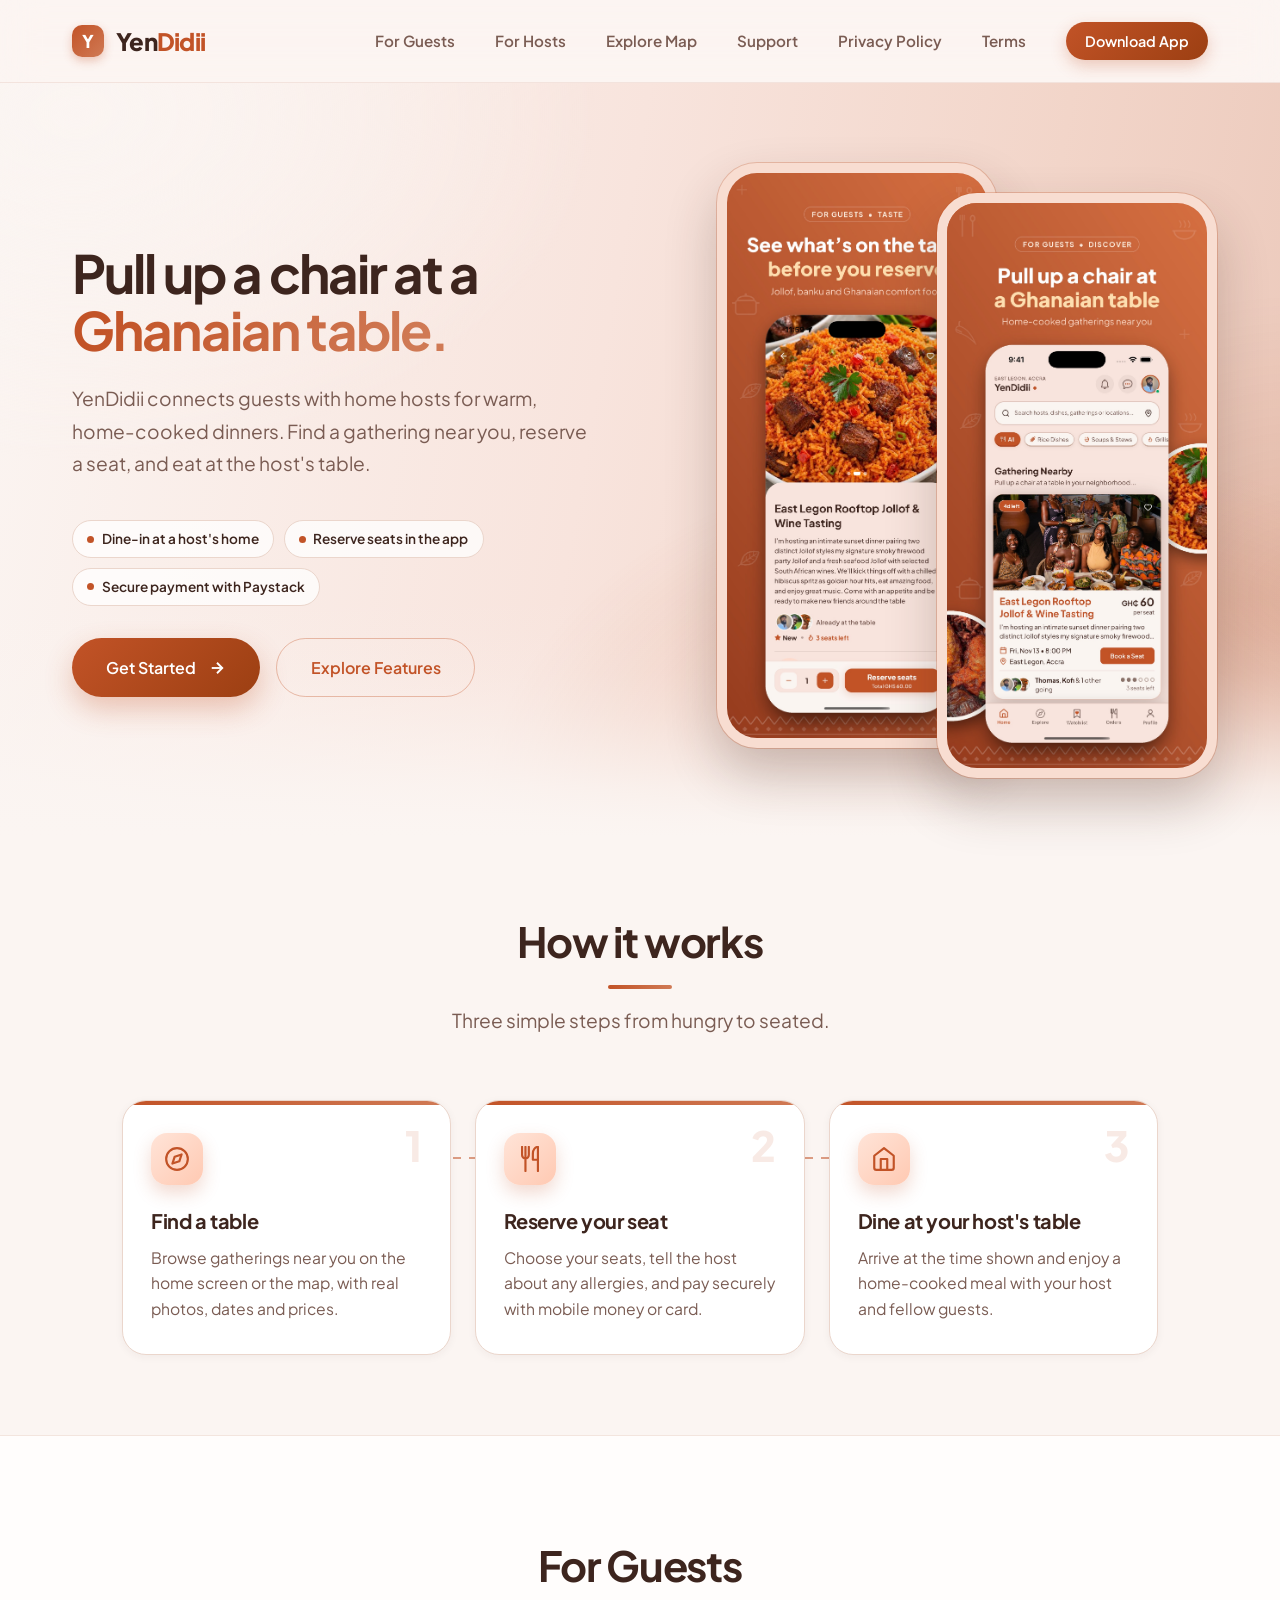
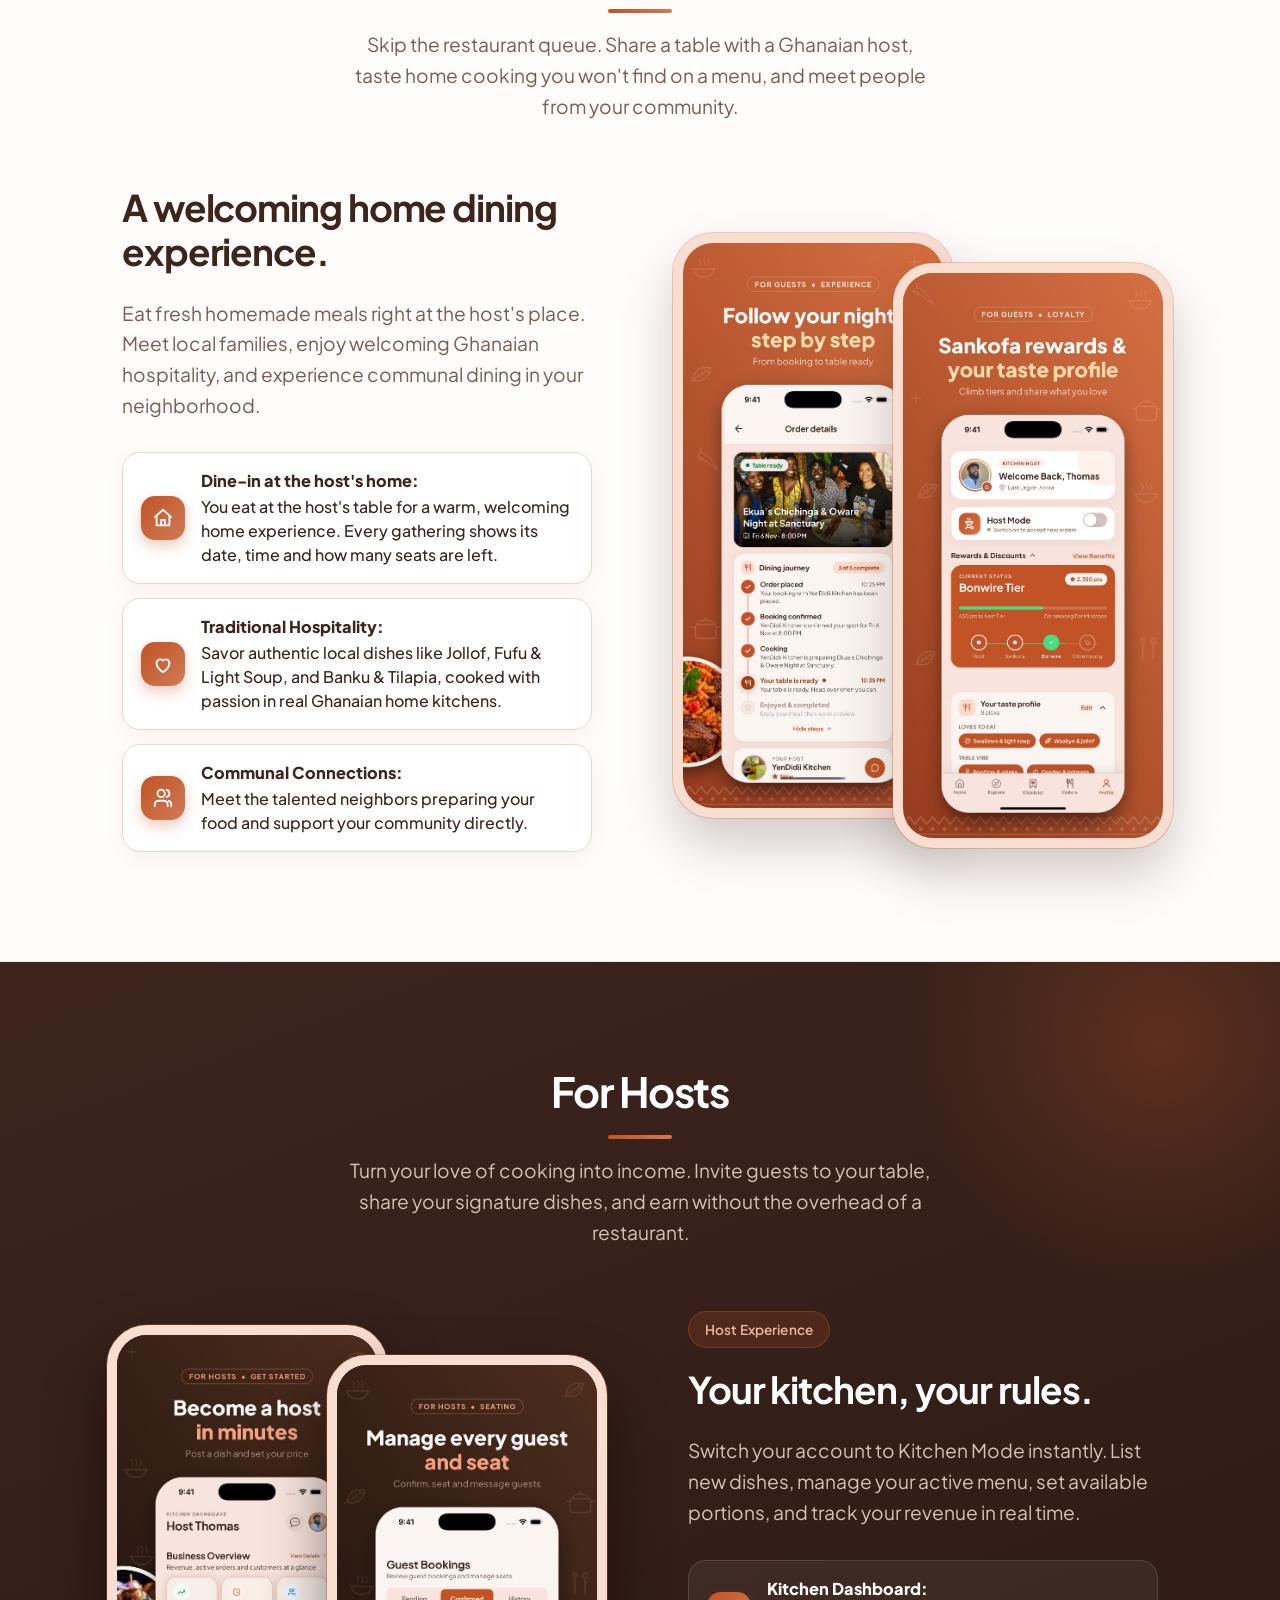
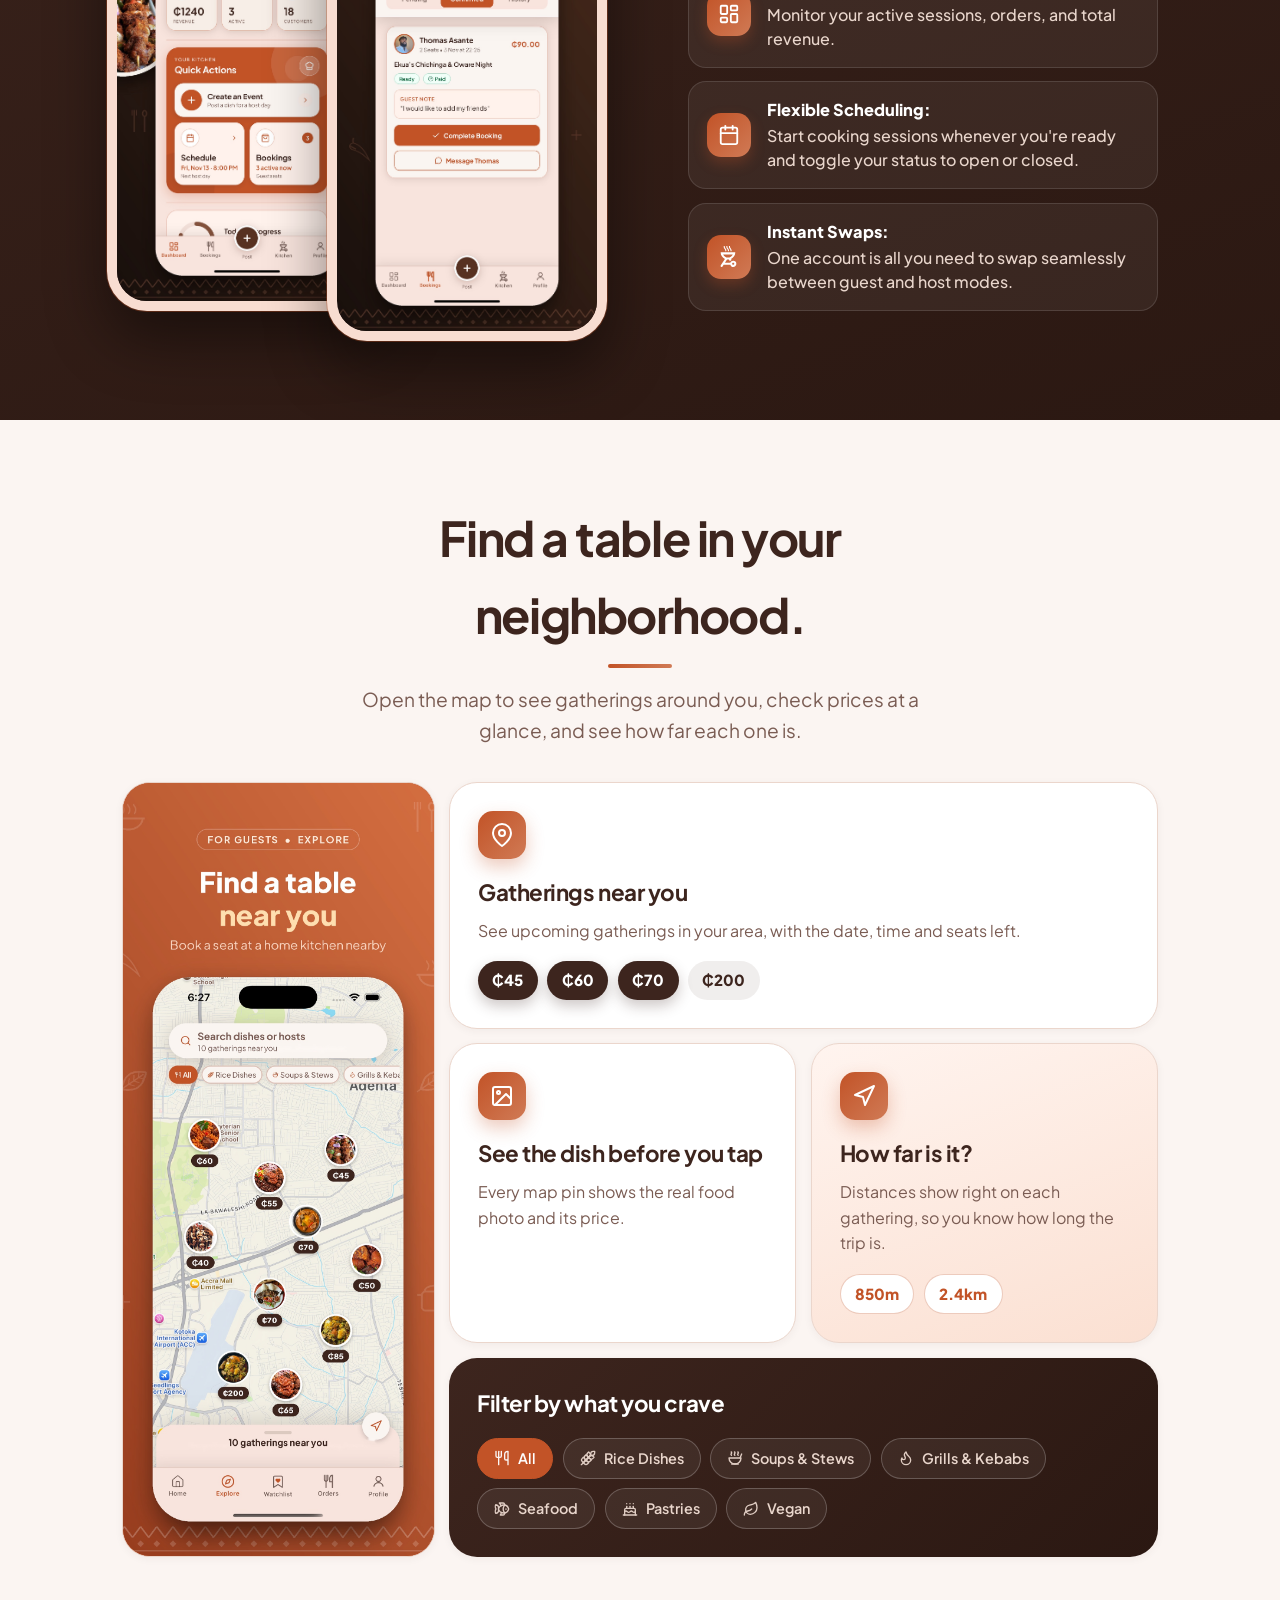
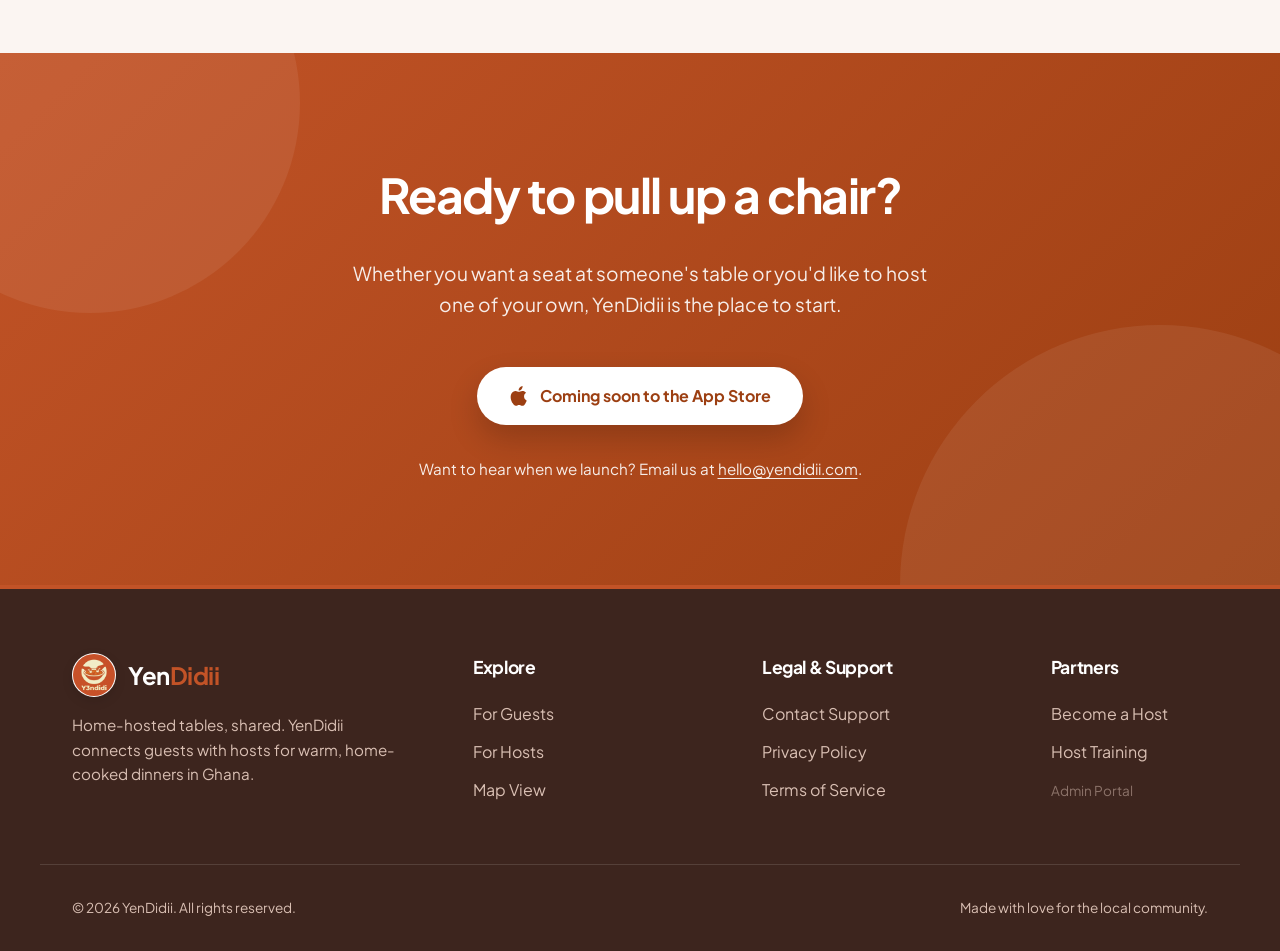
<file: index.html>
<!DOCTYPE html>
<html lang="en">

<head>
    <meta charset="UTF-8">
    <meta name="viewport" content="width=device-width, initial-scale=1.0">
    <title>YenDidii - Discover & Share Homemade Meals</title>
    <meta name="description"
        content="Connect with local home hosts, discover fresh homemade meals, and share the joy of cooking in your neighborhood.">

    <!-- Favicon -->
    <link rel="icon" type="image/png" href="assets/logo.png">
    <link rel="apple-touch-icon" href="assets/logo.png">

    <!-- Open Graph / Facebook -->
    <meta property="og:type" content="website">
    <meta property="og:url" content="https://yendidii.com/">
    <meta property="og:title" content="YenDidii — Discover & Share Homemade Meals">
    <meta property="og:description" content="Connect with local home hosts, discover fresh homemade meals, and share the joy of cooking in your neighborhood.">
    <meta property="og:image" content="https://yendidii.com/assets/logo.png">
    <meta property="og:site_name" content="YenDidii">

    <!-- Twitter Card -->
    <meta name="twitter:card" content="summary_large_image">
    <meta name="twitter:title" content="YenDidii — Discover & Share Homemade Meals">
    <meta name="twitter:description" content="Connect with local home hosts, discover fresh homemade meals, and share the joy of cooking in your neighborhood.">
    <meta name="twitter:image" content="https://yendidii.com/assets/logo.png">

    <!-- Theme Color -->
    <meta name="theme-color" content="#C25327">

    <!-- Canonical URL -->
    <link rel="canonical" href="https://yendidii.com/">

    <!-- SEO Keywords -->
    <meta name="keywords" content="homemade food Ghana, home cooking Accra, local food delivery, Ghanaian food, food sharing app, home host marketplace, YenDidii, jollof rice delivery, local meals near me">

    <link rel="stylesheet" href="styles.css">

    <!-- Google Analytics (GA4) -->
    <script async src="https://www.googletagmanager.com/gtag/js?id=G-XXXXXXXXXX"></script>
    <script>
        window.dataLayer = window.dataLayer || [];
        function gtag(){dataLayer.push(arguments);}
        gtag('js', new Date());
        gtag('config', 'G-XXXXXXXXXX');
    </script>

    <!-- Structured Data (JSON-LD) -->
    <script type="application/ld+json">
    {
        "@context": "https://schema.org",
        "@graph": [
            {
                "@type": "WebSite",
                "name": "YenDidii",
                "url": "https://yendidii.com",
                "description": "The premier foodsharing marketplace connecting passionate home hosts with local food lovers in Ghana.",
                "potentialAction": {
                    "@type": "SearchAction",
                    "target": "https://yendidii.com/?q={search_term_string}",
                    "query-input": "required name=search_term_string"
                }
            },
            {
                "@type": "Organization",
                "name": "YenDidii",
                "url": "https://yendidii.com",
                "logo": "https://yendidii.com/assets/logo.png",
                "sameAs": [],
                "contactPoint": {
                    "@type": "ContactPoint",
                    "email": "hello@yendidii.com",
                    "contactType": "customer support"
                }
            },
            {
                "@type": "SoftwareApplication",
                "name": "YenDidii",
                "operatingSystem": "iOS, Android",
                "applicationCategory": "FoodEstablishment",
                "description": "Discover and order fresh homemade meals from passionate home hosts in your neighborhood.",
                "offers": {
                    "@type": "Offer",
                    "price": "0",
                    "priceCurrency": "GHS"
                }
            }
        ]
    }
    </script>
    <script>document.documentElement.classList.add('js');</script>
</head>

<body>
    <!-- Navigation -->
    <header class="navbar">
        <div class="nav-container">
            <a href="index.html" class="logo-group">
                <div class="logo-icon">Y</div>
                <span class="logo-text">Yen<span>Didii</span></span>
            </a>
            <button class="nav-toggle" aria-label="Toggle menu" onclick="document.querySelector('.nav-container nav').classList.toggle('active'); this.classList.toggle('active');">
                <span class="bar"></span>
                <span class="bar"></span>
                <span class="bar"></span>
            </button>
            <nav>
                <ul class="nav-links">
                    <li><a href="#eaters" class="nav-link">For Guests</a></li>
                    <li><a href="#cooks" class="nav-link">For Hosts</a></li>
                    <li><a href="#map-explore" class="nav-link">Explore Map</a></li>
                    <li><a href="support.html" class="nav-link">Support</a></li>
                    <li><a href="privacy-policy.html" class="nav-link">Privacy Policy</a></li>
                    <li><a href="terms.html" class="nav-link">Terms</a></li>
                    <li><a href="#download" class="nav-btn">Download App</a></li>
                </ul>
            </nav>
        </div>
    </header>

    <!-- Hero Section -->
    <section class="hero">
        <div class="hero-grid">
            <div class="hero-content">
                <h1>Pull up a chair at a <span>Ghanaian table.</span></h1>
                <p>YenDidii connects guests with home hosts for warm, home-cooked dinners. Find a gathering near you, reserve a seat, and eat at the host's table.</p>
                <ul class="hero-points">
                    <li>Dine-in at a host's home</li>
                    <li>Reserve seats in the app</li>
                    <li>Secure payment with Paystack</li>
                </ul>
                <div class="hero-ctas" style="margin-top: 2rem;">
                    <a href="#download" class="btn-primary">
                        <span>Get Started</span>
                        <svg width="18" height="18" viewBox="0 0 24 24" fill="none" stroke="currentColor"
                            stroke-width="2.5">
                            <line x1="5" y1="12" x2="19" y2="12" />
                            <polyline points="12 5 19 12 12 19" />
                        </svg>
                    </a>
                    <a href="#eaters" class="btn-secondary">Explore Features</a>
                </div>
            </div>
            <div class="mode-mockups hero-mockups">
                <img fetchpriority="high" decoding="async" class="app-screenshot" src="assets/screens/guest-listing.jpg" alt="A gathering on YenDidii: see what is on the table before you reserve a seat">
                <img fetchpriority="high" decoding="async" class="app-screenshot screenshot-offset" src="assets/screens/guest-discover.jpg" alt="YenDidii home screen: pull up a chair at a Ghanaian table"
                    style="margin-left: -60px; z-index: 2;">
            </div>
        </div>
    </section>

    <!-- How it works -->
    <section class="steps" id="how-it-works">
        <div class="section-title reveal">
            <h2>How it works</h2>
            <p>Three simple steps from hungry to seated.</p>
        </div>
        <div class="steps-grid reveal">
            <div class="step-card reveal" style="--d:0s; --nd:0.6s">
                <div class="step-number">1</div>
                <div class="step-icon">
                    <svg width="26" height="26" viewBox="0 0 24 24" fill="none" stroke="currentColor" stroke-width="2" stroke-linecap="round" stroke-linejoin="round"><circle cx="12" cy="12" r="10"/><polygon points="16.24 7.76 14.12 14.12 7.76 16.24 9.88 9.88 16.24 7.76"/></svg>
                </div>
                <h3>Find a table</h3>
                <p>Browse gatherings near you on the home screen or the map, with real photos, dates and prices.</p>
            </div>
            <div class="step-card reveal d1" style="--d:0.18s; --nd:1.35s">
                <div class="step-number">2</div>
                <div class="step-icon">
                    <svg width="20" height="26" viewBox="28 4 15 20" fill="none" stroke="currentColor" stroke-width="1.67" stroke-linecap="round" stroke-linejoin="round"><path d="M29.4 4.7V11M34.6 4.7V11M29.4 11a2.6 2.6 0 0 0 5.2 0M32 4.7V23.3M41.6 23.3V4.7c-2.2 0-3.9 2.2-3.9 5v4.9h3.9"/></svg>
                </div>
                <h3>Reserve your seat</h3>
                <p>Choose your seats, tell the host about any allergies, and pay securely with mobile money or card.</p>
            </div>
            <div class="step-card reveal d2" style="--d:0.36s; --nd:2.1s">
                <div class="step-number">3</div>
                <div class="step-icon">
                    <svg width="26" height="26" viewBox="0 0 24 24" fill="none" stroke="currentColor" stroke-width="2" stroke-linecap="round" stroke-linejoin="round"><path d="m3 9 9-7 9 7v11a2 2 0 0 1-2 2H5a2 2 0 0 1-2-2z"/><polyline points="9 22 9 12 15 12 15 22"/></svg>
                </div>
                <h3>Dine at your host's table</h3>
                <p>Arrive at the time shown and enjoy a home-cooked meal with your host and fellow guests.</p>
            </div>
        </div>
    </section>

    <!-- For Eaters Section -->
    <section id="eaters" class="modes-section">
        <div class="section-title reveal">
            <h2>For Guests</h2>
            <p>Skip the restaurant queue. Share a table with a Ghanaian host, taste home cooking you won't find on a menu, and meet people from your community.</p>
        </div>

        <div class="mode-row reveal">
            <div class="mode-content">
                <h3>A welcoming home dining experience.</h3>
                <p>Eat fresh homemade meals right at the host's place. Meet local families, enjoy welcoming Ghanaian hospitality, and experience communal dining in your neighborhood.</p>
                <ul class="features-list">
                    <li>
                        <svg width="22" height="22" viewBox="0 0 24 24" fill="none" stroke="currentColor" stroke-width="2" stroke-linecap="round" stroke-linejoin="round"><path d="M3 11l9-8 9 8"/><path d="M5 10v10h14V10"/><path d="M10 20v-6h4v6"/></svg>
                        <span><strong>Dine-in at the host's home:</strong> You eat at the host's table for a warm, welcoming home experience. Every gathering shows its date, time and how many seats are left.</span>
                    </li>
                    <li>
                        <svg width="22" height="22" viewBox="0 0 24 24" fill="none" stroke="currentColor" stroke-width="2" stroke-linecap="round" stroke-linejoin="round"><path d="M12 21s-7-4.35-7-10a4 4 0 0 1 7-2.65A4 4 0 0 1 19 11c0 5.65-7 10-7 10z"/></svg>
                        <span><strong>Traditional Hospitality:</strong> Savor authentic local dishes like Jollof, Fufu & Light Soup, and Banku & Tilapia, cooked with passion in real Ghanaian home kitchens.</span>
                    </li>
                    <li>
                        <svg width="22" height="22" viewBox="0 0 24 24" fill="none" stroke="currentColor" stroke-width="2" stroke-linecap="round" stroke-linejoin="round"><path d="M17 21v-2a4 4 0 0 0-4-4H7a4 4 0 0 0-4 4v2"/><circle cx="10" cy="7" r="4"/><path d="M21 21v-2a4 4 0 0 0-3-3.87"/><path d="M16 3.13a4 4 0 0 1 0 7.75"/></svg>
                        <span><strong>Communal Connections:</strong> Meet the talented neighbors preparing your food and support your community directly.</span>
                    </li>
                </ul>
            </div>
            <div class="mode-mockups">
                <img loading="lazy" decoding="async" class="app-screenshot" src="assets/screens/guest-order-journey.jpg" alt="Order details: follow your night step by step">
                <img loading="lazy" decoding="async" class="app-screenshot screenshot-offset" src="assets/screens/guest-loyalty.jpg" alt="Sankofa rewards and your taste profile"
                    style="margin-left: -60px; z-index: 2;">
            </div>
        </div>
    </section>

    <!-- For Cooks Section -->
    <section id="cooks" class="modes-section" style="background-color: var(--bg-main);">
        <div class="section-title reveal">
            <h2>For Hosts</h2>
            <p>Turn your love of cooking into income. Invite guests to your table, share your signature dishes, and earn without the overhead of a restaurant.</p>
        </div>

        <div class="mode-row reversed reveal">
            <div class="mode-content">
                <div class="badge">
                    Host Experience
                </div>
                <h3>Your kitchen, your rules.</h3>
                <p>Switch your account to Kitchen Mode instantly. List new dishes, manage your active menu, set
                    available portions, and track your revenue in real time.</p>
                <ul class="features-list">
                    <li>
                        <svg width="22" height="22" viewBox="0 0 24 24" fill="none" stroke="currentColor" stroke-width="2" stroke-linecap="round" stroke-linejoin="round"><rect width="7" height="9" x="3" y="3" rx="1"/><rect width="7" height="5" x="14" y="3" rx="1"/><rect width="7" height="9" x="14" y="12" rx="1"/><rect width="7" height="5" x="3" y="16" rx="1"/></svg>
                        <span><strong>Kitchen Dashboard:</strong> Monitor your active sessions, orders, and total
                            revenue.</span>
                    </li>
                    <li>
                        <svg width="22" height="22" viewBox="0 0 24 24" fill="none" stroke="currentColor" stroke-width="2" stroke-linecap="round" stroke-linejoin="round"><path d="M8 2v4"/><path d="M16 2v4"/><rect width="18" height="18" x="3" y="4" rx="2"/><path d="M3 10h18"/></svg>
                        <span><strong>Flexible Scheduling:</strong> Start cooking sessions whenever you're ready and
                            toggle your status to open or closed.</span>
                    </li>
                    <li>
                        <svg width="22" height="22" viewBox="0 0 16 21" fill="currentColor"><path d="M12.012 14C12.8453 14 13.5537 14.2917 14.137 14.875C14.7203 15.4583 15.012 16.1667 15.012 17C15.012 17.8333 14.7203 18.5417 14.137 19.125C13.5537 19.7083 12.8453 20 12.012 20C11.3787 20 10.8078 19.8167 10.2995 19.45C9.79117 19.0833 9.42867 18.6 9.212 18H2.862L1.862 19.55C1.712 19.7833 1.4995 19.9292 1.2245 19.9875C0.9495 20.0458 0.695333 20 0.462 19.85C0.228667 19.7 0.0828333 19.4875 0.0245 19.2125C-0.0338333 18.9375 0.012 18.6833 0.162 18.45L4.112 12.4C2.912 11.85 1.92867 11.0042 1.162 9.8625C0.395333 8.72083 0.012 7.43333 0.012 6H14.012C14.012 7.43333 13.6287 8.72083 12.862 9.8625C12.0953 11.0042 11.112 11.85 9.912 12.4L10.487 13.3C10.137 13.4667 9.8495 13.6333 9.6245 13.8C9.3995 13.9667 9.15367 14.2 8.887 14.5L7.887 12.95C7.75367 12.9833 7.612 13 7.462 13C7.312 13 7.162 13 7.012 13C6.862 13 6.712 13 6.562 13C6.412 13 6.27033 12.9833 6.137 12.95L4.162 16H9.212C9.42867 15.4 9.79117 14.9167 10.2995 14.55C10.8078 14.1833 11.3787 14 12.012 14ZM12.012 18C12.2953 18 12.5328 17.9042 12.7245 17.7125C12.9162 17.5208 13.012 17.2833 13.012 17C13.012 16.7167 12.9162 16.4792 12.7245 16.2875C12.5328 16.0958 12.2953 16 12.012 16C11.7287 16 11.4912 16.0958 11.2995 16.2875C11.1078 16.4792 11.012 16.7167 11.012 17C11.012 17.2833 11.1078 17.5208 11.2995 17.7125C11.4912 17.9042 11.7287 18 12.012 18ZM7.012 11C8.012 11 8.9245 10.725 9.7495 10.175C10.5745 9.625 11.1953 8.9 11.612 8H2.412C2.84533 8.9 3.47033 9.625 4.287 10.175C5.10367 10.725 6.012 11 7.012 11ZM4.412 5C4.49533 4.51667 4.48283 4.10833 4.3745 3.775C4.26617 3.44167 4.037 3.05833 3.687 2.625C3.35367 2.19167 3.13283 1.77917 3.0245 1.3875C2.91617 0.995833 2.90367 0.533333 2.987 0H3.987C3.90367 0.483333 3.91617 0.8875 4.0245 1.2125C4.13283 1.5375 4.362 1.91667 4.712 2.35C5.062 2.78333 5.287 3.19583 5.387 3.5875C5.487 3.97917 5.49533 4.45 5.412 5H4.412ZM6.912 5C6.99533 4.51667 6.987 4.10833 6.887 3.775C6.787 3.44167 6.562 3.05833 6.212 2.625C5.862 2.20833 5.63283 1.80417 5.5245 1.4125C5.41617 1.02083 5.40367 0.55 5.487 0H6.487C6.40367 0.483333 6.41617 0.8875 6.5245 1.2125C6.63283 1.5375 6.862 1.91667 7.212 2.35C7.54533 2.76667 7.76617 3.17083 7.8745 3.5625C7.98283 3.95417 7.99533 4.43333 7.912 5H6.912ZM9.412 5C9.49533 4.51667 9.487 4.10833 9.387 3.775C9.287 3.44167 9.062 3.05833 8.712 2.625C8.362 2.20833 8.13283 1.80417 8.0245 1.4125C7.91617 1.02083 7.90367 0.55 7.987 0H8.987C8.90367 0.483333 8.91617 0.8875 9.0245 1.2125C9.13283 1.5375 9.362 1.91667 9.712 2.35C10.0453 2.76667 10.2662 3.17083 10.3745 3.5625C10.4828 3.95417 10.4953 4.43333 10.412 5H9.412Z"/></svg>
                        <span><strong>Instant Swaps:</strong> One account is all you need to swap seamlessly between
                            guest and host modes.</span>
                    </li>
                </ul>
            </div>
            <div class="mode-mockups">
                <img loading="lazy" decoding="async" class="app-screenshot" src="assets/screens/host-become.jpg" alt="Become a host in minutes">
                <img loading="lazy" decoding="async" class="app-screenshot screenshot-offset" src="assets/screens/host-bookings.jpg" alt="Manage every guest and seat"
                    style="margin-left: -60px; z-index: 2;">
            </div>
        </div>
    </section>

    <!-- Map Feature Section: bento box -->
    <section id="map-explore" class="map-highlight bento-section">
        <div class="section-title reveal">
            <h2>Find a table in your neighborhood.</h2>
            <p>Open the map to see gatherings around you, check prices at a glance, and see how far each one is.</p>
        </div>

        <div class="bento">
            <div class="bento-tile bento-map reveal">
                <img src="assets/screens/guest-explore.jpg" loading="lazy" alt="Explore map: find a table near you">
            </div>

            <div class="bento-tile bento-near reveal d1">
                <div class="bento-icon">
                    <svg width="24" height="24" viewBox="0 0 24 24" fill="none" stroke="currentColor" stroke-width="2" stroke-linecap="round" stroke-linejoin="round"><path d="M21 10c0 7-9 13-9 13S3 17 3 10a9 9 0 0 1 18 0z"/><circle cx="12" cy="10" r="3"/></svg>
                </div>
                <h3>Gatherings near you</h3>
                <p>See upcoming gatherings in your area, with the date, time and seats left.</p>
                <div class="bento-pills">
                    <span class="price-pill">₵45</span>
                    <span class="price-pill">₵60</span>
                    <span class="price-pill">₵70</span>
                    <span class="price-pill price-pill-soft">₵200</span>
                </div>
            </div>

            <div class="bento-tile bento-photo reveal d2">
                <div class="bento-photo-text">
                    <div class="bento-icon">
                        <svg width="24" height="24" viewBox="0 0 24 24" fill="none" stroke="currentColor" stroke-width="2" stroke-linecap="round" stroke-linejoin="round"><rect x="3" y="3" width="18" height="18" rx="2"/><circle cx="8.5" cy="8.5" r="1.5"/><polyline points="21 15 16 10 5 21"/></svg>
                    </div>
                    <h3>See the dish before you tap</h3>
                    <p>Every map pin shows the real food photo and its price.</p>
                </div>
            </div>

            <div class="bento-tile bento-distance reveal d1">
                <div class="bento-icon">
                    <svg width="24" height="24" viewBox="0 0 24 24" fill="none" stroke="currentColor" stroke-width="2" stroke-linecap="round" stroke-linejoin="round"><polygon points="3 11 22 2 13 21 11 13 3 11"/></svg>
                </div>
                <h3>How far is it?</h3>
                <p>Distances show right on each gathering, so you know how long the trip is.</p>
                <div class="bento-pills">
                    <span class="dist-pill">850m</span>
                    <span class="dist-pill">2.4km</span>
                </div>
            </div>

            <div class="bento-tile bento-filters reveal d2">
                <h3>Filter by what you crave</h3>
                <div class="bento-pills bento-pills-wrap">
                    <span class="cat-pill cat-on"><svg class="cat-ico" width="16" height="16" viewBox="0 0 24 24" fill="none" stroke="currentColor" stroke-width="2" stroke-linecap="round" stroke-linejoin="round" aria-hidden="true"><path d="M3 2v7c0 1.1.9 2 2 2h4a2 2 0 0 0 2-2V2"/><path d="M7 2v20"/><path d="M21 15V2a5 5 0 0 0-5 5v6c0 1.1.9 2 2 2h3Zm0 0v7"/></svg>All</span>
                    <span class="cat-pill"><svg class="cat-ico" width="16" height="16" viewBox="0 0 24 24" fill="none" stroke="currentColor" stroke-width="2" stroke-linecap="round" stroke-linejoin="round" aria-hidden="true"><path d="M2 22 16 8"/><path d="M3.47 12.53 5 11l1.53 1.53a3.5 3.5 0 0 1 0 4.94L5 19l-1.53-1.53a3.5 3.5 0 0 1 0-4.94Z"/><path d="M7.47 8.53 9 7l1.53 1.53a3.5 3.5 0 0 1 0 4.94L9 15l-1.53-1.53a3.5 3.5 0 0 1 0-4.94Z"/><path d="M11.47 4.53 13 3l1.53 1.53a3.5 3.5 0 0 1 0 4.94L13 11l-1.53-1.53a3.5 3.5 0 0 1 0-4.94Z"/><path d="M20 2h2v2a4 4 0 0 1-4 4h-2V6a4 4 0 0 1 4-4Z"/><path d="M11.47 17.47 13 19l-1.53 1.53a3.5 3.5 0 0 1-4.94 0L5 19l1.53-1.53a3.5 3.5 0 0 1 4.94 0Z"/><path d="M15.47 13.47 17 15l-1.53 1.53a3.5 3.5 0 0 1-4.94 0L9 15l1.53-1.53a3.5 3.5 0 0 1 4.94 0Z"/><path d="M19.47 9.47 21 11l-1.53 1.53a3.5 3.5 0 0 1-4.94 0L13 11l1.53-1.53a3.5 3.5 0 0 1 4.94 0Z"/></svg>Rice Dishes</span>
                    <span class="cat-pill"><svg class="cat-ico" width="16" height="16" viewBox="0 0 24 24" fill="none" stroke="currentColor" stroke-width="2" stroke-linecap="round" stroke-linejoin="round" aria-hidden="true"><path d="M12 21a9 9 0 0 0 9-9H3a9 9 0 0 0 9 9Z"/><path d="M7 21h10"/><path d="M19.5 12 22 6"/><path d="M16.25 3c.27.1.8.53.75 1.36-.06.83-.93 1.2-1 2.02-.05.78.34 1.24.73 1.62"/><path d="M11.25 3c.27.1.8.53.74 1.36-.05.83-.93 1.2-.98 2.02-.06.78.33 1.24.72 1.62"/><path d="M6.25 3c.27.1.8.53.75 1.36-.06.83-.93 1.2-1 2.02-.05.78.34 1.24.74 1.62"/></svg>Soups &amp; Stews</span>
                    <span class="cat-pill"><svg class="cat-ico" width="16" height="16" viewBox="0 0 24 24" fill="none" stroke="currentColor" stroke-width="2" stroke-linecap="round" stroke-linejoin="round" aria-hidden="true"><path d="M12 3q1 4 4 6.5t3 5.5a1 1 0 0 1-14 0 5 5 0 0 1 1-3 1 1 0 0 0 5 0c0-2-1.5-3-1.5-5q0-2 2.5-4"/></svg>Grills &amp; Kebabs</span>
                    <span class="cat-pill"><svg class="cat-ico" width="16" height="16" viewBox="0 0 24 24" fill="none" stroke="currentColor" stroke-width="2" stroke-linecap="round" stroke-linejoin="round" aria-hidden="true"><path d="M6.5 12c.94-3.46 4.94-6 8.5-6 3.56 0 6.06 2.54 7 6-.94 3.47-3.44 6-7 6s-7.56-2.53-8.5-6Z"/><path d="M18 12v.5"/><path d="M16 17.93a9.77 9.77 0 0 1 0-11.86"/><path d="M7 10.67C7 8 5.58 5.97 2.73 5.5c-1 1.5-1 5 .23 6.5-1.24 1.5-1.24 5-.23 6.5C5.58 18.03 7 16 7 13.33"/><path d="M10.46 7.26C10.2 5.88 9.17 4.24 8 3h5.8a2 2 0 0 1 1.98 1.67l.23 1.4"/><path d="m16.01 17.93-.23 1.4A2 2 0 0 1 13.8 21H9.5a5.96 5.96 0 0 0 1.49-3.98"/></svg>Seafood</span>
                    <span class="cat-pill"><svg class="cat-ico" width="16" height="16" viewBox="0 0 24 24" fill="none" stroke="currentColor" stroke-width="2" stroke-linecap="round" stroke-linejoin="round" aria-hidden="true"><path d="M20 21v-8a2 2 0 0 0-2-2H6a2 2 0 0 0-2 2v8"/><path d="M4 16s.5-1 2-1 2.5 2 4 2 2.5-2 4-2 2.5 2 4 2 2-1 2-1"/><path d="M2 21h20"/><path d="M7 8v3"/><path d="M12 8v3"/><path d="M17 8v3"/><path d="M7 4h.01"/><path d="M12 4h.01"/><path d="M17 4h.01"/></svg>Pastries</span>
                    <span class="cat-pill"><svg class="cat-ico" width="16" height="16" viewBox="0 0 24 24" fill="none" stroke="currentColor" stroke-width="2" stroke-linecap="round" stroke-linejoin="round" aria-hidden="true"><path d="M11 20A7 7 0 0 1 9.8 6.1C15.5 5 17 4.48 19 2c1 2 2 4.18 2 8 0 5.5-4.78 10-10 10Z"/><path d="M2 21c0-3 1.85-5.36 5.08-6C9.5 14.52 12 13 13 12"/></svg>Vegan</span>
                </div>
            </div>
        </div>
    </section>

    <!-- Download Section -->
    <section id="download" class="cta-banner">
        <div class="reveal">
            <h2>Ready to pull up a chair?</h2>
            <p>Whether you want a seat at someone's table or you'd like to host one of your own, YenDidii is the place to start.</p>
            <div class="download-buttons">
                <span class="coming-soon-pill">
                    <svg width="22" height="22" viewBox="0 0 24 24" fill="currentColor"><path d="M16.37 12.64c-.03-2.7 2.2-4 2.3-4.06-1.25-1.83-3.2-2.08-3.9-2.1-1.66-.17-3.24.98-4.08.98-.85 0-2.15-.96-3.53-.93-1.82.03-3.5 1.06-4.43 2.69-1.9 3.28-.49 8.13 1.36 10.79.9 1.3 1.98 2.76 3.4 2.71 1.36-.05 1.88-.88 3.52-.88 1.65 0 2.11.88 3.55.85 1.47-.02 2.4-1.33 3.3-2.64 1.04-1.51 1.47-2.97 1.49-3.05-.03-.01-2.85-1.09-2.88-4.34zM13.7 4.6c.75-.9 1.25-2.16 1.11-3.4-1.07.04-2.37.71-3.14 1.61-.69.8-1.29 2.08-1.13 3.3 1.2.09 2.42-.61 3.16-1.51z"/></svg>
                    <span>Coming soon to the App Store</span>
                </span>
            </div>
            <p class="cta-note">Want to hear when we launch? Email us at <a href="mailto:hello@yendidii.com">hello@yendidii.com</a>.</p>
        </div>
    </section>

    <!-- Footer -->
    <footer class="footer">
        <div class="footer-container">
            <div class="footer-brand">
                <div class="footer-logo-row">
                    <div class="footer-logo-circle"><img src="assets/logo.png" alt="YenDidii Logo"></div>
                    <h3>Yen<span>Didii</span></h3>
                </div>
                <p>Home-hosted tables, shared. YenDidii connects guests with hosts for warm, home-cooked dinners in Ghana.</p>
            </div>
            <div class="footer-links">
                <h4>Explore</h4>
                <ul>
                    <li><a href="#eaters">For Guests</a></li>
                    <li><a href="#cooks">For Hosts</a></li>
                    <li><a href="#map-explore">Map View</a></li>
                </ul>
            </div>
            <div class="footer-links">
                <h4>Legal &amp; Support</h4>
                <ul>
                    <li><a href="support.html">Contact Support</a></li>
                    <li><a href="privacy-policy.html">Privacy Policy</a></li>
                    <li><a href="terms.html">Terms of Service</a></li>
                </ul>
            </div>
            <div class="footer-links">
                <h4>Partners</h4>
                <ul>
                    <li><a href="become-cook.html">Become a Host</a></li>
                    <li><a href="cook-training.html">Host Training</a></li>
                    <li><a href="admin.html" style="opacity:0.5;font-size:0.85rem;">Admin Portal</a></li>
                </ul>
            </div>
        </div>
        <div class="footer-bottom">
            <p>&copy; 2026 YenDidii. All rights reserved.</p>
            <p>Made with love for the local community.</p>
        </div>
    </footer>

    <script>
        // Shadow under the menu once you scroll, and a soft fade-in as sections come into view
        (function () {
            var nav = document.querySelector('.navbar');
            var onScroll = function () { if (nav) nav.classList.toggle('scrolled', window.scrollY > 8); };
            onScroll();
            window.addEventListener('scroll', onScroll, { passive: true });

            // footer columns come up one after another
            document.querySelectorAll('.footer-brand, .footer-links').forEach(function (el, i) {
                el.classList.add('reveal', 'd' + Math.min(i, 3));
            });

            var items = document.querySelectorAll('.reveal');
            if (!('IntersectionObserver' in window)) {
                items.forEach(function (el) { el.classList.add('in'); });
                return;
            }
            var io = new IntersectionObserver(function (entries) {
                entries.forEach(function (e) {
                    if (e.isIntersecting) { e.target.classList.add('in'); io.unobserve(e.target); }
                });
            }, { threshold: 0.12, rootMargin: '0px 0px -6% 0px' });
            items.forEach(function (el) { io.observe(el); });
        })();
    </script>
    <script>
        // Close mobile menu when links are clicked
        document.querySelectorAll('.nav-links a').forEach(link => {
            link.addEventListener('click', () => {
                const navMenu = document.querySelector('.nav-container nav');
                const navToggle = document.querySelector('.nav-toggle');
                if (navMenu) navMenu.classList.remove('active');
                if (navToggle) navToggle.classList.remove('active');
            });
        });
    </script>
</body>
</html>
</file>
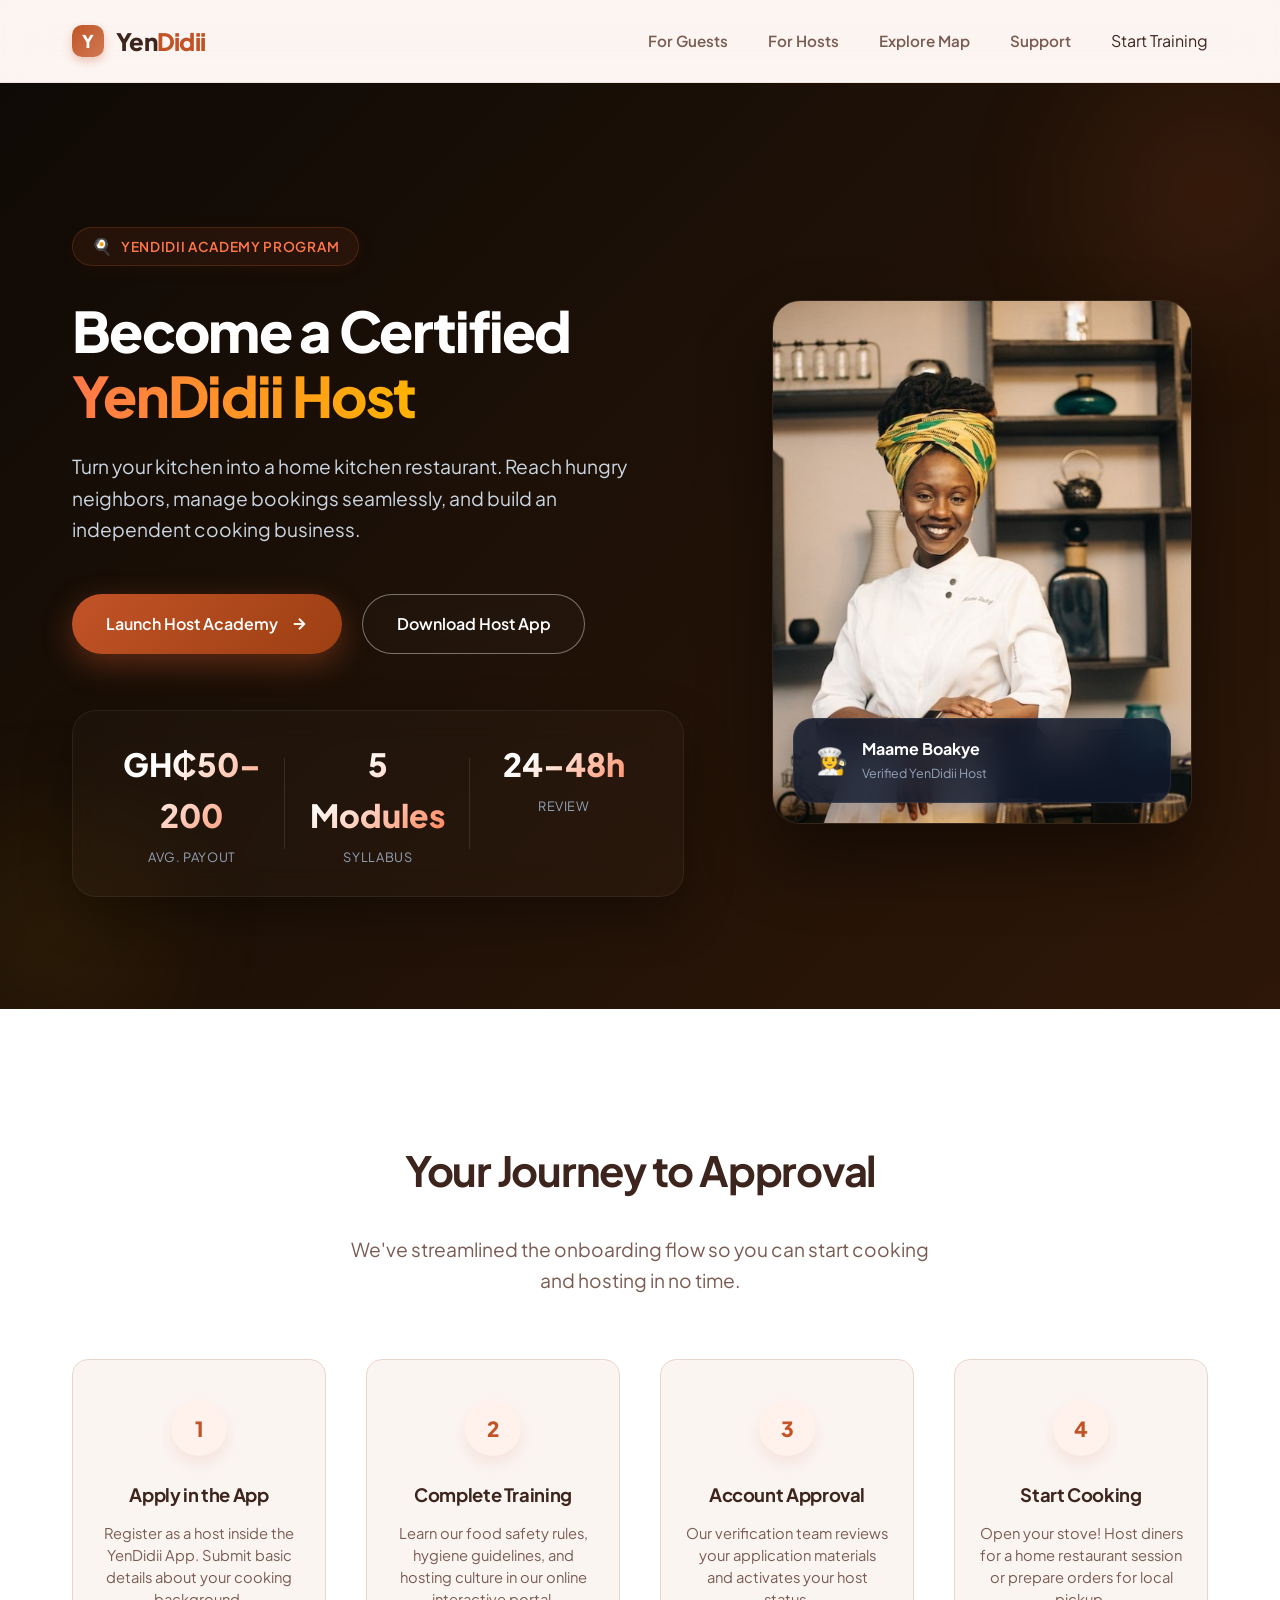
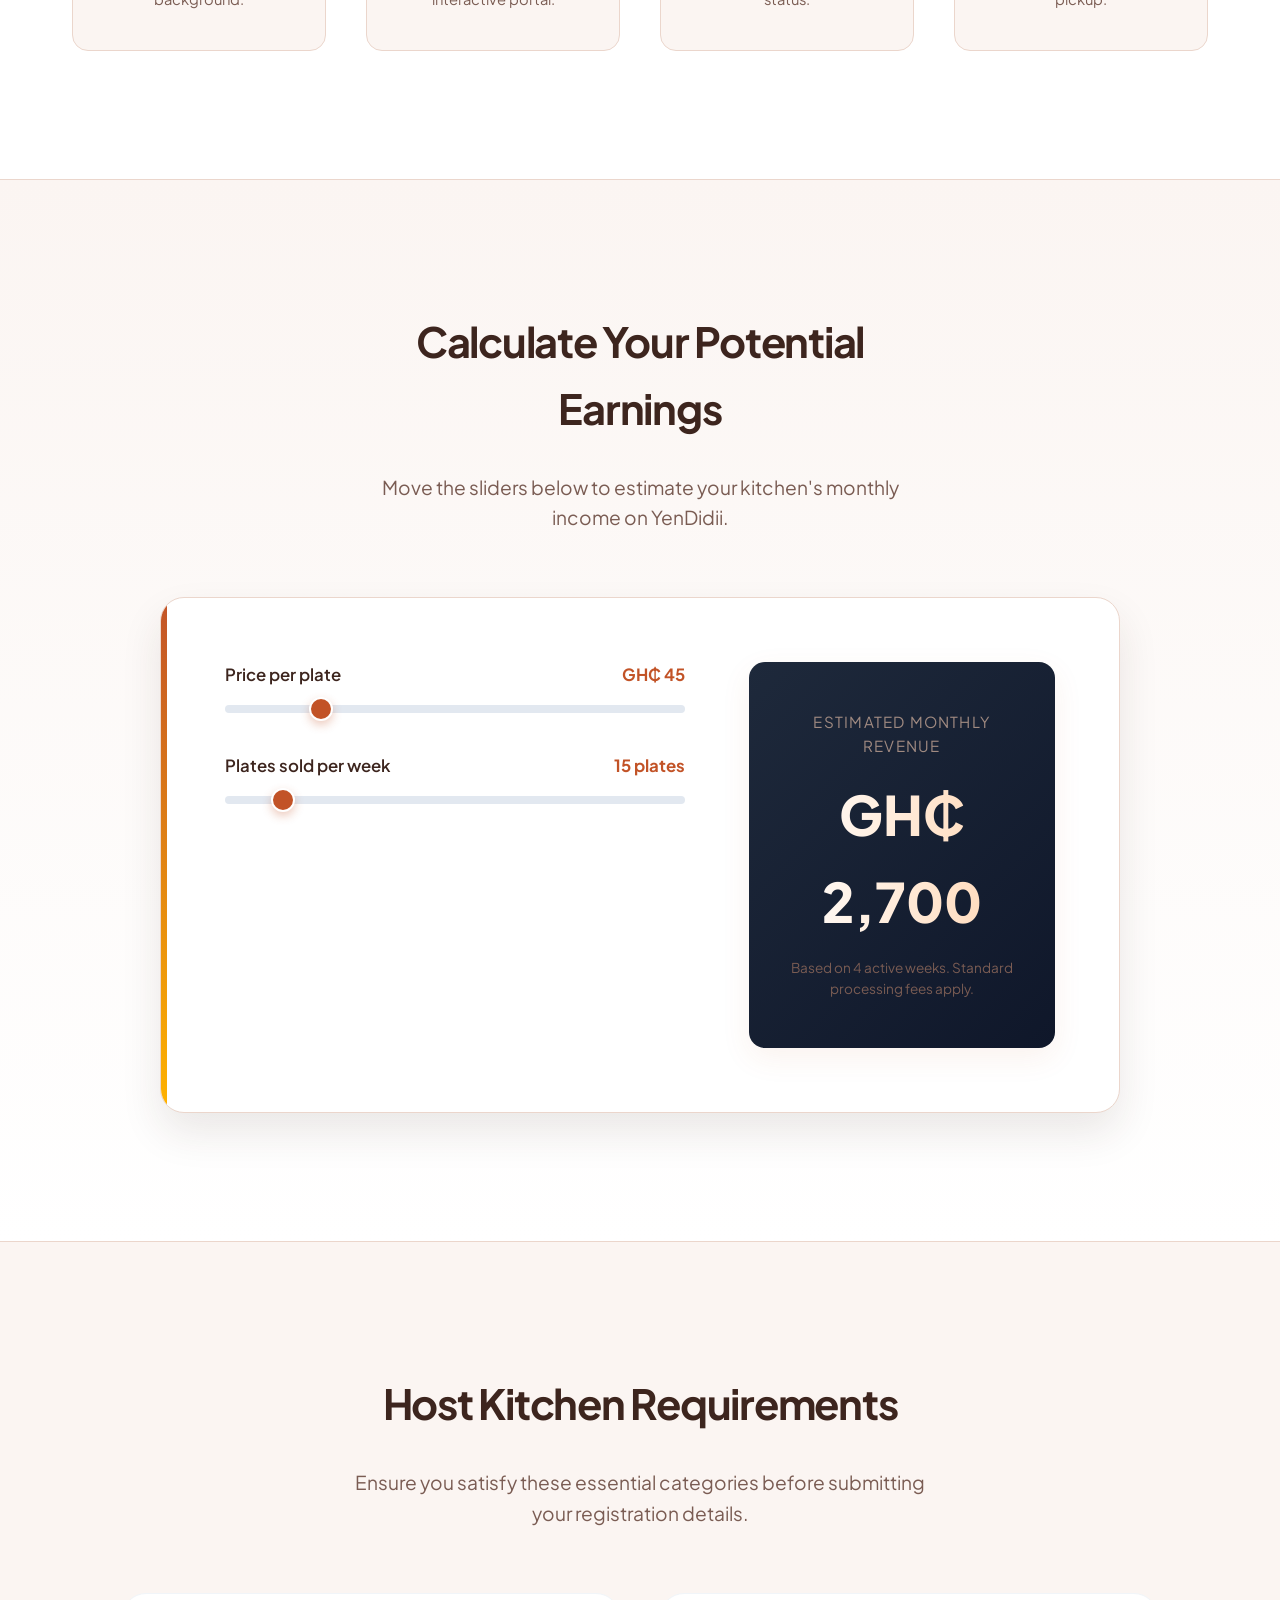
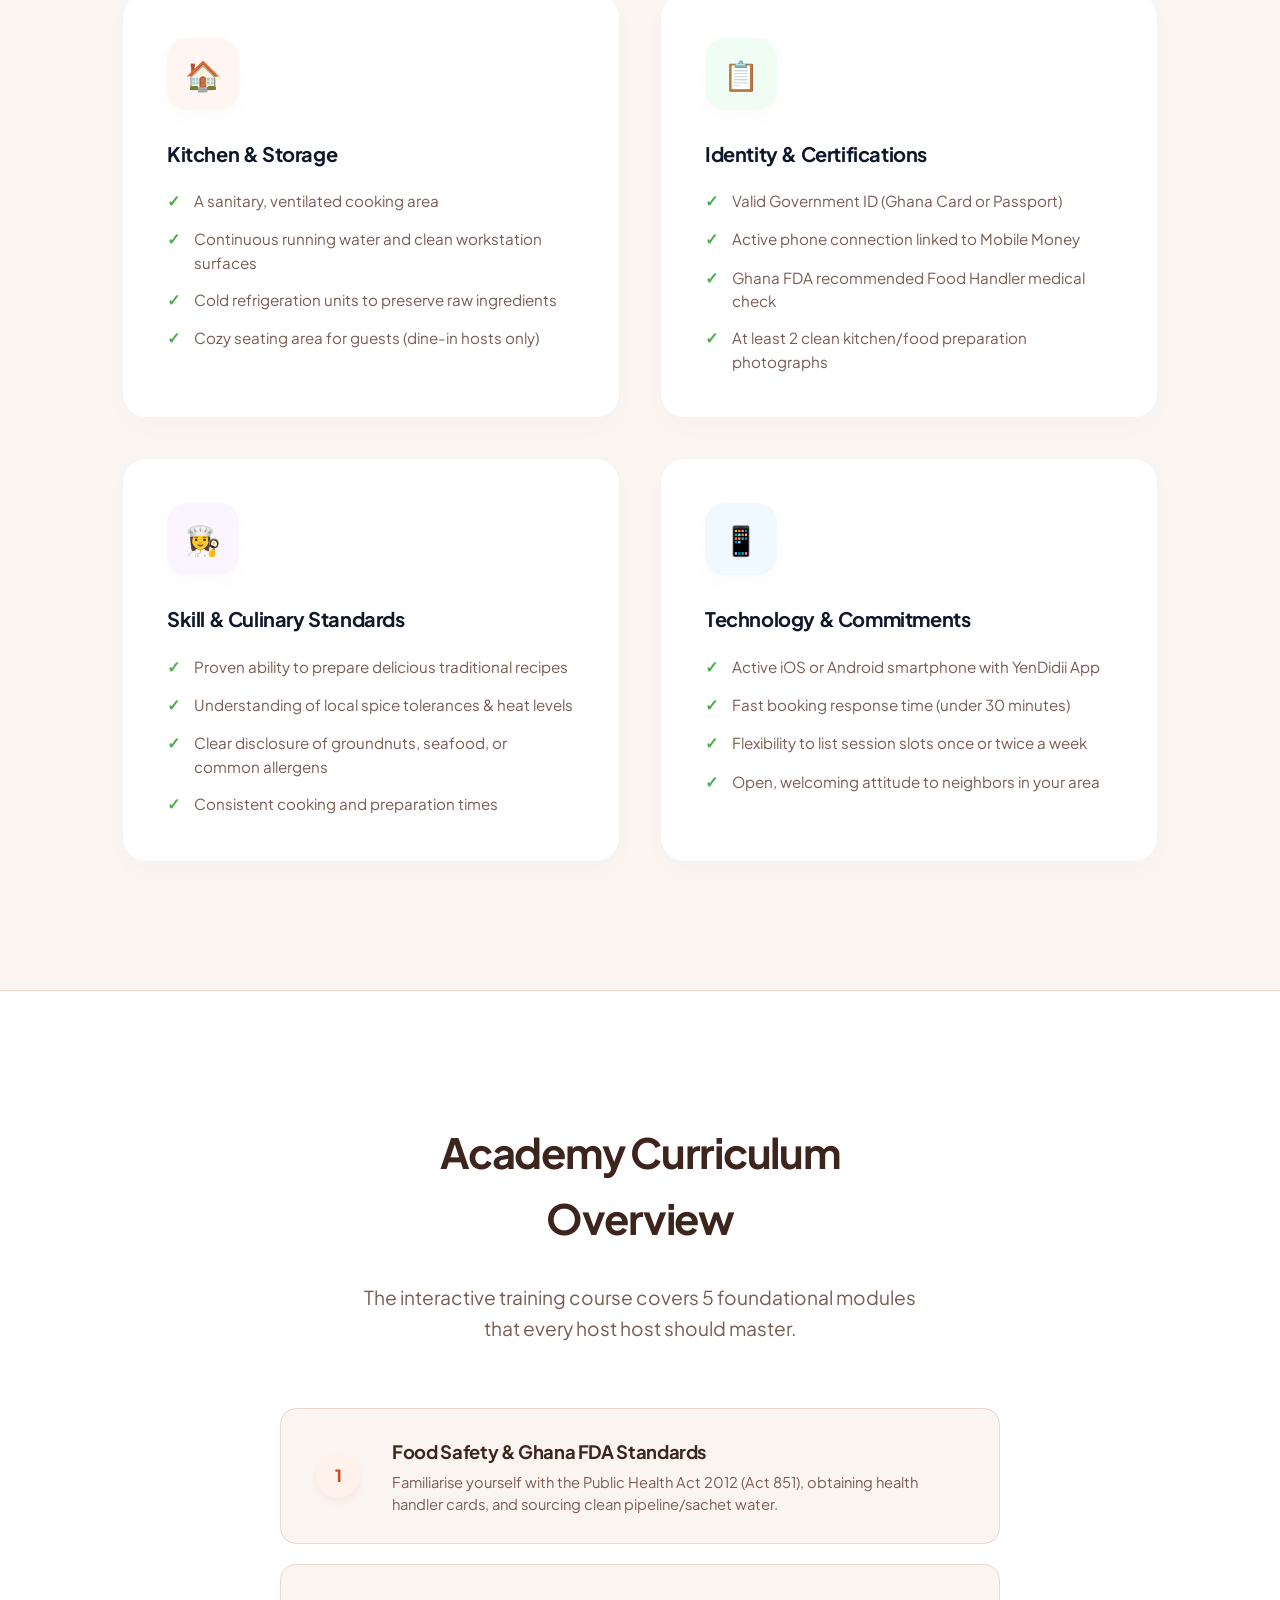
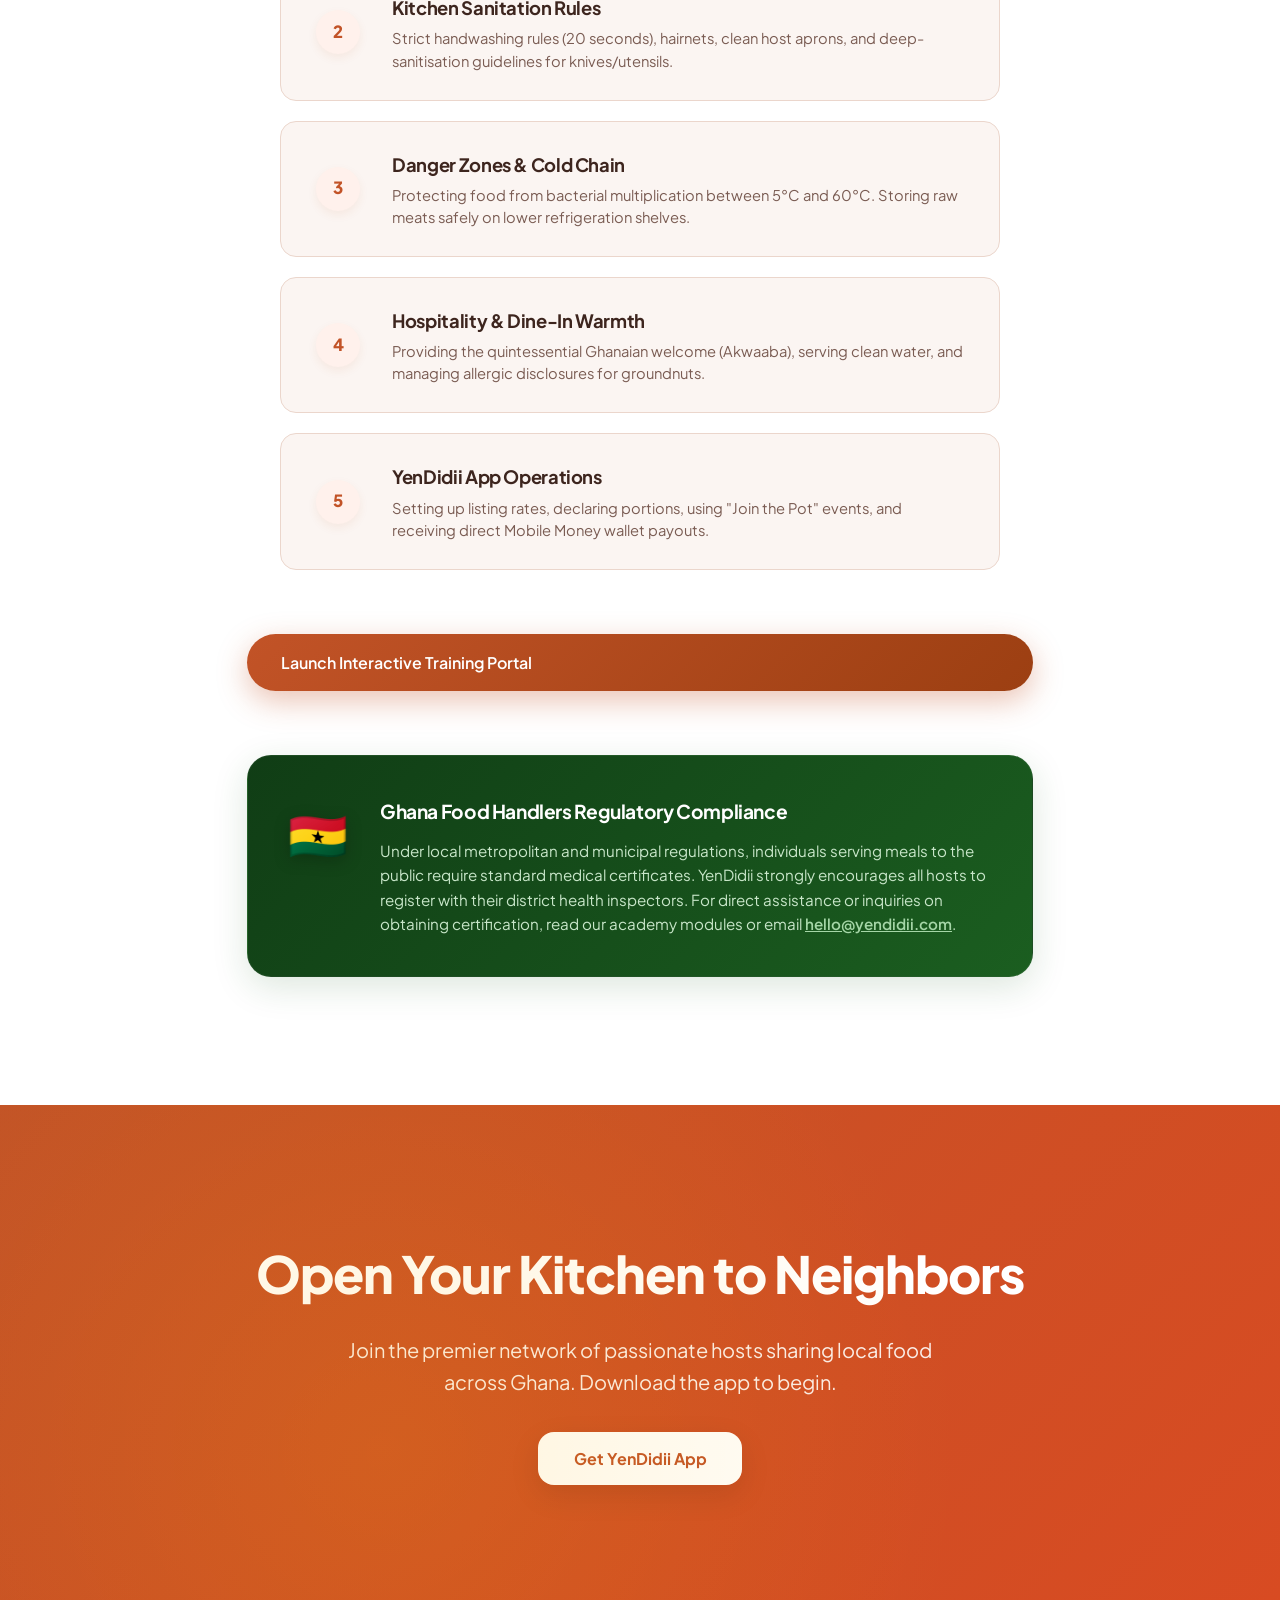
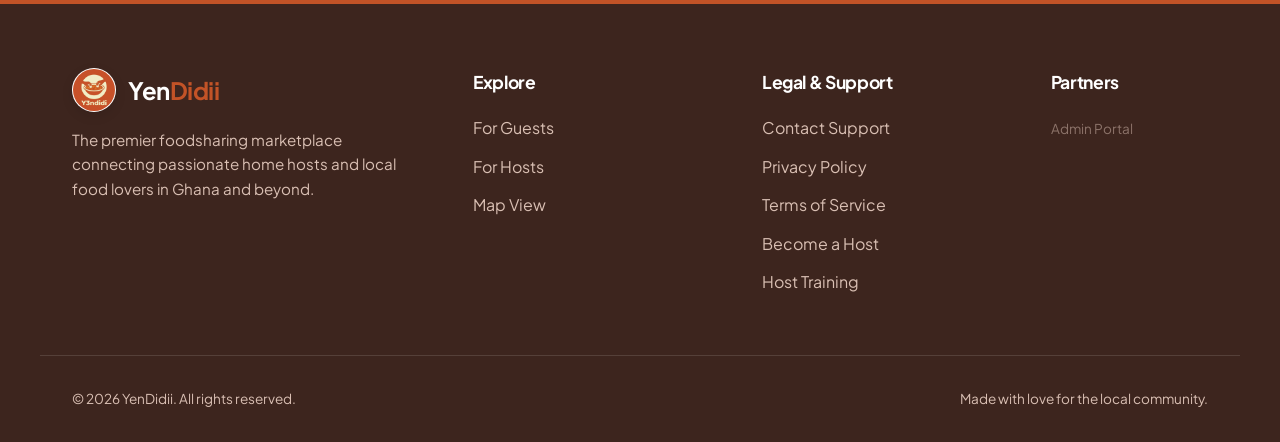
<file: become-cook.html>
<!DOCTYPE html>
<html lang="en">
<head>
    <meta charset="UTF-8">
    <meta name="viewport" content="width=device-width, initial-scale=1.0">
    <title>Become a Host — YenDidii</title>
    <meta name="description" content="Join YenDidii as a home host. Learn our food safety standards, Ghana FDA requirements, and how to host guests from your kitchen.">

    <!-- Favicon -->
    <link rel="icon" type="image/png" href="assets/logo.png">
    <link rel="apple-touch-icon" href="assets/logo.png">

    <!-- Open Graph / Facebook -->
    <meta property="og:type" content="website">
    <meta property="og:url" content="https://yendidii.com/become-host">
    <meta property="og:title" content="Become a Host — YenDidii">
    <meta property="og:description" content="Join YenDidii as a home host. Learn our food safety standards, Ghana FDA requirements, and how to host guests from your kitchen.">
    <meta property="og:image" content="https://yendidii.com/assets/logo.png">
    <meta property="og:site_name" content="YenDidii">

    <!-- Twitter Card -->
    <meta name="twitter:card" content="summary_large_image">
    <meta name="twitter:title" content="Become a Host — YenDidii">
    <meta name="twitter:description" content="Join YenDidii as a home host. Learn food safety, Ghana FDA requirements, and how to host guests.">
    <meta name="twitter:image" content="https://yendidii.com/assets/logo.png">

    <!-- Theme Color -->
    <meta name="theme-color" content="#C25327">
    <!-- Canonical URL -->
    <link rel="canonical" href="https://yendidii.com/become-cook">

    <!-- SEO Keywords -->
    <meta name="keywords" content="become a host Ghana, home host jobs Accra, host from home, food business Ghana, YenDidii host, sell homemade food, FDA food handler Ghana">

    <link rel="stylesheet" href="styles.css">

    <!-- Google Analytics (GA4) -->
    <script async src="https://www.googletagmanager.com/gtag/js?id=G-XXXXXXXXXX"></script>
    <script>
        window.dataLayer = window.dataLayer || [];
        function gtag(){dataLayer.push(arguments);}
        gtag('js', new Date());
        gtag('config', 'G-XXXXXXXXXX');
    </script>

    <!-- Structured Data (JSON-LD) -->
    <script type="application/ld+json">
    {
        "@context": "https://schema.org",
        "@type": "Course",
        "name": "YenDidii Host Academy",
        "description": "Learn food safety standards, Ghana FDA requirements, kitchen hygiene, and hosting etiquette to become a certified YenDidii home host.",
        "provider": {
            "@type": "Organization",
            "name": "YenDidii",
            "url": "https://yendidii.com"
        },
        "isAccessibleForFree": true,
        "educationalLevel": "Beginner",
        "inLanguage": "en",
        "coursePrerequisites": "Access to a home kitchen and a smartphone",
        "hasCourseInstance": {
            "@type": "CourseInstance",
            "courseMode": "online",
            "courseWorkload": "PT1H"
        }
    }
    </script>
    <style>
        /* Premium Enhanced Styles */
        .training-hero {
            background: linear-gradient(135deg, #0f0a05 0%, #1c1007 40%, #2e1708 100%);
            padding: 9rem 0 7rem;
            position: relative;
            overflow: hidden;
        }
        
        /* Floating decorative light orbs */
        .training-hero::before {
            content: '';
            position: absolute;
            top: -10%; right: -10%;
            width: 400px; height: 400px;
            background: radial-gradient(circle, rgba(194, 83, 39,0.15) 0%, transparent 70%);
            filter: blur(40px);
            pointer-events: none;
        }
        .training-hero::after {
            content: '';
            position: absolute;
            bottom: -10%; left: -10%;
            width: 350px; height: 350px;
            background: radial-gradient(circle, rgba(255,179,0,0.08) 0%, transparent 70%);
            filter: blur(45px);
            pointer-events: none;
        }

        .training-hero-container {
            max-width: 1200px;
            margin: 0 auto;
            padding: 0 2rem;
            display: grid;
            grid-template-columns: 1.15fr 0.85fr;
            gap: 4.5rem;
            align-items: center;
            position: relative;
            z-index: 2;
        }

        .hero-text-side {
            display: flex;
            flex-direction: column;
            align-items: flex-start;
            text-align: left;
        }

        .training-hero .badge {
            background: rgba(194, 83, 39, 0.1);
            color: #ff7849;
            border: 1px solid rgba(194, 83, 39, 0.25);
            font-size: 0.85rem;
            letter-spacing: 0.05em;
            text-transform: uppercase;
            padding: 0.5rem 1.2rem;
            margin-bottom: 2rem;
            display: inline-flex;
            align-items: center;
            gap: 0.5rem;
            border-radius: 100px;
            box-shadow: 0 4px 20px rgba(194, 83, 39, 0.05);
        }

        .training-hero h1 {
            font-size: 3.5rem;
            color: #fff;
            margin-bottom: 1.5rem;
            line-height: 1.15;
            font-weight: 800;
            letter-spacing: -0.03em;
        }

        .training-hero h1 span {
            background: linear-gradient(to right, #ff7849, #ffb300);
            -webkit-background-clip: text;
            -webkit-text-fill-color: transparent;
        }

        .training-hero p {
            font-size: 1.2rem;
            color: #cbd5e1;
            margin-bottom: 3rem;
            line-height: 1.65;
            max-width: 600px;
        }

        .hero-image-side {
            display: flex;
            justify-content: center;
            align-items: center;
            position: relative;
        }

        .chef-image-card {
            position: relative;
            border-radius: 28px;
            overflow: hidden;
            border: 1px solid rgba(255, 255, 255, 0.08);
            box-shadow: 0 35px 70px rgba(0,0,0,0.45);
            width: 100%;
            max-width: 420px;
            transition: transform 0.3s cubic-bezier(0.4, 0, 0.2, 1);
        }

        .chef-image-card:hover {
            transform: translateY(-8px) scale(1.02);
        }

        .chef-img {
            width: 100%;
            height: auto;
            display: block;
            object-fit: cover;
            aspect-ratio: 4/5;
        }

        .chef-floating-badge {
            position: absolute;
            bottom: 20px;
            left: 20px;
            right: 20px;
            background: rgba(15, 23, 42, 0.85);
            backdrop-filter: blur(16px);
            -webkit-backdrop-filter: blur(16px);
            border: 1px solid rgba(255,255,255,0.08);
            border-radius: 20px;
            padding: 1.1rem 1.4rem;
            display: flex;
            align-items: center;
            gap: 0.85rem;
            box-shadow: 0 12px 30px rgba(0,0,0,0.3);
        }

        .chef-floating-badge .badge-icon {
            font-size: 1.6rem;
        }

        .chef-floating-badge .badge-title {
            color: #fff;
            font-weight: 700;
            font-size: 1rem;
        }

        .chef-floating-badge .badge-subtitle {
            color: #94a3b8;
            font-size: 0.78rem;
            margin-top: 0.15rem;
        }

        .hero-stats-glass {
            background: rgba(255, 255, 255, 0.02);
            backdrop-filter: blur(16px);
            -webkit-backdrop-filter: blur(16px);
            border: 1px solid rgba(255, 255, 255, 0.06);
            border-radius: var(--radius-lg);
            padding: 1.75rem 2.5rem;
            display: grid;
            grid-template-columns: repeat(3, 1fr);
            gap: 1.75rem;
            margin-top: 1.5rem;
            box-shadow: 0 20px 50px rgba(0,0,0,0.3);
            width: 100%;
        }

        .hero-stat {
            text-align: center;
            position: relative;
        }

        .hero-stat:not(:last-child)::after {
            content: '';
            position: absolute;
            right: -0.85rem;
            top: 15%;
            height: 70%;
            width: 1px;
            background: rgba(255, 255, 255, 0.1);
        }

        .hero-stat .num {
            font-size: 2rem;
            font-weight: 800;
            color: #ff7849;
            font-family: 'Plus Jakarta Sans', sans-serif;
            background: linear-gradient(135deg, #fff 30%, #ff7849 100%);
            -webkit-background-clip: text;
            -webkit-text-fill-color: transparent;
        }

        .hero-stat .lbl {
            font-size: 0.8rem;
            color: #94a3b8;
            margin-top: 0.4rem;
            text-transform: uppercase;
            letter-spacing: 0.05em;
        }

        /* Steps Section - enhanced with connection lines and hover states */
        .process-section {
            padding: 8rem 0;
            background: #fff;
            position: relative;
        }

        .process-grid {
            display: grid;
            grid-template-columns: repeat(4, 1fr);
            gap: 2.5rem;
            max-width: 1200px;
            margin: 0 auto;
            padding: 0 2rem;
            position: relative;
        }

        .process-step {
            text-align: center;
            padding: 2.5rem 1.5rem;
            border-radius: var(--radius-md);
            background: var(--bg-main);
            border: 1px solid var(--border-color);
            transition: all 0.3s cubic-bezier(0.4, 0, 0.2, 1);
            position: relative;
        }

        .process-step:hover {
            transform: translateY(-8px);
            background: #fff;
            box-shadow: var(--shadow-lg);
            border-color: rgba(194, 83, 39, 0.2);
        }

        .step-num {
            width: 56px;
            height: 56px;
            border-radius: 50%;
            background: var(--primary-light);
            color: var(--primary);
            font-weight: 800;
            font-size: 1.3rem;
            display: flex;
            align-items: center;
            justify-content: center;
            margin: 0 auto 1.5rem;
            box-shadow: 0 8px 16px rgba(194, 83, 39, 0.1);
            transition: all 0.3s;
        }

        .process-step:hover .step-num {
            background: var(--primary);
            color: #fff;
            transform: scale(1.1);
            box-shadow: 0 8px 20px rgba(194, 83, 39, 0.3);
        }

        .process-step h4 {
            font-size: 1.15rem;
            margin-bottom: 0.75rem;
            font-weight: 700;
        }

        .process-step p {
            font-size: 0.92rem;
            color: var(--text-muted);
            line-height: 1.5;
        }

        /* Earnings Calculator Section */
        .calc-section {
            padding: 8rem 0;
            background: linear-gradient(180deg, var(--bg-main) 0%, #fff 100%);
            border-top: 1px solid var(--border-color);
        }

        .calc-container {
            max-width: 960px;
            margin: 3rem auto 0;
            background: #fff;
            border-radius: var(--radius-lg);
            border: 1px solid var(--border-color);
            box-shadow: var(--shadow-lg);
            padding: 4rem;
            display: grid;
            grid-template-columns: 1.2fr 0.8fr;
            gap: 4rem;
            position: relative;
            overflow: hidden;
        }

        .calc-container::before {
            content: '';
            position: absolute;
            top: 0; left: 0; width: 6px; height: 100%;
            background: linear-gradient(to bottom, var(--primary), var(--yellow));
        }

        .calc-sliders {
            display: flex;
            flex-direction: column;
            gap: 2.5rem;
        }

        .slider-group {
            display: flex;
            flex-direction: column;
            gap: 1rem;
        }

        .slider-label {
            display: flex;
            justify-content: space-between;
            font-weight: 600;
            font-size: 1.05rem;
            color: var(--text-dark);
        }

        .slider-label span {
            color: var(--primary);
            font-weight: 700;
        }

        .range-slider {
            -webkit-appearance: none;
            width: 100%;
            height: 8px;
            background: #e2e8f0;
            border-radius: 4px;
            outline: none;
        }

        .range-slider::-webkit-slider-thumb {
            -webkit-appearance: none;
            width: 24px;
            height: 24px;
            border-radius: 50%;
            background: var(--primary);
            cursor: pointer;
            box-shadow: 0 4px 10px rgba(194, 83, 39, 0.3);
            border: 2px solid #fff;
            transition: all 0.2s;
        }

        .range-slider::-webkit-slider-thumb:hover {
            transform: scale(1.2);
            box-shadow: 0 4px 15px rgba(194, 83, 39, 0.5);
        }

        .calc-result {
            background: linear-gradient(135deg, #1e293b 0%, #0f172a 100%);
            border-radius: var(--radius-md);
            padding: 3rem 2rem;
            color: #fff;
            display: flex;
            flex-direction: column;
            justify-content: center;
            align-items: center;
            text-align: center;
            box-shadow: var(--shadow-md);
        }

        .calc-result .label {
            font-size: 0.95rem;
            color: var(--text-light);
            text-transform: uppercase;
            letter-spacing: 0.08em;
            margin-bottom: 0.75rem;
        }

        .calc-result .value {
            font-size: 3.4rem;
            font-weight: 800;
            color: #fff;
            margin-bottom: 0.75rem;
            font-family: 'Plus Jakarta Sans', sans-serif;
            background: linear-gradient(to right, #fff, #ffd6b3);
            -webkit-background-clip: text;
            -webkit-text-fill-color: transparent;
        }

        .calc-result .subtext {
            font-size: 0.85rem;
            color: var(--text-muted);
        }

        /* Requirements Grid - Styled exactly matching user screenshot */
        .requirements-section {
            padding: 8rem 0;
            background: var(--bg-main);
            border-top: 1px solid var(--border-color);
            border-bottom: 1px solid var(--border-color);
        }

        .req-grid {
            display: grid;
            grid-template-columns: 1fr 1fr;
            gap: 2.5rem;
            max-width: 1100px;
            margin: 3rem auto 0;
            padding: 0 2rem;
        }

        .req-card {
            background: #fff;
            border-radius: 24px;
            padding: 2.75rem;
            border: 1px solid #f1f5f9;
            box-shadow: 0 10px 30px rgba(0, 0, 0, 0.015);
            transition: all 0.3s cubic-bezier(0.4, 0, 0.2, 1);
        }

        .req-card:hover {
            transform: translateY(-6px);
            box-shadow: 0 15px 35px rgba(0, 0, 0, 0.05);
        }

        .req-card .req-icon {
            width: 72px;
            height: 72px;
            border-radius: 20px;
            display: flex;
            align-items: center;
            justify-content: center;
            font-size: 1.8rem;
            margin-bottom: 1.75rem;
            box-shadow: 0 8px 24px rgba(0, 0, 0, 0.02);
            transition: transform 0.3s;
        }

        .req-card:hover .req-icon {
            transform: scale(1.08);
        }

        .req-card h4 {
            font-size: 1.25rem;
            margin-bottom: 1.2rem;
            font-weight: 700;
            color: #0f172a;
        }

        .req-card ul {
            list-style: none;
            padding: 0;
            margin: 0;
        }

        .req-card ul li {
            display: flex;
            gap: 0.85rem;
            align-items: flex-start;
            font-size: 0.95rem;
            color: var(--text-muted);
            margin-bottom: 0.85rem;
            line-height: 1.55;
        }

        .req-card ul li:last-child {
            margin-bottom: 0;
        }

        .req-card ul li::before {
            content: '✓';
            color: #4caf50;
            font-weight: 800;
            flex-shrink: 0;
            font-size: 1rem;
        }

        /* Syllabus Section */
        .syllabus-section {
            padding: 8rem 0;
            background: #fff;
        }

        .syllabus-wrap {
            max-width: 850px;
            margin: 0 auto;
            padding: 0 2rem;
            text-align: center;
        }

        .syllabus-list {
            text-align: left;
            margin: 4rem auto;
            display: flex;
            flex-direction: column;
            gap: 1.25rem;
            max-width: 720px;
        }

        .syllabus-item {
            background: var(--bg-main);
            border: 1px solid var(--border-color);
            border-radius: var(--radius-md);
            padding: 1.75rem 2.2rem;
            display: flex;
            align-items: center;
            gap: 2rem;
            transition: all 0.25s;
        }

        .syllabus-item:hover {
            transform: translateX(5px);
            border-color: rgba(194, 83, 39, 0.25);
            background: rgba(194, 83, 39, 0.01);
        }

        .syllabus-num {
            width: 44px;
            height: 44px;
            border-radius: 50%;
            background: var(--primary-light);
            color: var(--primary);
            font-weight: 800;
            font-size: 1.05rem;
            display: flex;
            align-items: center;
            justify-content: center;
            flex-shrink: 0;
            box-shadow: 0 4px 10px rgba(194, 83, 39, 0.08);
        }

        .syllabus-item h4 {
            margin: 0;
            font-size: 1.15rem;
            font-weight: 700;
        }

        .syllabus-item p {
            margin: 0.3rem 0 0;
            font-size: 0.92rem;
            color: var(--text-muted);
            line-height: 1.5;
        }

        /* Ghana Legal Banner with flag background details */
        .ghana-banner {
            background: linear-gradient(135deg, #103d15, #1B5E20);
            border-radius: var(--radius-lg);
            padding: 2.5rem;
            margin-top: 4rem;
            display: flex;
            gap: 2rem;
            align-items: flex-start;
            text-align: left;
            box-shadow: 0 10px 35px rgba(27, 94, 32, 0.15);
            border: 1px solid rgba(255,255,255,0.05);
        }

        .ghana-banner .flag {
            font-size: 3rem;
            flex-shrink: 0;
            filter: drop-shadow(0 4px 8px rgba(0,0,0,0.2));
        }

        .ghana-banner h4 {
            color: #fff;
            margin-bottom: 0.75rem;
            font-size: 1.2rem;
            font-weight: 700;
        }

        .ghana-banner p {
            color: #c8e6c9;
            font-size: 0.95rem;
            margin: 0;
            line-height: 1.6;
        }

        .ghana-banner a {
            color: #a5d6a7;
            text-decoration: underline;
            font-weight: 600;
        }

        .ghana-banner a:hover {
            color: #fff;
        }

        /* CTA */
        .become-cta {
            padding: 8rem 0;
            background: linear-gradient(135deg, #C25327 0%, #d84b22 100%);
            text-align: center;
            color: #fff;
            position: relative;
            overflow: hidden;
        }

        .become-cta::before {
            content: '';
            position: absolute; inset: 0;
            background: radial-gradient(circle at 30% 70%, rgba(255,179,0,0.15) 0%, transparent 60%);
        }

        .become-cta h2 {
            color: #fff;
            font-size: 3.2rem;
            margin-bottom: 1.2rem;
            font-weight: 800;
            letter-spacing: -0.02em;
        }

        .become-cta p {
            color: rgba(255,255,255,0.9);
            font-size: 1.25rem;
            margin-bottom: 3rem;
            max-width: 600px;
            margin-left: auto;
            margin-right: auto;
        }

        .become-cta .btn-white {
            background: #fff;
            color: var(--primary);
            box-shadow: 0 10px 30px rgba(0,0,0,0.1);
        }

        .become-cta .btn-white:hover {
            background: #fdf2ee;
            transform: translateY(-3px);
            box-shadow: 0 15px 35px rgba(0,0,0,0.15);
        }

        /* Global Header adjustments */
        .btn-header-cta {
            background: linear-gradient(135deg, var(--primary) 0%, #ff7849 100%);
            color: #fff !important;
            padding: 0.7rem 1.4rem;
            border-radius: var(--radius-sm);
            font-weight: 600;
            box-shadow: 0 4px 15px rgba(194, 83, 39, 0.2);
        }
        .btn-header-cta:hover {
            transform: translateY(-2px);
            box-shadow: 0 6px 20px rgba(194, 83, 39, 0.35);
        }

        @media(max-width: 990px) {
            .training-hero-container { grid-template-columns: 1fr; gap: 3.5rem; text-align: center; }
            .hero-text-side { align-items: center; text-align: center; }
            .training-hero h1 { text-align: center; font-size: 3rem; }
            .training-hero p { text-align: center; }
            .process-grid { grid-template-columns: 1fr 1fr; gap: 1.5rem; }
            .req-grid { grid-template-columns: 1fr; }
            .calc-container { grid-template-columns: 1fr; padding: 2.5rem; gap: 2.5rem; }
        }
        @media(max-width: 600px) {
            .training-hero h1 { font-size: 2.4rem; }
            .process-grid { grid-template-columns: 1fr; }
            .become-cta h2 { font-size: 2.4rem; }
            .hero-stats-glass { grid-template-columns: 1fr; gap: 1.5rem; padding: 2rem; }
            .hero-stat:not(:last-child)::after { display: none; }
        }
    </style>
</head>
<body>

    <!-- Navigation -->
    <header class="navbar">
        <div class="nav-container">
            <a href="index.html" class="logo-group">
                <div class="logo-icon">Y</div>
                <span class="logo-text">Yen<span>Didii</span></span>
            </a>
            <button class="nav-toggle" aria-label="Toggle menu" onclick="document.querySelector('.nav-container nav').classList.toggle('active'); this.classList.toggle('active');">
                <span class="bar"></span>
                <span class="bar"></span>
                <span class="bar"></span>
            </button>
            <nav>
                <ul class="nav-links">
                    <li><a href="index.html#eaters" class="nav-link">For Guests</a></li>
                    <li><a href="index.html#cooks" class="nav-link">For Hosts</a></li>
                    <li><a href="index.html#map-explore" class="nav-link">Explore Map</a></li>
                    <li><a href="support.html" class="nav-link">Support</a></li>
                    <li><a href="cook-training.html" class="nav-header-cta">Start Training</a></li>
                </ul>
            </nav>
        </div>
    </header>

    <!-- Hero Section -->
    <section class="training-hero">
        <div class="training-hero-container">
            <div class="hero-text-side">
                <div class="badge">
                    <span style="font-size: 1rem; line-height: 1;">🍳</span>
                    YenDidii Academy Program
                </div>
                <h1>Become a Certified <span>YenDidii Host</span></h1>
                <p>Turn your kitchen into a home kitchen restaurant. Reach hungry neighbors, manage bookings seamlessly, and build an independent cooking business.</p>
                <div style="display:flex; gap:1.25rem; flex-wrap:wrap; margin-bottom: 2rem;">
                    <a href="cook-training.html" class="btn-primary" style="box-shadow: 0 10px 30px rgba(194, 83, 39, 0.4);">
                        <span>Launch Host Academy</span>
                        <svg width="18" height="18" viewBox="0 0 24 24" fill="none" stroke="currentColor" stroke-width="2.5"><line x1="5" y1="12" x2="19" y2="12"/><polyline points="12 5 19 12 12 19"/></svg>
                    </a>
                    <a href="index.html#download" class="btn-secondary" style="border-color:rgba(255,255,255,0.4); color:#fff; background: rgba(255,255,255,0.02); backdrop-filter: blur(8px);">Download Host App</a>
                </div>
                <div class="hero-stats-glass">
                    <div class="hero-stat">
                        <div class="num">GH₵50–200</div>
                        <div class="lbl">Avg. payout</div>
                    </div>
                    <div class="hero-stat">
                        <div class="num">5 Modules</div>
                        <div class="lbl">Syllabus</div>
                    </div>
                    <div class="hero-stat">
                        <div class="num">24–48h</div>
                        <div class="lbl">Review</div>
                    </div>
                </div>
            </div>
            <div class="hero-image-side">
                <div class="chef-image-card">
                    <img src="assets/chef.jpg" alt="Certified YenDidii Host" class="chef-img">
                    <div class="chef-floating-badge">
                        <span class="badge-icon">👩‍🍳</span>
                        <div>
                            <div class="badge-title">Maame Boakye</div>
                            <div class="badge-subtitle">Verified YenDidii Host</div>
                        </div>
                    </div>
                </div>
            </div>
        </div>
    </section>

    <!-- How It Works Section -->
    <section class="process-section">
        <div class="section-title">
            <h2>Your Journey to Approval</h2>
            <p>We've streamlined the onboarding flow so you can start cooking and hosting in no time.</p>
        </div>
        <div class="process-grid">
            <div class="process-step">
                <div class="step-num">1</div>
                <h4>Apply in the App</h4>
                <p>Register as a host inside the YenDidii App. Submit basic details about your cooking background.</p>
            </div>
            <div class="process-step">
                <div class="step-num">2</div>
                <h4>Complete Training</h4>
                <p>Learn our food safety rules, hygiene guidelines, and hosting culture in our online interactive portal.</p>
            </div>
            <div class="process-step">
                <div class="step-num">3</div>
                <h4>Account Approval</h4>
                <p>Our verification team reviews your application materials and activates your host status.</p>
            </div>
            <div class="process-step">
                <div class="step-num">4</div>
                <h4>Start Cooking</h4>
                <p>Open your stove! Host diners for a home restaurant session or prepare orders for local pickup.</p>
            </div>
        </div>
    </section>

    <!-- Interactive Earnings Calculator Section -->
    <section class="calc-section">
        <div class="section-title">
            <h2>Calculate Your Potential Earnings</h2>
            <p>Move the sliders below to estimate your kitchen's monthly income on YenDidii.</p>
        </div>
        <div class="calc-container">
            <div class="calc-sliders">
                <div class="slider-group">
                    <div class="slider-label">
                        Price per plate <span>GH₵ <span id="val-price">45</span></span>
                    </div>
                    <input type="range" min="20" max="150" value="45" class="range-slider" id="slider-price" oninput="calculateEarnings()">
                </div>
                <div class="slider-group">
                    <div class="slider-label">
                        Plates sold per week <span><span id="val-plates">15</span> plates</span>
                    </div>
                    <input type="range" min="5" max="100" value="15" class="range-slider" id="slider-plates" oninput="calculateEarnings()">
                </div>
            </div>
            <div class="calc-result">
                <div class="label">Estimated Monthly Revenue</div>
                <div class="value">GH₵ <span id="monthly-earnings">2,700</span></div>
                <div class="subtext">Based on 4 active weeks. Standard processing fees apply.</div>
            </div>
        </div>
    </section>

    <!-- Requirements Section -->
    <section class="requirements-section">
        <div class="section-title">
            <h2>Host Kitchen Requirements</h2>
            <p>Ensure you satisfy these essential categories before submitting your registration details.</p>
        </div>
        <div class="req-grid">
            <div class="req-card">
                <div class="req-icon" style="background:#fff5f2; color:#ff7849;">🏠</div>
                <h4>Kitchen &amp; Storage</h4>
                <ul>
                    <li>A sanitary, ventilated cooking area</li>
                    <li>Continuous running water and clean workstation surfaces</li>
                    <li>Cold refrigeration units to preserve raw ingredients</li>
                    <li>Cozy seating area for guests (dine-in hosts only)</li>
                </ul>
            </div>
            <div class="req-card">
                <div class="req-icon" style="background:#f0fdf4; color:#2e7d32;">📋</div>
                <h4>Identity &amp; Certifications</h4>
                <ul>
                    <li>Valid Government ID (Ghana Card or Passport)</li>
                    <li>Active phone connection linked to Mobile Money</li>
                    <li>Ghana FDA recommended Food Handler medical check</li>
                    <li>At least 2 clean kitchen/food preparation photographs</li>
                </ul>
            </div>
            <div class="req-card">
                <div class="req-icon" style="background:#faf5ff; color:#8e24aa;">👩‍🍳</div>
                <h4>Skill &amp; Culinary Standards</h4>
                <ul>
                    <li>Proven ability to prepare delicious traditional recipes</li>
                    <li>Understanding of local spice tolerances &amp; heat levels</li>
                    <li>Clear disclosure of groundnuts, seafood, or common allergens</li>
                    <li>Consistent cooking and preparation times</li>
                </ul>
            </div>
            <div class="req-card">
                <div class="req-icon" style="background:#f0f9ff; color:#1565c0;">📱</div>
                <h4>Technology &amp; Commitments</h4>
                <ul>
                    <li>Active iOS or Android smartphone with YenDidii App</li>
                    <li>Fast booking response time (under 30 minutes)</li>
                    <li>Flexibility to list session slots once or twice a week</li>
                    <li>Open, welcoming attitude to neighbors in your area</li>
                </ul>
            </div>
        </div>
    </section>

    <!-- Syllabus Section -->
    <section class="syllabus-section">
        <div class="syllabus-wrap">
            <div class="section-title">
                <h2>Academy Curriculum Overview</h2>
                <p>The interactive training course covers 5 foundational modules that every host host should master.</p>
            </div>

            <div class="syllabus-list">
                <div class="syllabus-item">
                    <div class="syllabus-num">1</div>
                    <div>
                        <h4>Food Safety &amp; Ghana FDA Standards</h4>
                        <p>Familiarise yourself with the Public Health Act 2012 (Act 851), obtaining health handler cards, and sourcing clean pipeline/sachet water.</p>
                    </div>
                </div>
                <div class="syllabus-item">
                    <div class="syllabus-num">2</div>
                    <div>
                        <h4>Kitchen Sanitation Rules</h4>
                        <p>Strict handwashing rules (20 seconds), hairnets, clean host aprons, and deep-sanitisation guidelines for knives/utensils.</p>
                    </div>
                </div>
                <div class="syllabus-item">
                    <div class="syllabus-num">3</div>
                    <div>
                        <h4>Danger Zones &amp; Cold Chain</h4>
                        <p>Protecting food from bacterial multiplication between 5°C and 60°C. Storing raw meats safely on lower refrigeration shelves.</p>
                    </div>
                </div>
                <div class="syllabus-item">
                    <div class="syllabus-num">4</div>
                    <div>
                        <h4>Hospitality &amp; Dine-In Warmth</h4>
                        <p>Providing the quintessential Ghanaian welcome (Akwaaba), serving clean water, and managing allergic disclosures for groundnuts.</p>
                    </div>
                </div>
                <div class="syllabus-item">
                    <div class="syllabus-num">5</div>
                    <div>
                        <h4>YenDidii App Operations</h4>
                        <p>Setting up listing rates, declaring portions, using "Join the Pot" events, and receiving direct Mobile Money wallet payouts.</p>
                    </div>
                </div>
            </div>

            <a href="cook-training.html" class="btn-primary" style="margin-bottom: 2rem; box-shadow: 0 10px 30px rgba(194, 83, 39, 0.35);">Launch Interactive Training Portal</a>

            <!-- Ghana Legal Box -->
            <div class="ghana-banner">
                <div class="flag">🇬🇭</div>
                <div>
                    <h4>Ghana Food Handlers Regulatory Compliance</h4>
                    <p>Under local metropolitan and municipal regulations, individuals serving meals to the public require standard medical certificates. YenDidii strongly encourages all hosts to register with their district health inspectors. For direct assistance or inquiries on obtaining certification, read our academy modules or email <a href="mailto:hello@yendidii.com">hello@yendidii.com</a>.</p>
                </div>
            </div>
        </div>
    </section>

    <!-- Apply CTA -->
    <section class="become-cta" id="apply">
        <h2>Open Your Kitchen to Neighbors</h2>
        <p>Join the premier network of passionate hosts sharing local food across Ghana. Download the app to begin.</p>
        <a href="index.html#download" class="btn-white">Get YenDidii App</a>
    </section>

    <!-- Footer -->
    <footer class="footer">
        <div class="footer-container">
            <div class="footer-brand">
                <div class="footer-logo-row">
                    <div class="footer-logo-circle"><img src="assets/logo.png" alt="YenDidii Logo"></div>
                    <h3>Yen<span>Didii</span></h3>
                </div>
                <p>The premier foodsharing marketplace connecting passionate home hosts and local food lovers in Ghana and beyond.</p>
            </div>
            <div class="footer-links">
                <h4>Explore</h4>
                <ul>
                    <li><a href="index.html#eaters">For Guests</a></li>
                    <li><a href="index.html#cooks">For Hosts</a></li>
                    <li><a href="index.html#map-explore">Map View</a></li>
                </ul>
            </div>
            <div class="footer-links">
                <h4>Legal &amp; Support</h4>
                <ul>
                    <li><a href="support.html">Contact Support</a></li>
                    <li><a href="privacy-policy.html">Privacy Policy</a></li>
                    <li><a href="terms.html">Terms of Service</a></li>
                    <li><a href="become-cook.html">Become a Host</a></li>
                    <li><a href="cook-training.html">Host Training</a></li>
                </ul>
            </div>
            <div class="footer-links">
                <h4>Partners</h4>
                <ul>
                    <li><a href="admin.html" style="opacity:0.5;font-size:0.85rem;">Admin Portal</a></li>
                </ul>
            </div>
        </div>
        <div class="footer-bottom">
            <p>&copy; 2026 YenDidii. All rights reserved.</p>
            <p>Made with love for the local community.</p>
        </div>
    </footer>

    <script>
        function calculateEarnings() {
            const price = parseFloat(document.getElementById('slider-price').value);
            const plates = parseInt(document.getElementById('slider-plates').value);
            document.getElementById('val-price').textContent = price;
            document.getElementById('val-plates').textContent = plates;
            
            const weekly = price * plates;
            const monthly = weekly * 4;
            document.getElementById('monthly-earnings').textContent = monthly.toLocaleString();
        }

        // Close mobile menu when links are clicked
        document.querySelectorAll('.nav-links a').forEach(link => {
            link.addEventListener('click', () => {
                const navMenu = document.querySelector('.nav-container nav');
                const navToggle = document.querySelector('.nav-toggle');
                if (navMenu) navMenu.classList.remove('active');
                if (navToggle) navToggle.classList.remove('active');
            });
        });
    </script>
</body>
</html>
</file>
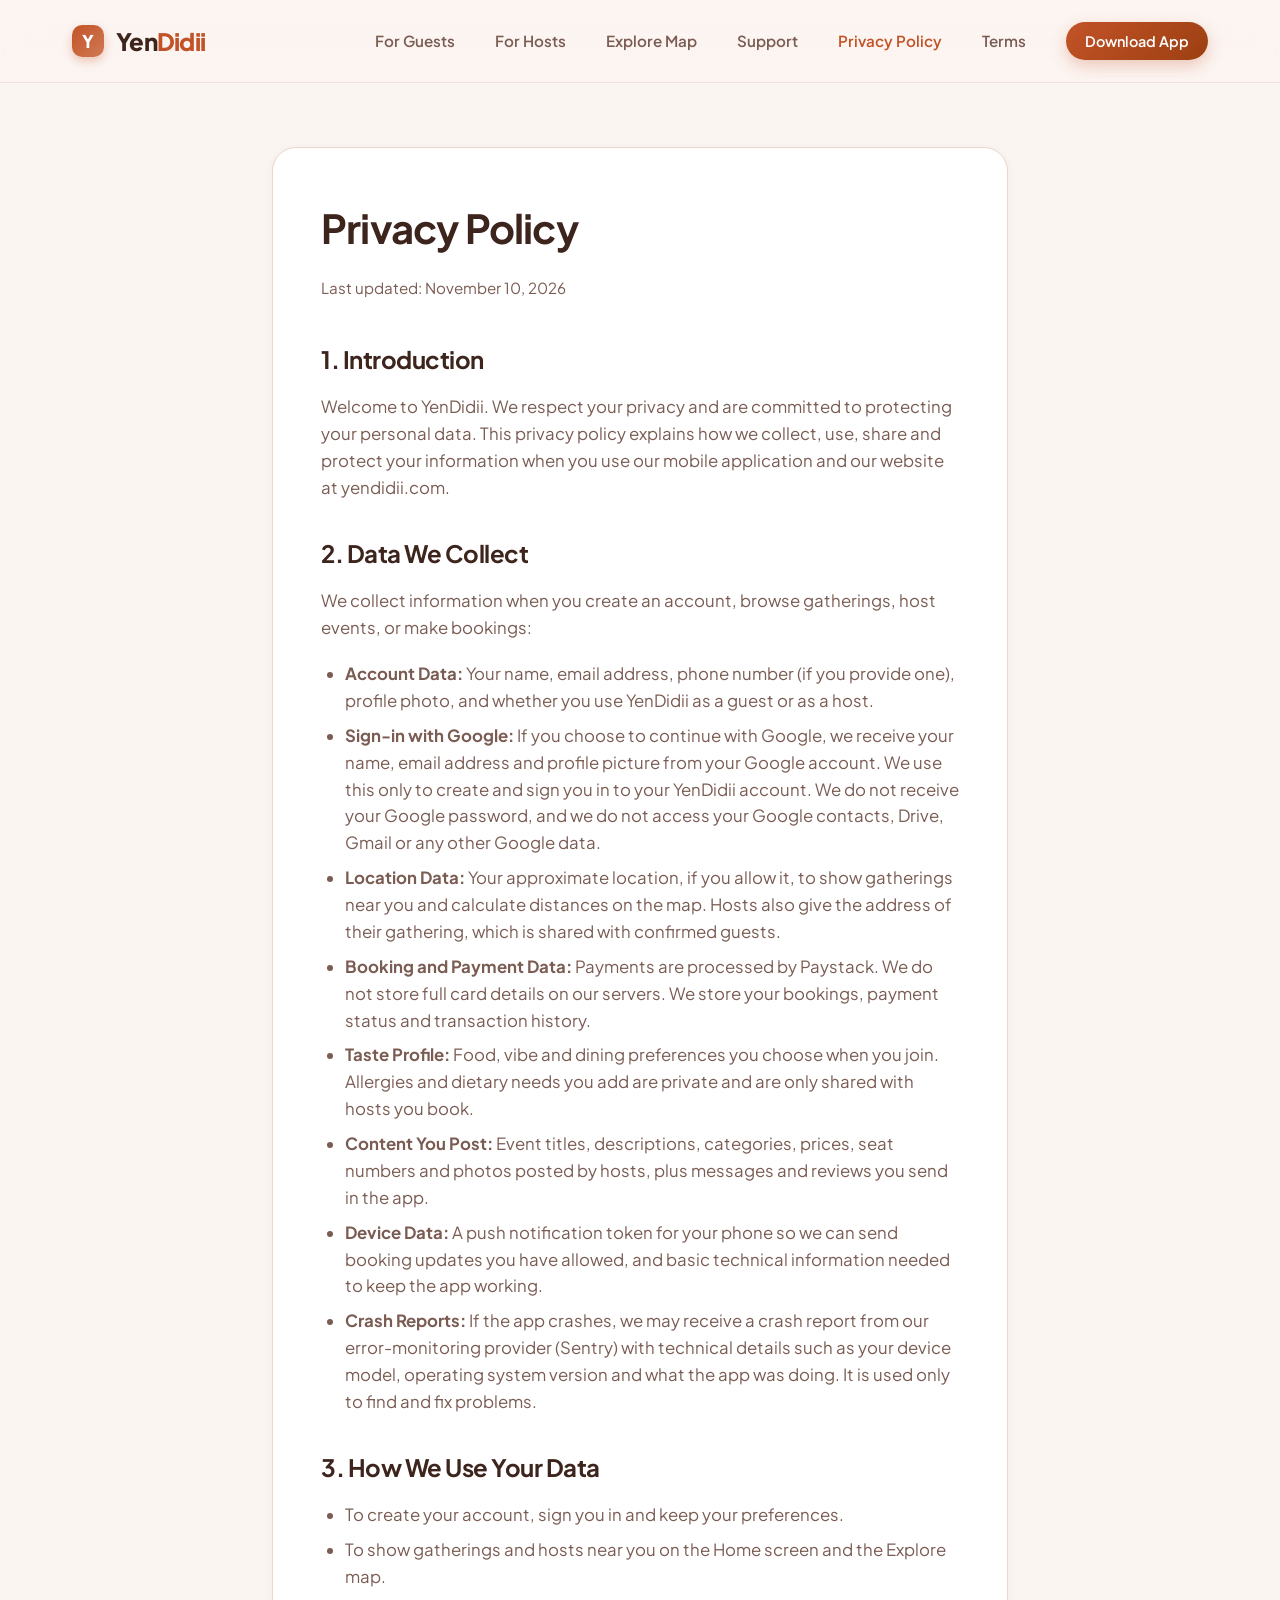
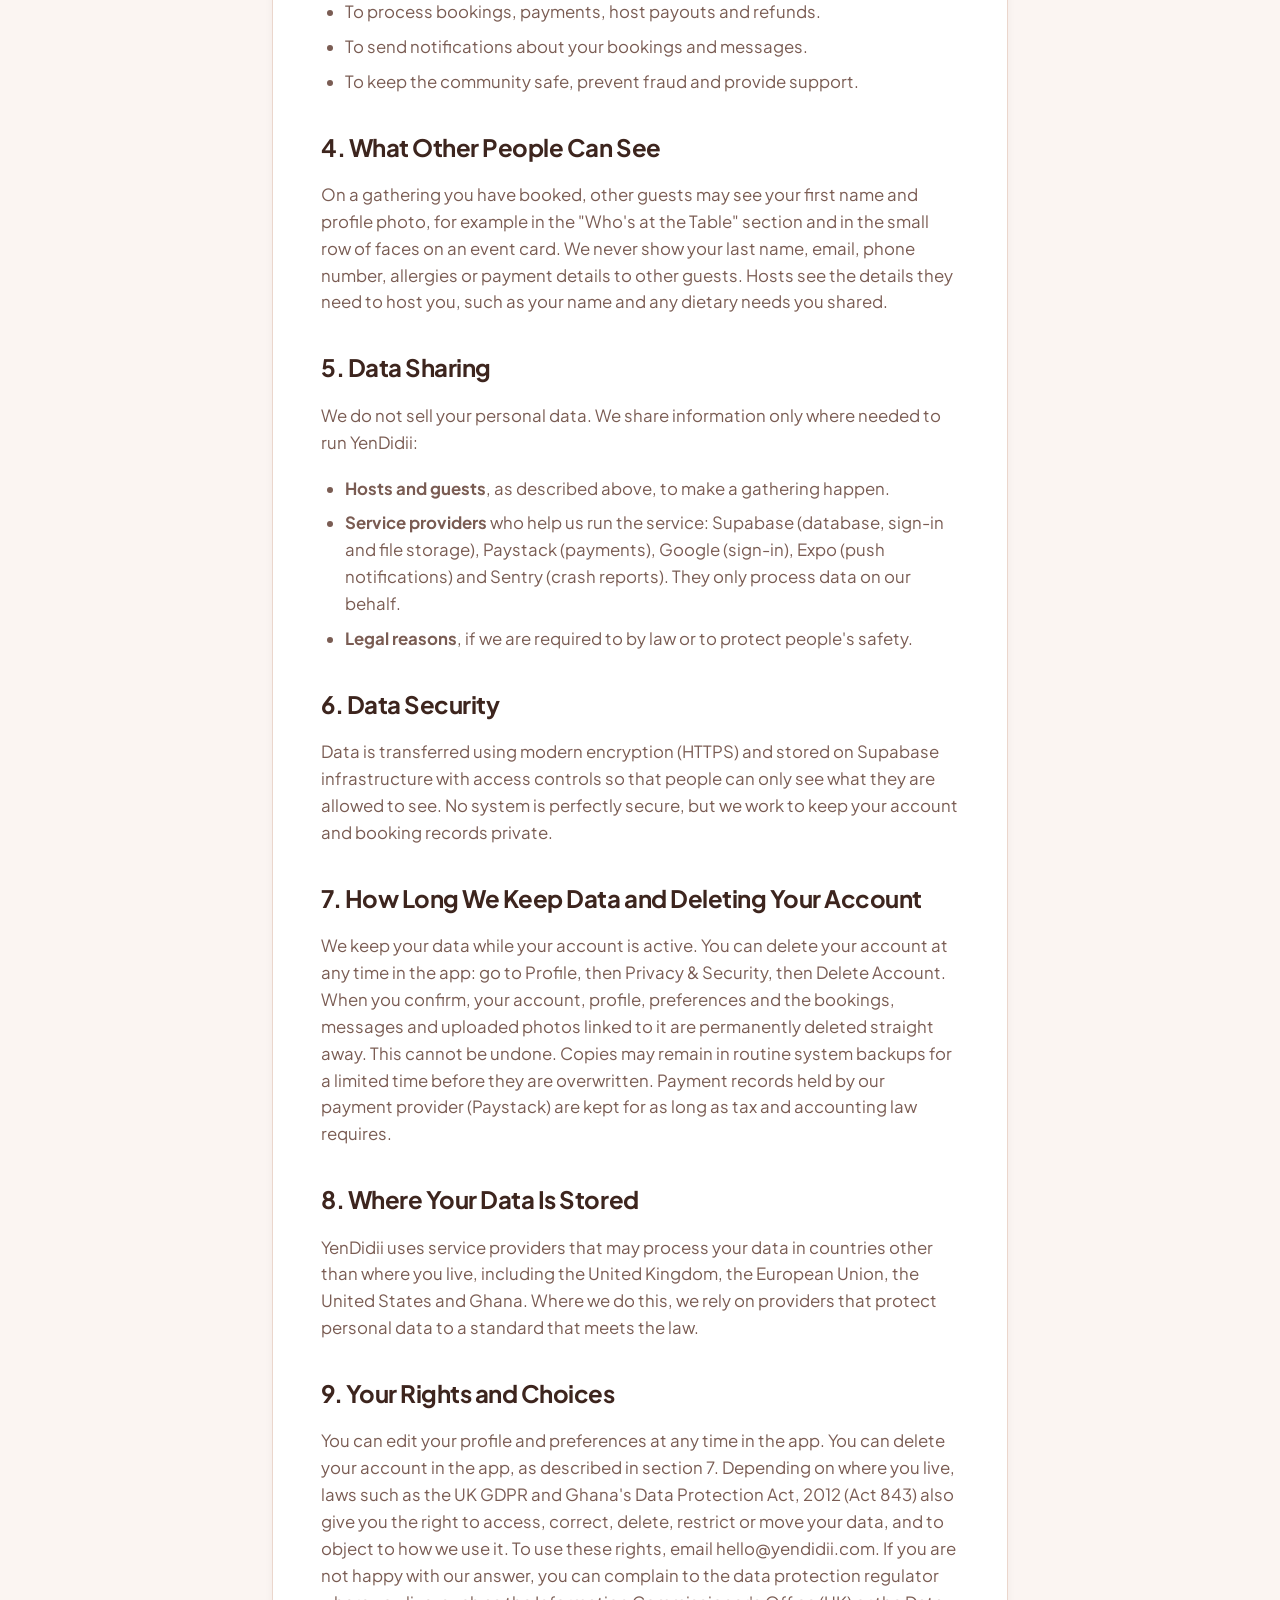
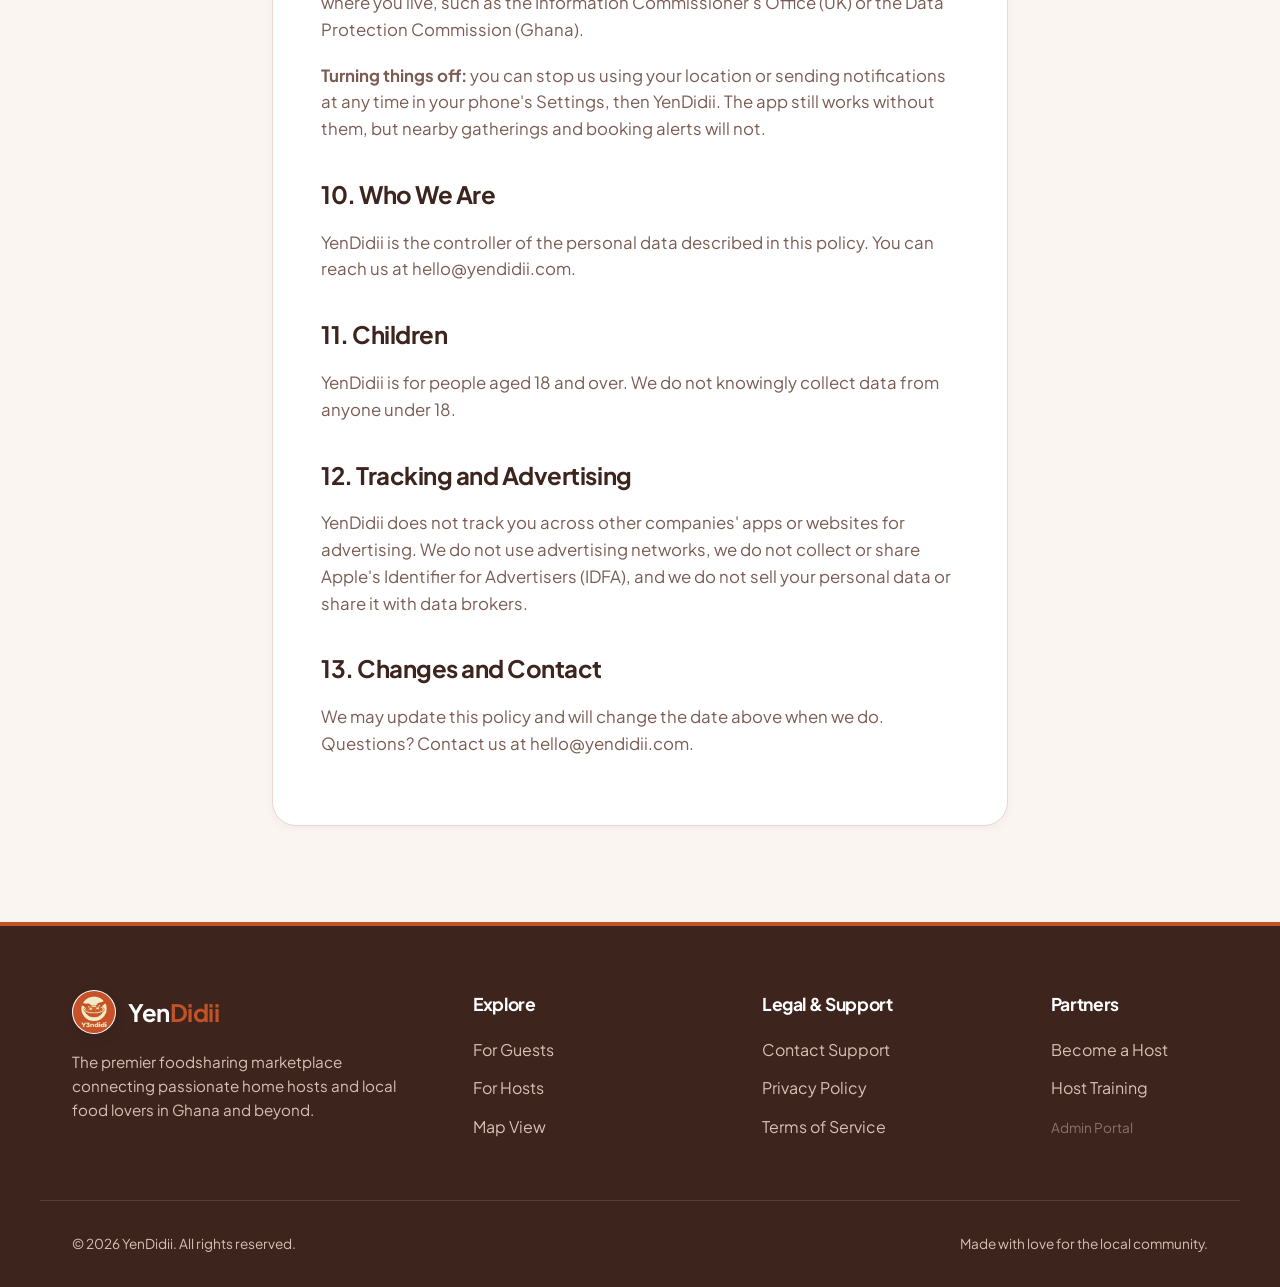
<file: privacy-policy.html>
<!DOCTYPE html>
<html lang="en">
<head>
    <meta charset="UTF-8">
    <meta name="viewport" content="width=device-width, initial-scale=1.0">
    <title>Privacy Policy - YenDidii</title>
    <meta name="description" content="Privacy Policy for the YenDidii app.">

    <link rel="icon" type="image/png" href="assets/logo.png">
    <link rel="apple-touch-icon" href="assets/logo.png">

    <meta property="og:type" content="website">
    <meta property="og:url" content="https://yendidii.com/privacy-policy">
    <meta property="og:title" content="Privacy Policy — YenDidii">
    <meta property="og:description" content="Privacy Policy for the YenDidii app.">
    <meta property="og:image" content="https://yendidii.com/assets/logo.png">
    <meta property="og:site_name" content="YenDidii">
    <meta name="twitter:card" content="summary">
    <meta name="twitter:image" content="https://yendidii.com/assets/logo.png">
    <meta name="theme-color" content="#C25327">

    <link rel="stylesheet" href="styles.css">

    <script async src="https://www.googletagmanager.com/gtag/js?id=G-XXXXXXXXXX"></script>
    <script>
        window.dataLayer = window.dataLayer || [];
        function gtag(){dataLayer.push(arguments);}
        gtag('js', new Date());
        gtag('config', 'G-XXXXXXXXXX');
    </script>
</head>
<body>
    <!-- Navigation -->
    <header class="navbar">
        <div class="nav-container">
            <a href="index.html" class="logo-group">
                <div class="logo-icon">Y</div>
                <span class="logo-text">Yen<span>Didii</span></span>
            </a>
            <button class="nav-toggle" aria-label="Toggle menu" onclick="document.querySelector('.nav-container nav').classList.toggle('active'); this.classList.toggle('active');">
                <span class="bar"></span>
                <span class="bar"></span>
                <span class="bar"></span>
            </button>
            <nav>
                <ul class="nav-links">
                    <li><a href="index.html#eaters" class="nav-link">For Guests</a></li>
                    <li><a href="index.html#cooks" class="nav-link">For Hosts</a></li>
                    <li><a href="index.html#map-explore" class="nav-link">Explore Map</a></li>
                    <li><a href="support.html" class="nav-link">Support</a></li>
                    <li><a href="privacy-policy.html" class="nav-link" style="color: var(--primary);">Privacy Policy</a></li>
                    <li><a href="terms.html" class="nav-link">Terms</a></li>
                    <li><a href="index.html#download" class="nav-btn">Download App</a></li>
                </ul>
            </nav>
        </div>
    </header>

    <main class="legal-container">
        <div class="legal-card">
            <h1>Privacy Policy</h1>
            <p class="legal-meta">Last updated: November 10, 2026</p>

            <div class="legal-content">
                <h2>1. Introduction</h2>
                <p>Welcome to YenDidii. We respect your privacy and are committed to protecting your personal data. This privacy policy explains how we collect, use, share and protect your information when you use our mobile application and our website at yendidii.com.</p>

                <h2>2. Data We Collect</h2>
                <p>We collect information when you create an account, browse gatherings, host events, or make bookings:</p>
                <ul>
                    <li><strong>Account Data:</strong> Your name, email address, phone number (if you provide one), profile photo, and whether you use YenDidii as a guest or as a host.</li>
                    <li><strong>Sign-in with Google:</strong> If you choose to continue with Google, we receive your name, email address and profile picture from your Google account. We use this only to create and sign you in to your YenDidii account. We do not receive your Google password, and we do not access your Google contacts, Drive, Gmail or any other Google data.</li>
                    <li><strong>Location Data:</strong> Your approximate location, if you allow it, to show gatherings near you and calculate distances on the map. Hosts also give the address of their gathering, which is shared with confirmed guests.</li>
                    <li><strong>Booking and Payment Data:</strong> Payments are processed by Paystack. We do not store full card details on our servers. We store your bookings, payment status and transaction history.</li>
                    <li><strong>Taste Profile:</strong> Food, vibe and dining preferences you choose when you join. Allergies and dietary needs you add are private and are only shared with hosts you book.</li>
                    <li><strong>Content You Post:</strong> Event titles, descriptions, categories, prices, seat numbers and photos posted by hosts, plus messages and reviews you send in the app.</li>
                    <li><strong>Device Data:</strong> A push notification token for your phone so we can send booking updates you have allowed, and basic technical information needed to keep the app working.</li>
                    <li><strong>Crash Reports:</strong> If the app crashes, we may receive a crash report from our error-monitoring provider (Sentry) with technical details such as your device model, operating system version and what the app was doing. It is used only to find and fix problems.</li>
                </ul>

                <h2>3. How We Use Your Data</h2>
                <ul>
                    <li>To create your account, sign you in and keep your preferences.</li>
                    <li>To show gatherings and hosts near you on the Home screen and the Explore map.</li>
                    <li>To process bookings, payments, host payouts and refunds.</li>
                    <li>To send notifications about your bookings and messages.</li>
                    <li>To keep the community safe, prevent fraud and provide support.</li>
                </ul>

                <h2>4. What Other People Can See</h2>
                <p>On a gathering you have booked, other guests may see your first name and profile photo, for example in the "Who's at the Table" section and in the small row of faces on an event card. We never show your last name, email, phone number, allergies or payment details to other guests. Hosts see the details they need to host you, such as your name and any dietary needs you shared.</p>

                <h2>5. Data Sharing</h2>
                <p>We do not sell your personal data. We share information only where needed to run YenDidii:</p>
                <ul>
                    <li><strong>Hosts and guests</strong>, as described above, to make a gathering happen.</li>
                    <li><strong>Service providers</strong> who help us run the service: Supabase (database, sign-in and file storage), Paystack (payments), Google (sign-in), Expo (push notifications) and Sentry (crash reports). They only process data on our behalf.</li>
                    <li><strong>Legal reasons</strong>, if we are required to by law or to protect people's safety.</li>
                </ul>

                <h2>6. Data Security</h2>
                <p>Data is transferred using modern encryption (HTTPS) and stored on Supabase infrastructure with access controls so that people can only see what they are allowed to see. No system is perfectly secure, but we work to keep your account and booking records private.</p>

                <h2>7. How Long We Keep Data and Deleting Your Account</h2>
                <p>We keep your data while your account is active. You can delete your account at any time in the app: go to Profile, then Privacy &amp; Security, then Delete Account. When you confirm, your account, profile, preferences and the bookings, messages and uploaded photos linked to it are permanently deleted straight away. This cannot be undone. Copies may remain in routine system backups for a limited time before they are overwritten. Payment records held by our payment provider (Paystack) are kept for as long as tax and accounting law requires.</p>

                <h2>8. Where Your Data Is Stored</h2>
                <p>YenDidii uses service providers that may process your data in countries other than where you live, including the United Kingdom, the European Union, the United States and Ghana. Where we do this, we rely on providers that protect personal data to a standard that meets the law.</p>

                <h2>9. Your Rights and Choices</h2>
                <p>You can edit your profile and preferences at any time in the app. You can delete your account in the app, as described in section 7. Depending on where you live, laws such as the UK GDPR and Ghana's Data Protection Act, 2012 (Act 843) also give you the right to access, correct, delete, restrict or move your data, and to object to how we use it. To use these rights, email hello@yendidii.com. If you are not happy with our answer, you can complain to the data protection regulator where you live, such as the Information Commissioner's Office (UK) or the Data Protection Commission (Ghana).</p>
                <p><strong>Turning things off:</strong> you can stop us using your location or sending notifications at any time in your phone's Settings, then YenDidii. The app still works without them, but nearby gatherings and booking alerts will not.</p>

                <h2>10. Who We Are</h2>
                <p>YenDidii is the controller of the personal data described in this policy. You can reach us at hello@yendidii.com.</p>

                <h2>11. Children</h2>
                <p>YenDidii is for people aged 18 and over. We do not knowingly collect data from anyone under 18.</p>

                <h2>12. Tracking and Advertising</h2>
                <p>YenDidii does not track you across other companies' apps or websites for advertising. We do not use advertising networks, we do not collect or share Apple's Identifier for Advertisers (IDFA), and we do not sell your personal data or share it with data brokers.</p>

                <h2>13. Changes and Contact</h2>
                <p>We may update this policy and will change the date above when we do. Questions? Contact us at hello@yendidii.com.</p>
            </div>
        </div>
    </main>

    <!-- Footer -->
    <footer class="footer">
        <div class="footer-container">
            <div class="footer-brand">
                <div class="footer-logo-row">
                    <div class="footer-logo-circle"><img src="assets/logo.png" alt="YenDidii Logo"></div>
                    <h3>Yen<span>Didii</span></h3>
                </div>
                <p>The premier foodsharing marketplace connecting passionate home hosts and local food lovers in Ghana and beyond.</p>
            </div>
            <div class="footer-links">
                <h4>Explore</h4>
                <ul>
                    <li><a href="index.html#eaters">For Guests</a></li>
                    <li><a href="index.html#cooks">For Hosts</a></li>
                    <li><a href="index.html#map-explore">Map View</a></li>
                </ul>
            </div>
            <div class="footer-links">
                <h4>Legal &amp; Support</h4>
                <ul>
                    <li><a href="support.html">Contact Support</a></li>
                    <li><a href="privacy-policy.html">Privacy Policy</a></li>
                    <li><a href="terms.html">Terms of Service</a></li>
                </ul>
            </div>
            <div class="footer-links">
                <h4>Partners</h4>
                <ul>
                    <li><a href="become-cook.html">Become a Host</a></li>
                    <li><a href="cook-training.html">Host Training</a></li>
                    <li><a href="admin.html" style="opacity:0.5;font-size:0.85rem;">Admin Portal</a></li>
                </ul>
            </div>
        </div>
        <div class="footer-bottom">
            <p>&copy; 2026 YenDidii. All rights reserved.</p>
            <p>Made with love for the local community.</p>
        </div>
    </footer>

    <script>
        // Close mobile menu when links are clicked
        document.querySelectorAll('.nav-links a').forEach(link => {
            link.addEventListener('click', () => {
                const navMenu = document.querySelector('.nav-container nav');
                const navToggle = document.querySelector('.nav-toggle');
                if (navMenu) navMenu.classList.remove('active');
                if (navToggle) navToggle.classList.remove('active');
            });
        });
    </script>
</body>
</html>
</file>
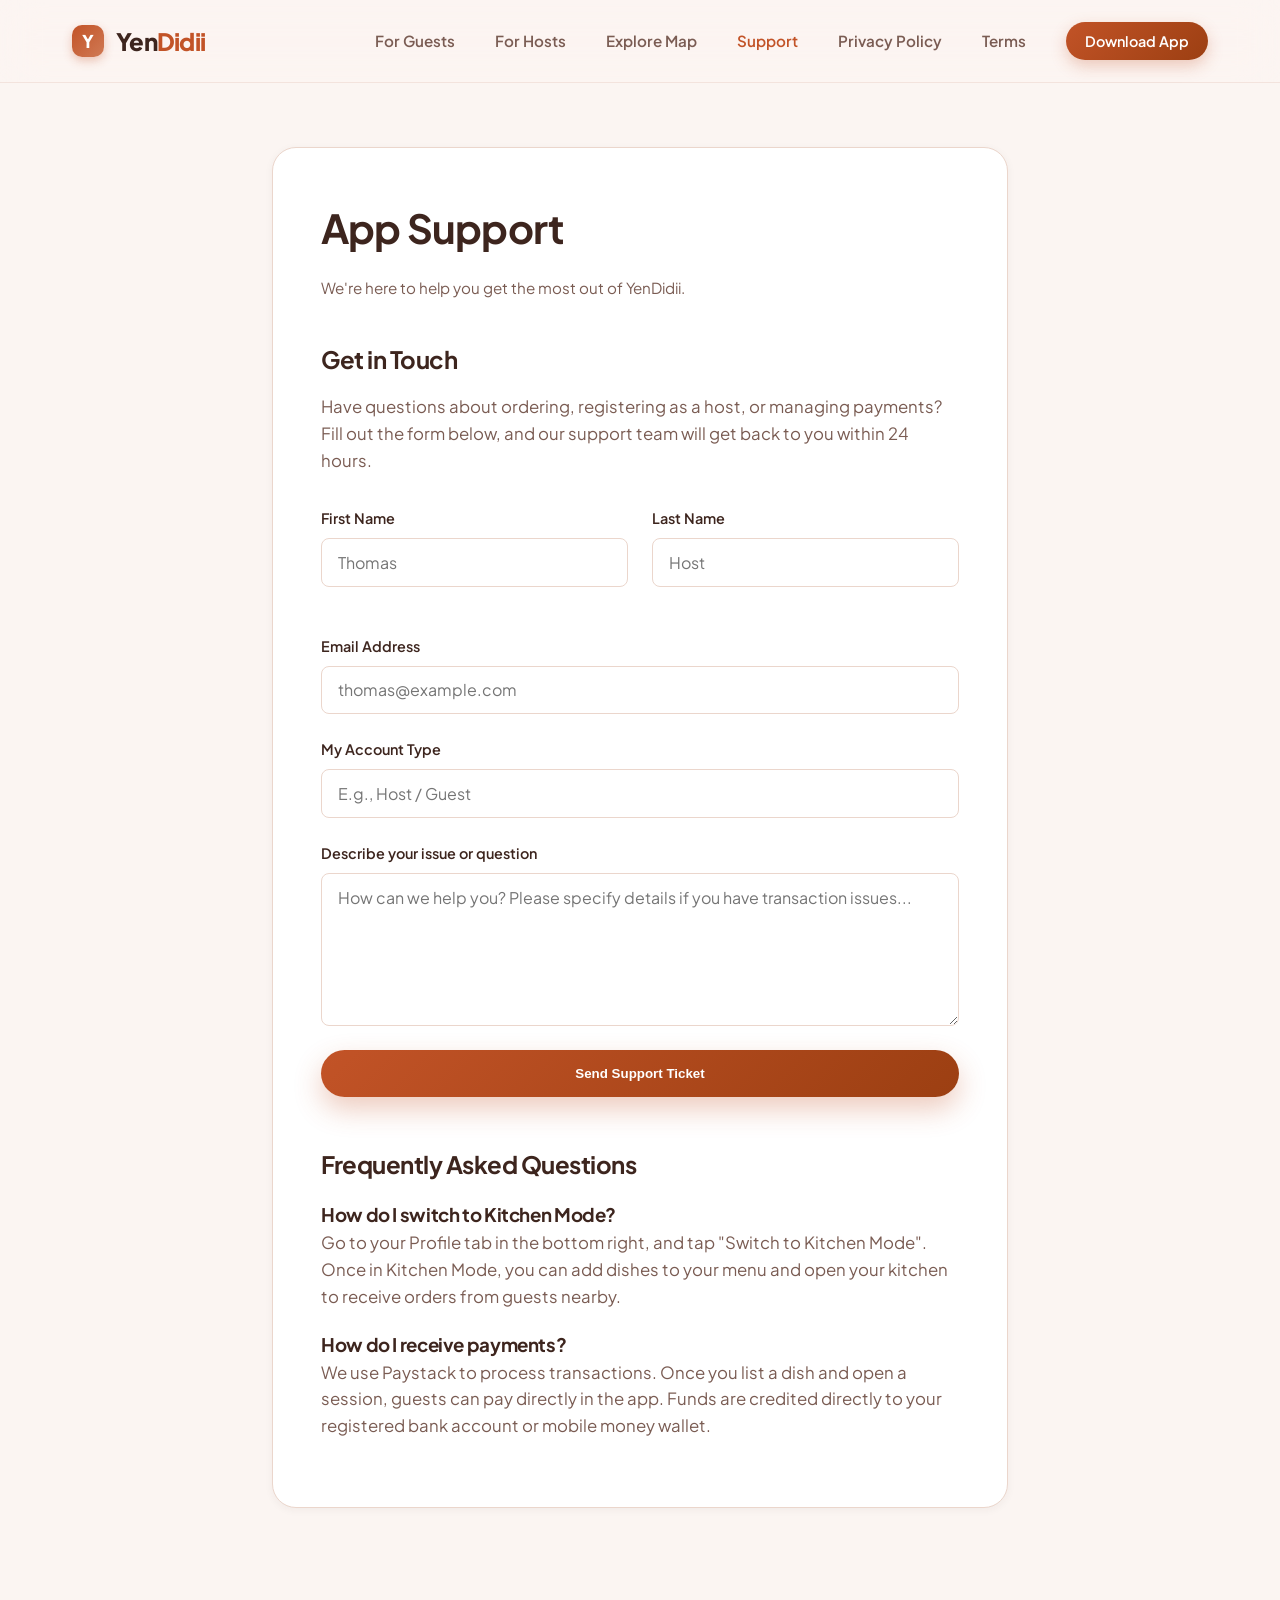
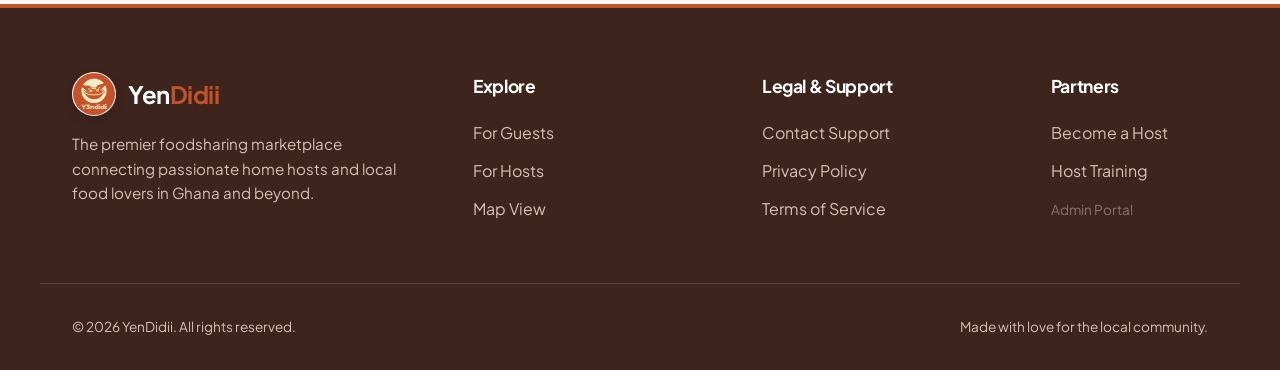
<file: support.html>
<!DOCTYPE html>
<html lang="en">
<head>
    <meta charset="UTF-8">
    <meta name="viewport" content="width=device-width, initial-scale=1.0">
    <title>Support - YenDidii</title>
    <meta name="description" content="Get help and support for the YenDidii app.">

    <link rel="icon" type="image/png" href="assets/logo.png">
    <link rel="apple-touch-icon" href="assets/logo.png">

    <meta property="og:type" content="website">
    <meta property="og:url" content="https://yendidii.com/support">
    <meta property="og:title" content="Support — YenDidii">
    <meta property="og:description" content="Get help and support for the YenDidii app.">
    <meta property="og:image" content="https://yendidii.com/assets/logo.png">
    <meta property="og:site_name" content="YenDidii">
    <meta name="twitter:card" content="summary">
    <meta name="twitter:image" content="https://yendidii.com/assets/logo.png">
    <meta name="theme-color" content="#C25327">

    <link rel="stylesheet" href="styles.css">

    <script async src="https://www.googletagmanager.com/gtag/js?id=G-XXXXXXXXXX"></script>
    <script>
        window.dataLayer = window.dataLayer || [];
        function gtag(){dataLayer.push(arguments);}
        gtag('js', new Date());
        gtag('config', 'G-XXXXXXXXXX');
    </script>
</head>
<body>
    <!-- Navigation -->
    <header class="navbar">
        <div class="nav-container">
            <a href="index.html" class="logo-group">
                <div class="logo-icon">Y</div>
                <span class="logo-text">Yen<span>Didii</span></span>
            </a>
            <button class="nav-toggle" aria-label="Toggle menu" onclick="document.querySelector('.nav-container nav').classList.toggle('active'); this.classList.toggle('active');">
                <span class="bar"></span>
                <span class="bar"></span>
                <span class="bar"></span>
            </button>
            <nav>
                <ul class="nav-links">
                    <li><a href="index.html#eaters" class="nav-link">For Guests</a></li>
                    <li><a href="index.html#cooks" class="nav-link">For Hosts</a></li>
                    <li><a href="index.html#map-explore" class="nav-link">Explore Map</a></li>
                    <li><a href="support.html" class="nav-link" style="color: var(--primary);">Support</a></li>
                    <li><a href="privacy-policy.html" class="nav-link">Privacy Policy</a></li>
                    <li><a href="terms.html" class="nav-link">Terms</a></li>
                    <li><a href="index.html#download" class="nav-btn">Download App</a></li>
                </ul>
            </nav>
        </div>
    </header>

    <main class="legal-container">
        <div class="legal-card">
            <h1>App Support</h1>
            <p class="legal-meta">We're here to help you get the most out of YenDidii.</p>
            
            <div class="legal-content">
                <h2>Get in Touch</h2>
                <p>Have questions about ordering, registering as a host, or managing payments? Fill out the form below, and our support team will get back to you within 24 hours.</p>
                
                <form class="support-form" onsubmit="event.preventDefault(); alert('Message sent successfully! Thank you for contacting YenDidii Support.');">
                    <div class="form-row">
                        <div class="form-group">
                            <label for="first-name">First Name</label>
                            <input type="text" id="first-name" required placeholder="Thomas">
                        </div>
                        <div class="form-group">
                            <label for="last-name">Last Name</label>
                            <input type="text" id="last-name" required placeholder="Host">
                        </div>
                    </div>
                    
                    <div class="form-group">
                        <label for="email">Email Address</label>
                        <input type="email" id="email" required placeholder="thomas@example.com">
                    </div>

                    <div class="form-group">
                        <label for="role">My Account Type</label>
                        <input type="text" id="role" placeholder="E.g., Host / Guest" required>
                    </div>
                    
                    <div class="form-group">
                        <label for="message">Describe your issue or question</label>
                        <textarea id="message" rows="6" required placeholder="How can we help you? Please specify details if you have transaction issues..."></textarea>
                    </div>
                    
                    <button type="submit" class="btn-primary" style="border: none; width: 100%; justify-content: center; cursor: pointer;">
                        Send Support Ticket
                    </button>
                </form>

                <h2 style="margin-top: 3rem;">Frequently Asked Questions</h2>
                
                <h3>How do I switch to Kitchen Mode?</h3>
                <p>Go to your Profile tab in the bottom right, and tap "Switch to Kitchen Mode". Once in Kitchen Mode, you can add dishes to your menu and open your kitchen to receive orders from guests nearby.</p>
                
                <h3>How do I receive payments?</h3>
                <p>We use Paystack to process transactions. Once you list a dish and open a session, guests can pay directly in the app. Funds are credited directly to your registered bank account or mobile money wallet.</p>
            </div>
        </div>
    </main>

    <!-- Footer -->
    <footer class="footer">
        <div class="footer-container">
            <div class="footer-brand">
                <div class="footer-logo-row">
                    <div class="footer-logo-circle"><img src="assets/logo.png" alt="YenDidii Logo"></div>
                    <h3>Yen<span>Didii</span></h3>
                </div>
                <p>The premier foodsharing marketplace connecting passionate home hosts and local food lovers in Ghana and beyond.</p>
            </div>
            <div class="footer-links">
                <h4>Explore</h4>
                <ul>
                    <li><a href="index.html#eaters">For Guests</a></li>
                    <li><a href="index.html#cooks">For Hosts</a></li>
                    <li><a href="index.html#map-explore">Map View</a></li>
                </ul>
            </div>
            <div class="footer-links">
                <h4>Legal &amp; Support</h4>
                <ul>
                    <li><a href="support.html">Contact Support</a></li>
                    <li><a href="privacy-policy.html">Privacy Policy</a></li>
                    <li><a href="terms.html">Terms of Service</a></li>
                </ul>
            </div>
            <div class="footer-links">
                <h4>Partners</h4>
                <ul>
                    <li><a href="become-cook.html">Become a Host</a></li>
                    <li><a href="cook-training.html">Host Training</a></li>
                    <li><a href="admin.html" style="opacity:0.5;font-size:0.85rem;">Admin Portal</a></li>
                </ul>
            </div>
        </div>
        <div class="footer-bottom">
            <p>&copy; 2026 YenDidii. All rights reserved.</p>
            <p>Made with love for the local community.</p>
        </div>
    </footer>

    <script>
        // Close mobile menu when links are clicked
        document.querySelectorAll('.nav-links a').forEach(link => {
            link.addEventListener('click', () => {
                const navMenu = document.querySelector('.nav-container nav');
                const navToggle = document.querySelector('.nav-toggle');
                if (navMenu) navMenu.classList.remove('active');
                if (navToggle) navToggle.classList.remove('active');
            });
        });
    </script>
</body>
</html>
</file>
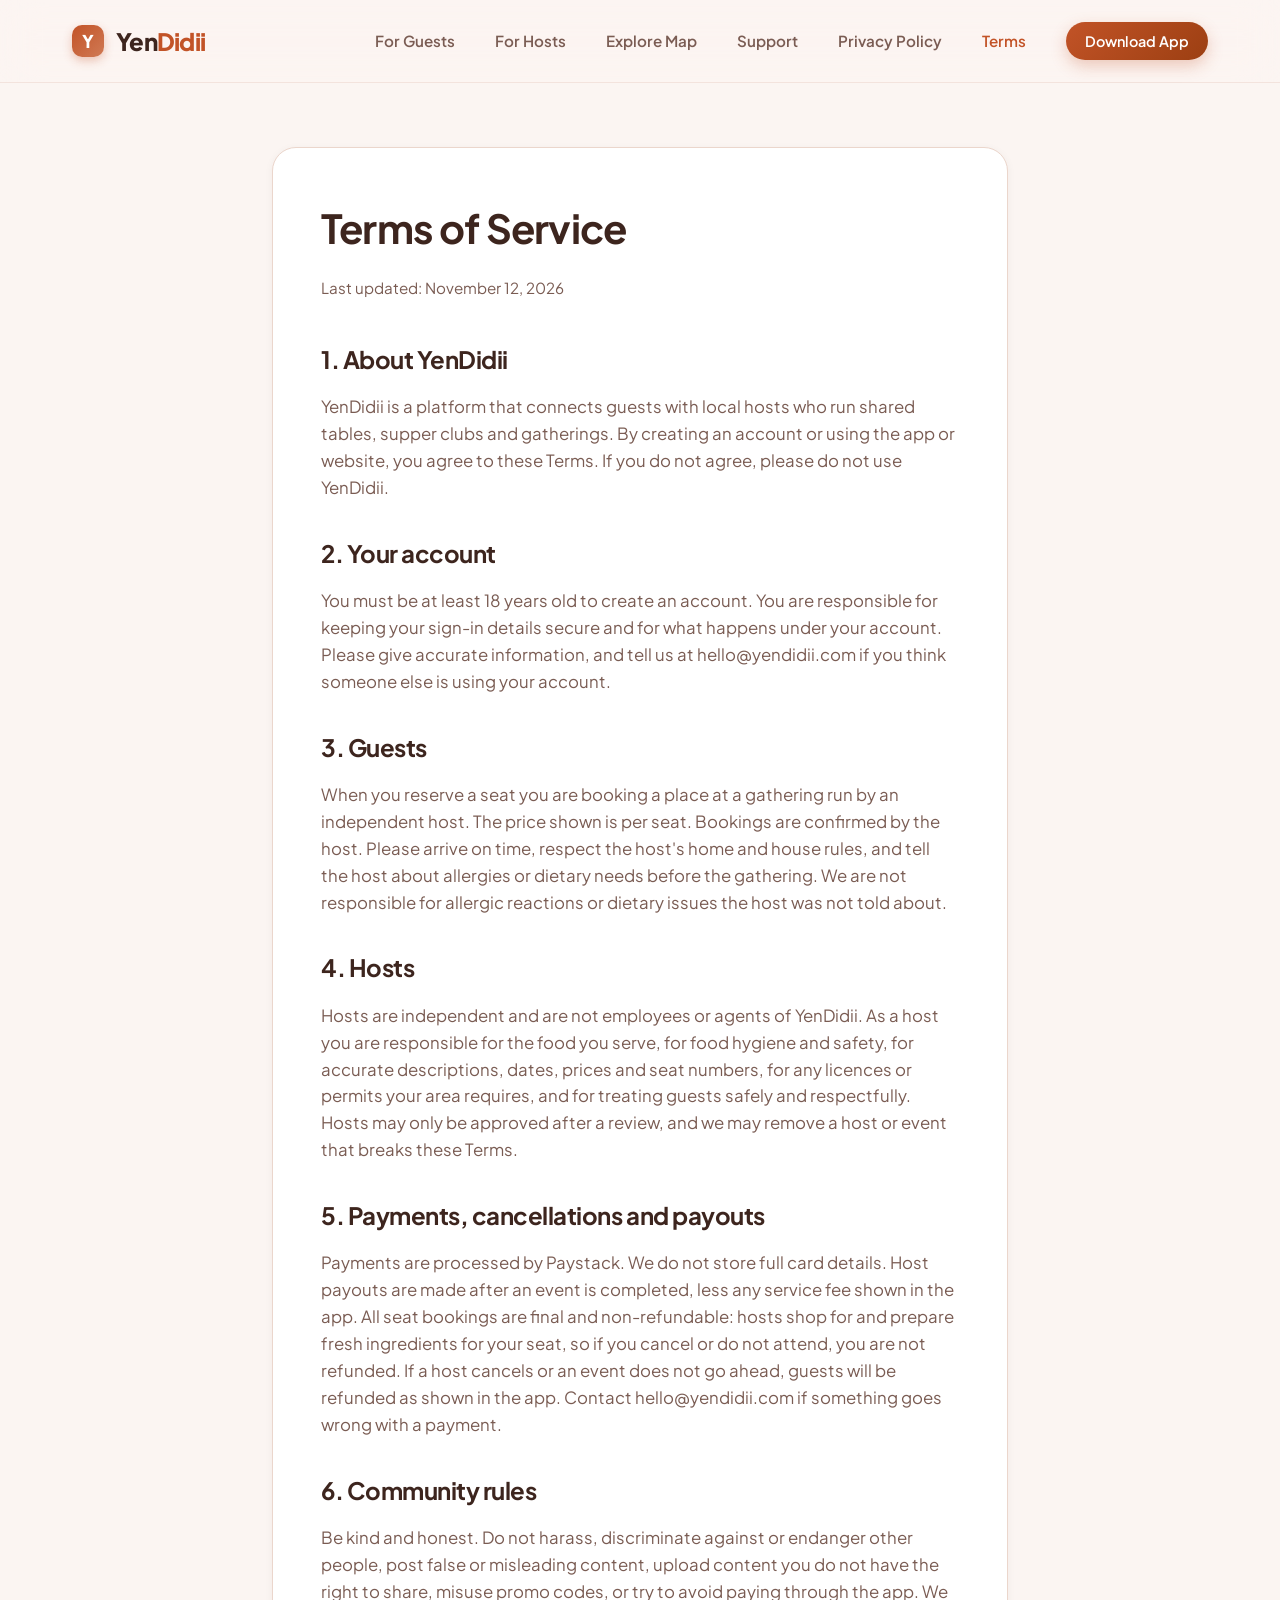
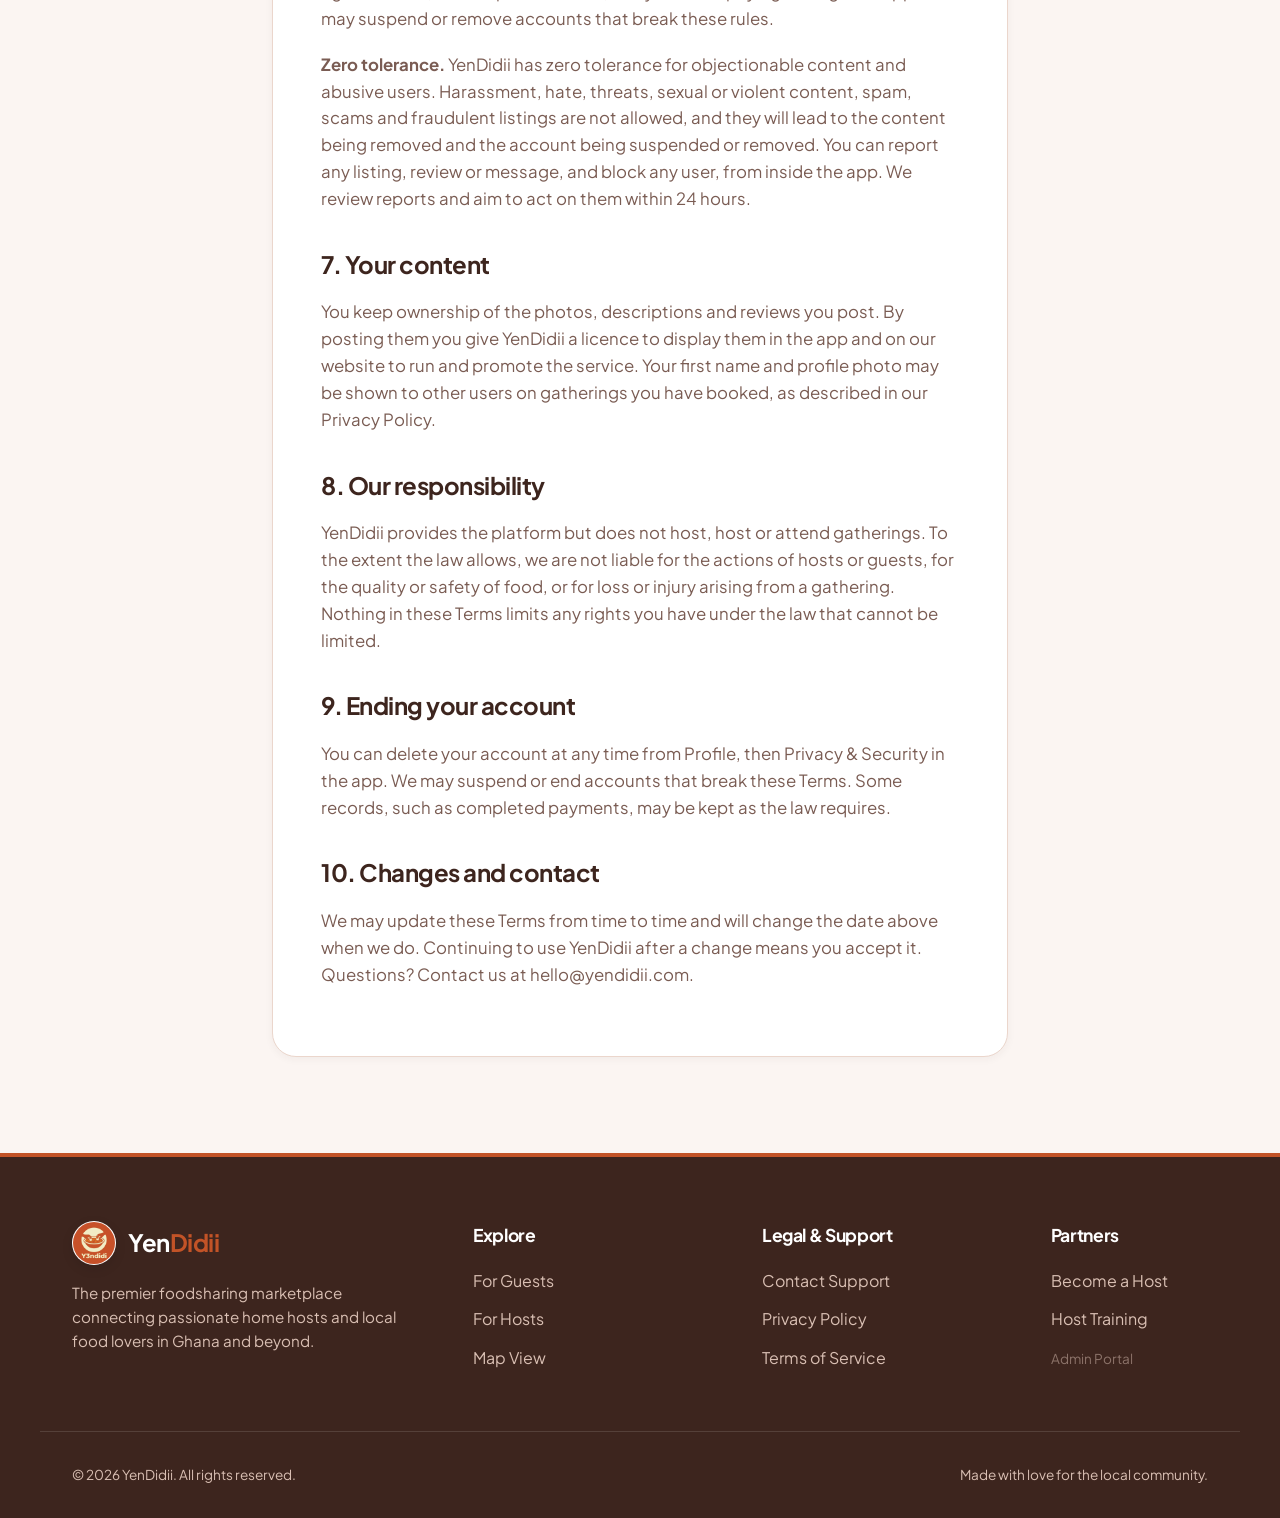
<file: terms.html>
<!DOCTYPE html>
<html lang="en">
<head>
    <meta charset="UTF-8">
    <meta name="viewport" content="width=device-width, initial-scale=1.0">
    <title>Terms of Service - YenDidii</title>
    <meta name="description" content="Terms of Service for the YenDidii app.">

    <link rel="icon" type="image/png" href="assets/logo.png">
    <link rel="apple-touch-icon" href="assets/logo.png">

    <meta property="og:type" content="website">
    <meta property="og:url" content="https://yendidii.com/terms">
    <meta property="og:title" content="Terms of Service — YenDidii">
    <meta property="og:description" content="Terms of Service for the YenDidii app.">
    <meta property="og:image" content="https://yendidii.com/assets/logo.png">
    <meta property="og:site_name" content="YenDidii">
    <meta name="twitter:card" content="summary">
    <meta name="twitter:image" content="https://yendidii.com/assets/logo.png">
    <meta name="theme-color" content="#C25327">

    <link rel="stylesheet" href="styles.css">

    <script async src="https://www.googletagmanager.com/gtag/js?id=G-XXXXXXXXXX"></script>
    <script>
        window.dataLayer = window.dataLayer || [];
        function gtag(){dataLayer.push(arguments);}
        gtag('js', new Date());
        gtag('config', 'G-XXXXXXXXXX');
    </script>
</head>
<body>
    <!-- Navigation -->
    <header class="navbar">
        <div class="nav-container">
            <a href="index.html" class="logo-group">
                <div class="logo-icon">Y</div>
                <span class="logo-text">Yen<span>Didii</span></span>
            </a>
            <button class="nav-toggle" aria-label="Toggle menu" onclick="document.querySelector('.nav-container nav').classList.toggle('active'); this.classList.toggle('active');">
                <span class="bar"></span>
                <span class="bar"></span>
                <span class="bar"></span>
            </button>
            <nav>
                <ul class="nav-links">
                    <li><a href="index.html#eaters" class="nav-link">For Guests</a></li>
                    <li><a href="index.html#cooks" class="nav-link">For Hosts</a></li>
                    <li><a href="index.html#map-explore" class="nav-link">Explore Map</a></li>
                    <li><a href="support.html" class="nav-link">Support</a></li>
                    <li><a href="privacy-policy.html" class="nav-link">Privacy Policy</a></li>
                    <li><a href="terms.html" class="nav-link" style="color: var(--primary);">Terms</a></li>
                    <li><a href="index.html#download" class="nav-btn">Download App</a></li>
                </ul>
            </nav>
        </div>
    </header>

    <main class="legal-container">
        <div class="legal-card">
            <h1>Terms of Service</h1>
            <p class="legal-meta">Last updated: November 12, 2026</p>

            <div class="legal-content">
                <h2>1. About YenDidii</h2>
                <p>YenDidii is a platform that connects guests with local hosts who run shared tables, supper clubs and gatherings. By creating an account or using the app or website, you agree to these Terms. If you do not agree, please do not use YenDidii.</p>

                <h2>2. Your account</h2>
                <p>You must be at least 18 years old to create an account. You are responsible for keeping your sign-in details secure and for what happens under your account. Please give accurate information, and tell us at hello@yendidii.com if you think someone else is using your account.</p>

                <h2>3. Guests</h2>
                <p>When you reserve a seat you are booking a place at a gathering run by an independent host. The price shown is per seat. Bookings are confirmed by the host. Please arrive on time, respect the host's home and house rules, and tell the host about allergies or dietary needs before the gathering. We are not responsible for allergic reactions or dietary issues the host was not told about.</p>

                <h2>4. Hosts</h2>
                <p>Hosts are independent and are not employees or agents of YenDidii. As a host you are responsible for the food you serve, for food hygiene and safety, for accurate descriptions, dates, prices and seat numbers, for any licences or permits your area requires, and for treating guests safely and respectfully. Hosts may only be approved after a review, and we may remove a host or event that breaks these Terms.</p>

                <h2>5. Payments, cancellations and payouts</h2>
                <p>Payments are processed by Paystack. We do not store full card details. Host payouts are made after an event is completed, less any service fee shown in the app. All seat bookings are final and non-refundable: hosts shop for and prepare fresh ingredients for your seat, so if you cancel or do not attend, you are not refunded. If a host cancels or an event does not go ahead, guests will be refunded as shown in the app. Contact hello@yendidii.com if something goes wrong with a payment.</p>

                <h2>6. Community rules</h2>
                <p>Be kind and honest. Do not harass, discriminate against or endanger other people, post false or misleading content, upload content you do not have the right to share, misuse promo codes, or try to avoid paying through the app. We may suspend or remove accounts that break these rules.</p>
                <p><strong>Zero tolerance.</strong> YenDidii has zero tolerance for objectionable content and abusive users. Harassment, hate, threats, sexual or violent content, spam, scams and fraudulent listings are not allowed, and they will lead to the content being removed and the account being suspended or removed. You can report any listing, review or message, and block any user, from inside the app. We review reports and aim to act on them within 24 hours.</p>

                <h2>7. Your content</h2>
                <p>You keep ownership of the photos, descriptions and reviews you post. By posting them you give YenDidii a licence to display them in the app and on our website to run and promote the service. Your first name and profile photo may be shown to other users on gatherings you have booked, as described in our Privacy Policy.</p>

                <h2>8. Our responsibility</h2>
                <p>YenDidii provides the platform but does not host, host or attend gatherings. To the extent the law allows, we are not liable for the actions of hosts or guests, for the quality or safety of food, or for loss or injury arising from a gathering. Nothing in these Terms limits any rights you have under the law that cannot be limited.</p>

                <h2>9. Ending your account</h2>
                <p>You can delete your account at any time from Profile, then Privacy &amp; Security in the app. We may suspend or end accounts that break these Terms. Some records, such as completed payments, may be kept as the law requires.</p>

                <h2>10. Changes and contact</h2>
                <p>We may update these Terms from time to time and will change the date above when we do. Continuing to use YenDidii after a change means you accept it. Questions? Contact us at hello@yendidii.com.</p>
            </div>
        </div>
    </main>

    <!-- Footer -->
    <footer class="footer">
        <div class="footer-container">
            <div class="footer-brand">
                <div class="footer-logo-row">
                    <div class="footer-logo-circle"><img src="assets/logo.png" alt="YenDidii Logo"></div>
                    <h3>Yen<span>Didii</span></h3>
                </div>
                <p>The premier foodsharing marketplace connecting passionate home hosts and local food lovers in Ghana and beyond.</p>
            </div>
            <div class="footer-links">
                <h4>Explore</h4>
                <ul>
                    <li><a href="index.html#eaters">For Guests</a></li>
                    <li><a href="index.html#cooks">For Hosts</a></li>
                    <li><a href="index.html#map-explore">Map View</a></li>
                </ul>
            </div>
            <div class="footer-links">
                <h4>Legal &amp; Support</h4>
                <ul>
                    <li><a href="support.html">Contact Support</a></li>
                    <li><a href="privacy-policy.html">Privacy Policy</a></li>
                    <li><a href="terms.html">Terms of Service</a></li>
                </ul>
            </div>
            <div class="footer-links">
                <h4>Partners</h4>
                <ul>
                    <li><a href="become-cook.html">Become a Host</a></li>
                    <li><a href="cook-training.html">Host Training</a></li>
                    <li><a href="admin.html" style="opacity:0.5;font-size:0.85rem;">Admin Portal</a></li>
                </ul>
            </div>
        </div>
        <div class="footer-bottom">
            <p>&copy; 2026 YenDidii. All rights reserved.</p>
            <p>Made with love for the local community.</p>
        </div>
    </footer>

    <script>
        // Close mobile menu when links are clicked
        document.querySelectorAll('.nav-links a').forEach(link => {
            link.addEventListener('click', () => {
                const navMenu = document.querySelector('.nav-container nav');
                const navToggle = document.querySelector('.nav-toggle');
                if (navMenu) navMenu.classList.remove('active');
                if (navToggle) navToggle.classList.remove('active');
            });
        });
    </script>
</body>
</html>
</file>
<file: styles.css>
/* YenDidii Premium Website Stylesheet */
@import url('https://fonts.googleapis.com/css2?family=Outfit:wght@300;400;500;600;700;800&family=Plus+Jakarta+Sans:wght@300;400;500;600;700;800&display=swap');

:root {
  /* Colours from the app */
  --primary: #C25327; /* terracotta */
  --primary-hover: #A9441F;
  --primary-light: #FFF1EC;
  --primary-soft: #D07A55;
  --primary-deep: #9C3F12;

  --secondary: #2F6B54; /* journey green */
  --secondary-bg: #E6F3EC;

  --yellow: #FFB300;

  --canvas: #F8E4DD; /* blush page colour in the app */
  --bg-main: #FBF5F2; /* cream surface */
  --bg-card: #FFFFFF;

  --text-dark: #3D251E; /* deep brown ink */
  --text-muted: #7A5C53;
  --text-light: #A08A81;

  --border-color: #EBD6CC;
  --shadow-sm: 0 2px 8px rgba(61,37,30,0.05);
  --shadow-md: 0 10px 30px rgba(194,83,39,0.08);
  --shadow-lg: 0 20px 40px rgba(61,37,30,0.10);
  --shadow-xl: 0 30px 60px rgba(61,37,30,0.16);

  --radius-sm: 8px;
  --radius-md: 16px;
  --radius-lg: 24px;
  --radius-xl: 32px;
}

* {
  margin: 0;
  padding: 0;
  box-sizing: border-box;
  scroll-behavior: smooth;
}

html, body {
  overflow-x: hidden;
  width: 100%;
}

body {
  font-family: 'Plus Jakarta Sans', sans-serif;
  background-color: var(--bg-main);
  color: var(--text-dark);
  line-height: 1.6;
}

h1, h2, h3, h4, h5 {
  font-family: 'Plus Jakarta Sans', sans-serif;
  font-weight: 700;
  color: var(--text-dark);
  letter-spacing: -0.02em;
}

a {
  color: inherit;
  text-decoration: none;
  transition: all 0.25s cubic-bezier(0.4, 0, 0.2, 1);
}

/* Header & Navigation */
.navbar {
  position: sticky;
  top: 0;
  z-index: 1000;
  background: rgba(250, 249, 248, 0.85);
  backdrop-filter: blur(12px);
  border-bottom: 1px solid rgba(226, 232, 240, 0.8);
  padding: 1.2rem 0;
}

.nav-container {
  display: flex;
  justify-content: space-between;
  align-items: center;
  max-width: 1200px;
  margin: 0 auto;
  padding: 0 2rem;
}

.logo-group {
  display: flex;
  align-items: center;
  gap: 0.75rem;
}

.logo-icon {
  background-color: var(--primary);
  width: 32px;
  height: 32px;
  border-radius: 10px;
  display: flex;
  align-items: center;
  justify-content: center;
  color: white;
  font-weight: 800;
  font-size: 1.1rem;
}

.logo-text {
  font-size: 1.5rem;
  font-weight: 800;
  letter-spacing: -0.03em;
  color: var(--text-dark);
}

.logo-text span {
  color: var(--primary);
}

.nav-links {
  display: flex;
  list-style: none;
  gap: 2.5rem;
  align-items: center;
}

.nav-link {
  font-weight: 500;
  color: var(--text-muted);
  font-size: 0.95rem;
}

.nav-link:hover {
  color: var(--primary);
}

.nav-btn {
  background-color: var(--primary);
  color: white;
  padding: 0.6rem 1.2rem;
  border-radius: 50px;
  font-weight: 600;
  font-size: 0.9rem;
  box-shadow: 0 4px 12px rgba(194, 83, 39, 0.2);
}

.nav-btn:hover {
  background-color: var(--primary-hover);
  transform: translateY(-1px);
  box-shadow: 0 6px 16px rgba(194, 83, 39, 0.3);
  color: white;
}

/* Mobile Toggle */
.nav-toggle {
  display: none;
}


/* Hero Section */
.hero {
  padding: 5rem 0 7rem 0;
  position: relative;
  overflow: hidden;
}

.hero::after {
  content: '';
  position: absolute;
  top: -10%;
  right: -10%;
  width: 600px;
  height: 600px;
  background: radial-gradient(circle, rgba(194, 83, 39,0.06) 0%, rgba(250,249,248,0) 70%);
  z-index: -1;
  border-radius: 50%;
}

.hero-grid {
  display: grid;
  grid-template-columns: 1.1fr 0.9fr;
  gap: 4rem;
  align-items: center;
  max-width: 1200px;
  margin: 0 auto;
  padding: 0 2rem;
}

.hero-content h1 {
  font-size: 3.5rem;
  line-height: 1.15;
  margin-bottom: 1.5rem;
}

.hero-content h1 span {
  color: var(--primary);
}

.hero-content p {
  font-size: 1.15rem;
  color: var(--text-muted);
  margin-bottom: 2.5rem;
  max-width: 520px;
}

.hero-ctas {
  display: flex;
  gap: 1rem;
}

.btn-primary {
  background-color: var(--primary);
  color: white;
  padding: 1rem 2rem;
  border-radius: var(--radius-md);
  font-weight: 600;
  display: flex;
  align-items: center;
  gap: 0.8rem;
  box-shadow: 0 10px 25px rgba(194, 83, 39, 0.25);
}

.btn-primary:hover {
  background-color: var(--primary-hover);
  transform: translateY(-2px);
  box-shadow: 0 15px 30px rgba(194, 83, 39, 0.35);
  color: white;
}

.btn-secondary {
  background-color: transparent;
  color: var(--text-dark);
  border: 1px solid var(--border-color);
  padding: 1rem 2rem;
  border-radius: var(--radius-md);
  font-weight: 600;
  display: flex;
  align-items: center;
  gap: 0.8rem;
}

.btn-secondary:hover {
  background-color: #FFFFFF;
  border-color: var(--primary);
  transform: translateY(-2px);
  box-shadow: var(--shadow-sm);
}

/* Mockup Stack on Right */
.mockup-wrapper {
  position: relative;
  height: 550px;
  display: flex;
  justify-content: center;
  align-items: center;
}

.mockup-container {
  position: relative;
  width: 270px;
  height: 540px;
  border-radius: 40px;
  background-color: #000000;
  padding: 10px;
  box-shadow: var(--shadow-xl);
  transform: rotate(-3deg);
  transition: transform 0.5s ease;
}

.mockup-container:hover {
  transform: rotate(0deg) scale(1.02);
}

.mockup-screen {
  width: 100%;
  height: 100%;
  border-radius: 32px;
  overflow: hidden;
  position: relative;
}

.mockup-screen img {
  width: 100%;
  height: 100%;
  object-fit: cover;
}

.mockup-container-secondary {
  position: absolute;
  width: 250px;
  height: 500px;
  border-radius: 38px;
  background-color: #000000;
  padding: 9px;
  box-shadow: var(--shadow-lg);
  transform: translate(120px, 40px) rotate(6deg);
  z-index: -1;
  opacity: 0.9;
  transition: transform 0.5s ease, opacity 0.5s ease;
}

.mockup-container-secondary:hover {
  transform: translate(140px, 20px) rotate(0deg) scale(1.02);
  z-index: 10;
  opacity: 1;
}

/* Feature Badge */
.badge {
  background-color: var(--primary-light);
  color: var(--primary);
  padding: 0.4rem 1rem;
  border-radius: 50px;
  font-weight: 600;
  font-size: 0.85rem;
  display: inline-flex;
  align-items: center;
  gap: 0.4rem;
  margin-bottom: 1.2rem;
}

/* App modes (Cook vs Eater) */
.section-title {
  text-align: center;
  max-width: 650px;
  margin: 0 auto 4rem auto;
  padding: 0 2rem;
}

.section-title h2 {
  font-size: 2.5rem;
  margin-bottom: 1rem;
}

.section-title p {
  color: var(--text-muted);
  font-size: 1.1rem;
}

.modes-section {
  padding: 6rem 0;
  background-color: #FFFFFF;
}

.mode-row {
  display: grid;
  grid-template-columns: 1fr 1fr;
  gap: 6rem;
  align-items: center;
  max-width: 1100px;
  margin: 0 auto;
  padding: 0 2rem;
}

.mode-row:not(:last-child) {
  margin-bottom: 8rem;
}

.mode-row.reversed {
  direction: rtl;
}

.mode-row.reversed .mode-content {
  direction: ltr;
}

.mode-content {
  max-width: 480px;
}

.mode-content h3 {
  font-size: 2.2rem;
  margin-bottom: 1.5rem;
  line-height: 1.2;
}

.mode-content p {
  color: var(--text-muted);
  margin-bottom: 2rem;
  font-size: 1.05rem;
}

.features-list {
  list-style: none;
}

.features-list li {
  display: flex;
  align-items: flex-start;
  gap: 0.8rem;
  margin-bottom: 1.2rem;
  font-weight: 500;
  color: var(--text-dark);
}

.features-list li svg {
  color: var(--secondary);
  flex-shrink: 0;
  margin-top: 3px;
}

.mode-mockups {
  display: flex;
  justify-content: center;
  position: relative;
}

.app-screenshot {
  width: 280px;
  border-radius: var(--radius-lg);
  box-shadow: var(--shadow-lg);
  border: 4px solid #FFFFFF;
  transition: transform 0.4s ease;
}

.app-screenshot:hover {
  transform: translateY(-8px) scale(1.02);
}

.screenshot-offset {
  transform: translateY(30px);
}

.screenshot-offset:hover {
  transform: translateY(20px) scale(1.02);
}

/* Map Feature Highlight */
.map-highlight {
  padding: 7rem 0;
  background-color: var(--bg-main);
  position: relative;
}

.map-grid {
  display: grid;
  grid-template-columns: 0.9fr 1.1fr;
  gap: 5rem;
  align-items: center;
  max-width: 1200px;
  margin: 0 auto;
  padding: 0 2rem;
}

.map-content h2 {
  font-size: 2.5rem;
  margin-bottom: 1.5rem;
}

.map-content p {
  color: var(--text-muted);
  margin-bottom: 2rem;
  font-size: 1.05rem;
}

.map-screenshot-container {
  background-color: #FFFFFF;
  border-radius: var(--radius-xl);
  padding: 1.5rem;
  box-shadow: var(--shadow-xl);
  display: flex;
  flex-direction: column;
  gap: 1rem;
}

.map-header {
  display: flex;
  justify-content: space-between;
  align-items: center;
}

.map-header h4 {
  font-size: 1.2rem;
  font-weight: 600;
}

.map-badge {
  background-color: var(--secondary-bg);
  color: var(--secondary);
  padding: 0.2rem 0.8rem;
  border-radius: 50px;
  font-weight: 600;
  font-size: 0.8rem;
}

.map-screenshot-container img {
  width: 100%;
  border-radius: var(--radius-md);
  box-shadow: var(--shadow-sm);
}

/* Download / Banner CTA */
.cta-banner {
  padding: 6rem 0;
  background: linear-gradient(135deg, var(--primary) 0%, #F3855E 100%);
  color: white;
  text-align: center;
  position: relative;
  overflow: hidden;
}

.cta-banner h2 {
  color: white;
  font-size: 3rem;
  margin-bottom: 1.5rem;
}

.cta-banner p {
  font-size: 1.2rem;
  max-width: 600px;
  margin: 0 auto 3rem auto;
  opacity: 0.9;
}

.download-buttons {
  display: flex;
  justify-content: center;
  gap: 1.5rem;
}

.btn-white {
  background-color: #FFFFFF;
  color: var(--primary);
  padding: 1rem 2.2rem;
  border-radius: var(--radius-md);
  font-weight: 700;
  box-shadow: 0 10px 20px rgba(0,0,0,0.06);
}

.btn-white:hover {
  background-color: #FAFAFA;
  transform: translateY(-2px);
  box-shadow: 0 15px 25px rgba(0,0,0,0.1);
  color: var(--primary);
}

.btn-outline-white {
  background-color: transparent;
  color: white;
  border: 2px solid white;
  padding: 1rem 2.2rem;
  border-radius: var(--radius-md);
  font-weight: 600;
}

.btn-outline-white:hover {
  background-color: rgba(255,255,255,0.1);
  transform: translateY(-2px);
}

/* Footer styling */
.footer {
  background-color: #1E293B;
  color: #94A3B8;
  padding: 4rem 0 2rem 0;
}

.footer-container {
  max-width: 1200px;
  margin: 0 auto;
  padding: 0 2rem;
  display: grid;
  grid-template-columns: 1.5fr 1fr 1fr 0.7fr;
  gap: 4rem;
  border-bottom: 1px solid rgba(255,255,255,0.1);
  padding-bottom: 3rem;
  margin-bottom: 2rem;
}

.footer-logo-row {
  display: flex;
  align-items: center;
  gap: 0.75rem;
  margin-bottom: 1rem;
}

.footer-logo-row h3 {
  margin-bottom: 0 !important;
}

.footer-brand h3 {
  color: white;
  font-size: 1.5rem;
}

.footer-brand h3 span {
  color: var(--primary);
}

.footer-logo-circle {
  width: 44px;
  height: 44px;
  border-radius: 50%;
  display: flex;
  align-items: center;
  justify-content: center;
  overflow: hidden;
  background-color: #FFFFFF;
  border: 1px solid rgba(255,255,255,0.1);
  box-shadow: 0 4px 12px rgba(0, 0, 0, 0.1);
}

.footer-logo-circle img {
  width: 100%;
  height: 100%;
  object-fit: cover;
}

.footer-brand p {
  font-size: 0.95rem;
  line-height: 1.6;
}

.footer-links h4 {
  color: white;
  margin-bottom: 1.2rem;
  font-size: 1.1rem;
}

.footer-links ul {
  list-style: none;
}

.footer-links li {
  margin-bottom: 0.8rem;
}

.footer-links a:hover {
  color: white;
}

.footer-bottom {
  max-width: 1200px;
  margin: 0 auto;
  padding: 0 2rem;
  display: flex;
  justify-content: space-between;
  font-size: 0.85rem;
}

/* Legal Pages (Privacy Policy, Support Page overrides) */
.legal-container {
  max-width: 800px;
  margin: 4rem auto 6rem auto;
  padding: 0 2rem;
}

.legal-card {
  background-color: white;
  border-radius: var(--radius-lg);
  padding: 3rem;
  box-shadow: var(--shadow-sm);
  border: 1px solid var(--border-color);
}

.legal-card h1 {
  font-size: 2.5rem;
  margin-bottom: 1rem;
}

.legal-meta {
  color: var(--text-muted);
  margin-bottom: 2.5rem;
  font-size: 0.95rem;
}

.legal-content h2 {
  font-size: 1.5rem;
  margin-top: 2rem;
  margin-bottom: 1rem;
}

.legal-content p, .legal-content ul {
  color: var(--text-muted);
  margin-bottom: 1.2rem;
  font-size: 1.05rem;
}

.legal-content ul {
  padding-left: 1.5rem;
}

.legal-content li {
  margin-bottom: 0.5rem;
}

/* Form Styles */
.support-form {
  margin-top: 2rem;
}

.form-row {
  display: grid;
  grid-template-columns: 1fr 1fr;
  gap: 1.5rem;
  margin-bottom: 1.5rem;
}

.form-group {
  display: flex;
  flex-direction: column;
  gap: 0.5rem;
  margin-bottom: 1.5rem;
}

.form-group label {
  font-weight: 600;
  font-size: 0.9rem;
  color: var(--text-dark);
}

.form-group input, .form-group textarea {
  padding: 0.8rem 1rem;
  border-radius: var(--radius-sm);
  border: 1px solid var(--border-color);
  font-family: inherit;
  font-size: 1rem;
  transition: border-color 0.25s ease;
}

.form-group input:focus, .form-group textarea:focus {
  outline: none;
  border-color: var(--primary);
}

/* Responsive queries */
@media(max-width: 968px) {
  .nav-container {
    position: relative;
    width: 100%;
  }

  .nav-toggle {
    display: flex;
    flex-direction: column;
    justify-content: space-between;
    width: 24px;
    height: 18px;
    background: transparent;
    border: none;
    cursor: pointer;
    padding: 0;
    z-index: 1001;
  }

  .nav-toggle .bar {
    width: 100%;
    height: 2px;
    background-color: var(--text-dark);
    transition: all 0.3s ease;
    border-radius: 2px;
  }

  .nav-toggle.active .bar:nth-child(1) {
    transform: translateY(8px) rotate(45deg);
  }

  .nav-toggle.active .bar:nth-child(2) {
    opacity: 0;
  }

  .nav-toggle.active .bar:nth-child(3) {
    transform: translateY(-8px) rotate(-45deg);
  }

  .nav-container nav {
    position: absolute;
    top: 100%;
    left: 0;
    right: 0;
    background: rgba(250, 249, 248, 0.98);
    backdrop-filter: blur(20px);
    -webkit-backdrop-filter: blur(20px);
    border-bottom: 1px solid var(--border-color);
    box-shadow: 0 10px 20px rgba(0,0,0,0.05);
    opacity: 0;
    transform: translateY(-10px);
    pointer-events: none;
    transition: opacity 0.3s cubic-bezier(0.4, 0, 0.2, 1), transform 0.3s cubic-bezier(0.4, 0, 0.2, 1);
    padding: 2rem;
    z-index: 999;
  }

  .nav-container nav.active {
    opacity: 1;
    transform: translateY(0);
    pointer-events: all;
  }

  .nav-links {
    display: flex;
    flex-direction: column;
    gap: 1.5rem;
    align-items: center;
    width: 100%;
  }

  .nav-links li {
    width: 100%;
    text-align: center;
  }

  .nav-links li a {
    display: block;
    width: 100%;
    padding: 0.5rem 0;
    font-size: 1.15rem;
  }

  .nav-btn {
    display: inline-block !important;
    width: auto !important;
    padding: 0.8rem 2.2rem !important;
  }

  .hero-grid {
    grid-template-columns: 1fr;
    text-align: center;
    gap: 3rem;
  }
  
  .hero-content h1 {
    font-size: 2.8rem;
  }
  
  .hero-content p {
    margin-left: auto;
    margin-right: auto;
  }
  
  .hero-ctas {
    justify-content: center;
  }
  
  .mockup-wrapper {
    height: 480px;
  }
  
  .mode-row, .mode-row.reversed {
    grid-template-columns: 1fr;
    gap: 3rem;
    text-align: center;
  }
  
  .mode-content {
    max-width: 100%;
  }
  
  .features-list li {
    justify-content: center;
  }
  
  .map-grid {
    grid-template-columns: 1fr;
    gap: 3rem;
  }
}

@media(max-width: 576px) {
  .hero-ctas {
    flex-direction: column;
    align-items: stretch;
  }
  
  .btn-primary, .btn-secondary {
    justify-content: center;
  }
  
  .mockup-container-secondary {
    display: none;
  }
  
  .mockup-container {
    transform: none;
  }
  
  .footer-container {
    grid-template-columns: 1fr;
    gap: 2.5rem;
  }
}


/* =====================================================================
   Polish pass: the app's colours, calmer type, a little motion
   ===================================================================== */

/* Navigation */
.navbar {
  background: rgba(251, 245, 242, 0.82);
  backdrop-filter: blur(14px) saturate(1.2);
  -webkit-backdrop-filter: blur(14px) saturate(1.2);
  border-bottom: 1px solid rgba(235, 214, 204, 0.7);
  padding: 0.95rem 0;
  transition: box-shadow 0.3s ease, background 0.3s ease;
}

.navbar.scrolled {
  box-shadow: 0 6px 24px rgba(61, 37, 30, 0.08);
  background: rgba(251, 245, 242, 0.94);
}

.logo-icon {
  background: linear-gradient(135deg, var(--primary) 0%, var(--primary-soft) 100%);
  box-shadow: 0 4px 10px rgba(194, 83, 39, 0.3);
}

.nav-link {
  position: relative;
  font-weight: 600;
}

.nav-link::after {
  content: '';
  position: absolute;
  left: 0;
  bottom: -6px;
  width: 100%;
  height: 2px;
  border-radius: 2px;
  background: var(--primary);
  transform: scaleX(0);
  transform-origin: left;
  transition: transform 0.25s ease;
}

.nav-link:hover::after {
  transform: scaleX(1);
}

.nav-btn {
  background: linear-gradient(135deg, var(--primary) 0%, var(--primary-deep) 100%);
  box-shadow: 0 6px 16px rgba(194, 83, 39, 0.28);
}

.nav-btn:hover {
  background: linear-gradient(135deg, var(--primary-hover) 0%, var(--primary-deep) 100%);
  box-shadow: 0 8px 20px rgba(194, 83, 39, 0.36);
}

/* Hero */
.hero {
  padding: 5.5rem 0 6.5rem 0;
  background:
    radial-gradient(900px 520px at 88% -8%, rgba(194, 83, 39, 0.16), transparent 62%),
    radial-gradient(760px 460px at -8% 28%, rgba(248, 228, 221, 0.95), transparent 62%),
    var(--bg-main);
}

.hero::after {
  display: none;
}

.hero-content h1 {
  font-size: clamp(2.6rem, 5.2vw, 4rem);
  line-height: 1.07;
  letter-spacing: -0.035em;
}

.hero-content h1 span {
  background: linear-gradient(120deg, var(--primary) 10%, var(--primary-soft) 90%);
  -webkit-background-clip: text;
  background-clip: text;
  -webkit-text-fill-color: transparent;
  color: var(--primary);
}

.hero-content p {
  color: var(--text-muted);
  line-height: 1.7;
}

.hero-points {
  list-style: none;
  display: flex;
  flex-wrap: wrap;
  gap: 0.6rem;
  margin-top: 1.75rem;
}

.hero-points li {
  display: inline-flex;
  align-items: center;
  gap: 0.45rem;
  padding: 0.45rem 0.9rem;
  border-radius: 9999px;
  background: rgba(255, 255, 255, 0.75);
  border: 1px solid var(--border-color);
  color: var(--text-dark);
  font-size: 0.85rem;
  font-weight: 600;
}

.hero-points li::before {
  content: '';
  width: 7px;
  height: 7px;
  border-radius: 50%;
  background: var(--primary);
}

.btn-primary {
  background: linear-gradient(135deg, var(--primary) 0%, var(--primary-deep) 100%);
  border-radius: 9999px;
  padding: 1rem 2.1rem;
  box-shadow: 0 12px 28px rgba(194, 83, 39, 0.3);
}

.btn-primary:hover {
  background: linear-gradient(135deg, var(--primary-hover) 0%, var(--primary-deep) 100%);
  box-shadow: 0 16px 34px rgba(194, 83, 39, 0.38);
}

.btn-secondary {
  border-radius: 9999px;
  padding: 1rem 2.1rem;
  border: 1.5px solid rgba(194, 83, 39, 0.35);
  color: var(--primary);
}

.btn-secondary:hover {
  background: #FFFFFF;
  border-color: var(--primary);
}

.mockup-container {
  box-shadow: 0 34px 70px rgba(61, 37, 30, 0.28);
}

.badge {
  background: rgba(194, 83, 39, 0.1);
  border: 1px solid rgba(194, 83, 39, 0.18);
  letter-spacing: 0.01em;
}

/* How it works */
.steps {
  padding: 5rem 0 1rem;
  background: var(--bg-main);
}

.steps-grid {
  display: grid;
  grid-template-columns: repeat(3, 1fr);
  gap: 1.5rem;
  max-width: 1100px;
  margin: 0 auto;
  padding: 0 2rem;
}

.step-card {
  position: relative;
  background: #FFFFFF;
  border: 1px solid var(--border-color);
  border-radius: var(--radius-lg);
  padding: 2rem 1.75rem;
  box-shadow: var(--shadow-sm);
  transition: transform 0.3s ease, box-shadow 0.3s ease, border-color 0.3s ease;
}

.step-card:hover {
  transform: translateY(-6px);
  box-shadow: var(--shadow-md);
  border-color: rgba(194, 83, 39, 0.4);
}

.step-icon {
  width: 52px;
  height: 52px;
  border-radius: 16px;
  display: flex;
  align-items: center;
  justify-content: center;
  background: #FFDBCD;
  color: var(--primary);
  margin-bottom: 1.25rem;
}

.step-number {
  position: absolute;
  top: 1.5rem;
  right: 1.75rem;
  font-family: 'Plus Jakarta Sans', sans-serif;
  font-weight: 800;
  font-size: 2.6rem;
  line-height: 1;
  color: rgba(194, 83, 39, 0.12);
}

.step-card h3 {
  font-size: 1.25rem;
  margin-bottom: 0.5rem;
}

.step-card p {
  color: var(--text-muted);
  font-size: 0.98rem;
  line-height: 1.65;
}

/* Section headings and rows */
.section-title h2,
.map-content h2 {
  font-size: clamp(1.9rem, 3.6vw, 2.6rem);
  letter-spacing: -0.03em;
}

.modes-section {
  background-color: #FFFDFC;
  border-top: 1px solid rgba(235, 214, 204, 0.6);
  border-bottom: 1px solid rgba(235, 214, 204, 0.6);
}

.features-list li {
  padding: 0.85rem 1rem;
  background: rgba(194, 83, 39, 0.05);
  border: 1px solid rgba(194, 83, 39, 0.1);
  border-radius: 14px;
  transition: background 0.25s ease, transform 0.25s ease;
}

.features-list li:hover {
  background: rgba(194, 83, 39, 0.09);
  transform: translateX(4px);
}

.features-list li svg {
  color: var(--primary);
}

.app-screenshot {
  box-shadow: 0 24px 50px rgba(61, 37, 30, 0.22);
}

.map-screenshot-container {
  border: 1px solid var(--border-color);
}

/* Call to action */
.cta-banner {
  padding: 6.5rem 0;
  background: linear-gradient(135deg, var(--primary) 0%, var(--primary-deep) 100%);
}

.cta-banner::before,
.cta-banner::after {
  content: '';
  position: absolute;
  border-radius: 50%;
  background: rgba(255, 255, 255, 0.07);
  pointer-events: none;
}

.cta-banner::before {
  width: 420px;
  height: 420px;
  top: -160px;
  left: -120px;
}

.cta-banner::after {
  width: 520px;
  height: 520px;
  bottom: -260px;
  right: -140px;
}

.cta-banner h2,
.cta-banner p,
.cta-banner .download-buttons {
  position: relative;
  z-index: 1;
}

.cta-banner h2 {
  font-size: clamp(2rem, 4.4vw, 3rem);
  letter-spacing: -0.03em;
}

.coming-soon-pill {
  display: inline-flex;
  align-items: center;
  gap: 0.6rem;
  padding: 1rem 2rem;
  border-radius: 9999px;
  background: #FFFFFF;
  color: var(--primary-deep);
  font-weight: 700;
  box-shadow: 0 14px 30px rgba(0, 0, 0, 0.18);
}

.coming-soon-pill small {
  font-weight: 600;
  opacity: 0.7;
}

.cta-note {
  margin-top: 1.25rem;
  font-size: 0.95rem;
  opacity: 0.85;
}

.cta-note a {
  text-decoration: underline;
  text-underline-offset: 3px;
}

/* Footer */
.footer {
  background-color: #3D251E;
  color: #D9BFB3;
  border-top: 4px solid var(--primary);
}

.footer-links a {
  color: #D9BFB3;
}

.footer-links a:hover {
  color: #FFFFFF;
}

.footer-container {
  border-bottom-color: rgba(255, 255, 255, 0.12);
}

/* Soft reveal as sections scroll into view (only when JavaScript is on, and not if motion is reduced) */
html.js .reveal {
  opacity: 0;
  transform: translateY(22px);
  transition: opacity 0.7s ease, transform 0.7s cubic-bezier(0.2, 0.7, 0.2, 1);
}

html.js .reveal.in {
  opacity: 1;
  transform: none;
}

html.js .reveal.d1 { transition-delay: 0.08s; }
html.js .reveal.d2 { transition-delay: 0.16s; }

@media (prefers-reduced-motion: reduce) {
  html.js .reveal { opacity: 1; transform: none; transition: none; }
  * { scroll-behavior: auto !important; }
}

@media (max-width: 900px) {
  .steps-grid {
    grid-template-columns: 1fr;
  }

  .hero-points {
    justify-content: center;
  }
}

/* ---- Showcase photo band ---- */
.showcase {
  padding: 5rem 0 1rem;
  background: var(--bg-main);
}

.showcase-frame {
  max-width: 1100px;
  margin: 0 auto;
  padding: 0 2rem;
}

.showcase-frame img {
  display: block;
  width: 100%;
  height: auto;
  border-radius: var(--radius-xl);
  box-shadow: var(--shadow-xl);
}

/* ---- Features that stand out ---- */
.mode-content h3 {
  font-size: clamp(1.7rem, 3vw, 2.3rem);
  letter-spacing: -0.03em;
}

.features-list li {
  align-items: center;
  gap: 1rem;
  padding: 1rem 1.1rem;
  margin-bottom: 0.85rem;
  background: #FFFFFF;
  border: 1px solid var(--border-color);
  border-radius: 18px;
  box-shadow: 0 6px 18px rgba(61, 37, 30, 0.06);
  font-weight: 500;
  line-height: 1.5;
}

.features-list li:hover {
  transform: translateY(-3px);
  background: #FFFFFF;
  border-color: rgba(194, 83, 39, 0.45);
  box-shadow: 0 12px 26px rgba(194, 83, 39, 0.14);
}

.features-list li svg {
  flex-shrink: 0;
  box-sizing: content-box;
  width: 22px;
  height: 22px;
  padding: 11px;
  margin-top: 0;
  border-radius: 14px;
  background: linear-gradient(135deg, var(--primary) 0%, var(--primary-soft) 100%);
  color: #FFFFFF;
  box-shadow: 0 6px 14px rgba(194, 83, 39, 0.3);
}

.features-list li strong {
  display: block;
  font-size: 1.02rem;
  font-weight: 800;
  color: var(--text-dark);
  margin-bottom: 0.1rem;
}

/* For Hosts: a deep brown section so it stands apart from the guests section */
#cooks.modes-section {
  background: linear-gradient(160deg, #3D251E 0%, #2B1812 100%) !important;
  border: 0;
  position: relative;
  overflow: hidden;
}

#cooks.modes-section::before {
  content: '';
  position: absolute;
  top: -180px;
  right: -140px;
  width: 520px;
  height: 520px;
  border-radius: 50%;
  background: radial-gradient(circle, rgba(194, 83, 39, 0.28), transparent 68%);
  pointer-events: none;
}

#cooks .section-title h2,
#cooks .mode-content h3 {
  color: #FFFFFF;
}

#cooks .section-title p,
#cooks .mode-content p {
  color: #D9BFB3;
}

#cooks .badge {
  background: rgba(194, 83, 39, 0.18);
  border-color: rgba(194, 83, 39, 0.4);
  color: #E9B7A0;
}

#cooks .features-list li {
  background: rgba(255, 255, 255, 0.06);
  border-color: rgba(255, 255, 255, 0.12);
  box-shadow: none;
  color: #E9D6CC;
}

#cooks .features-list li:hover {
  background: rgba(255, 255, 255, 0.1);
  border-color: rgba(194, 83, 39, 0.6);
  box-shadow: 0 12px 26px rgba(0, 0, 0, 0.25);
}

#cooks .features-list li strong {
  color: #FFFFFF;
}

#cooks .app-screenshot {
  border-color: rgba(255, 255, 255, 0.9);
  box-shadow: 0 28px 60px rgba(0, 0, 0, 0.45);
}

/* Guests: a warm tint behind the screenshots so they sit on something */
#eaters .mode-mockups {
  position: relative;
  isolation: isolate;
}

#eaters .mode-mockups::before {
  content: '';
  position: absolute;
  inset: 8% 4% 0;
  border-radius: 40px;
  background: radial-gradient(circle at 50% 40%, rgba(248, 228, 221, 0.95), rgba(248, 228, 221, 0) 70%);
  z-index: -1;
}

/* ---- Hero: no background photo; the phone edges use the app's light blush instead of black ---- */
.hero::before,
.hero::after {
  display: none;
}

.hero .hero-grid {
  position: relative;
  z-index: 1;
}

.mockup-container,
.mockup-container-secondary {
  background: linear-gradient(145deg, #FFF4EF 0%, #F3D3C6 100%);
  border: 1px solid rgba(194, 83, 39, 0.28);
  box-shadow:
    0 30px 60px rgba(61, 37, 30, 0.22),
    inset 0 0 0 1px rgba(255, 255, 255, 0.7);
}

.mockup-container-secondary {
  background: linear-gradient(145deg, #F8E4DD 0%, #E9C3B3 100%);
}


/* ---- Hero: warm orange gradient, and "How it works" sitting closer ---- */
.hero {
  padding: 5rem 0 3.5rem 0;
  background:
    radial-gradient(620px 420px at 12% 8%, rgba(255, 255, 255, 0.55), transparent 65%),
    radial-gradient(700px 520px at 92% 30%, rgba(194, 83, 39, 0.45), transparent 62%),
    linear-gradient(135deg, #FFF0E8 0%, #FAD3BD 45%, #F0A37A 100%);
}

/* the bottom of the hero melts into the cream page so there is no hard line */
.hero::after {
  content: '';
  display: block;
  position: absolute;
  left: 0;
  right: 0;
  bottom: 0;
  top: auto;
  width: auto;
  height: 120px;
  border-radius: 0;
  background: linear-gradient(180deg, rgba(251, 245, 242, 0), var(--bg-main));
  z-index: 0;
  pointer-events: none;
}

.steps {
  padding-top: 2.5rem;
}

@media (max-width: 900px) {
  .hero {
    padding-bottom: 2.5rem;
  }
}

/* "How it works": a bit lower, with room under the cards */
.steps {
  padding-top: 4.5rem;
  padding-bottom: 5rem;
}

/* ---- "How it works": cards that arrive with a little life ---- */
.steps-grid {
  position: relative;
}

/* the grid itself must not fade, its cards do the animating */
html.js .steps-grid.reveal {
  opacity: 1;
  transform: none;
  transition: none;
}

/* dotted line that draws across, linking the three steps */
.steps-grid::before {
  content: '';
  position: absolute;
  top: 3.6rem;
  left: 17%;
  right: 17%;
  height: 2px;
  background: repeating-linear-gradient(90deg, rgba(194, 83, 39, 0.55) 0 8px, transparent 8px 16px);
  transform: scaleX(0);
  transform-origin: left center;
  transition: transform 1.2s cubic-bezier(0.4, 0, 0.2, 1) 0.2s;
  z-index: 0;
}

.steps-grid.in::before {
  transform: scaleX(1);
}

.step-card {
  z-index: 1;
  overflow: hidden;
  transition: transform 0.35s cubic-bezier(0.34, 1.56, 0.64, 1), box-shadow 0.3s ease, border-color 0.3s ease;
}

/* terracotta bar that sweeps across the top of each card */
.step-card::before {
  content: '';
  position: absolute;
  top: 0;
  left: 0;
  right: 0;
  height: 4px;
  background: linear-gradient(90deg, var(--primary), var(--primary-soft));
  transform: scaleX(0);
  transform-origin: left;
  transition: transform 0.7s ease calc(var(--d, 0s) + 0.35s);
}

.step-card.in::before,
.step-card:hover::before {
  transform: scaleX(1);
}

.step-card:hover {
  transform: translateY(-8px);
  box-shadow: 0 22px 44px rgba(194, 83, 39, 0.2);
}

.step-icon {
  position: relative;
  background: linear-gradient(135deg, #FFE4D8 0%, #FFC9B2 100%);
  box-shadow: 0 8px 18px rgba(194, 83, 39, 0.22);
}

.step-card:hover .step-icon {
  background: linear-gradient(135deg, var(--primary) 0%, var(--primary-soft) 100%);
  color: #FFFFFF;
}

.step-icon svg {
  transition: transform 0.35s cubic-bezier(0.34, 1.56, 0.64, 1);
}

.step-card:hover .step-icon svg {
  transform: scale(1.12) rotate(-6deg);
}

html.js .step-card.reveal {
  opacity: 0;
  transform: translateY(48px) scale(0.94);
}

html.js .step-card.reveal.in {
  opacity: 1;
  transform: none;
  transition: transform 0.35s cubic-bezier(0.34, 1.56, 0.64, 1), box-shadow 0.3s ease, border-color 0.3s ease;
  animation: stepIn 0.85s cubic-bezier(0.34, 1.56, 0.64, 1) backwards;
  animation-delay: var(--d, 0s);
}

html.js .step-card.reveal.in:hover {
  transform: translateY(-8px);
}

html.js .step-card.reveal.in .step-icon {
  animation: iconPop 0.9s cubic-bezier(0.34, 1.56, 0.64, 1) backwards, iconRing 3s ease-out 1.6s infinite;
  animation-delay: calc(var(--d, 0s) + 0.3s), calc(var(--d, 0s) + 1.6s);
}

html.js .step-card.reveal.in .step-number {
  animation: numberIn 0.9s ease backwards;
  animation-delay: calc(var(--d, 0s) + 0.45s);
}

@keyframes stepIn {
  from { opacity: 0; transform: translateY(48px) scale(0.94); }
  to { opacity: 1; transform: none; }
}

@keyframes iconPop {
  from { transform: scale(0) rotate(-35deg); opacity: 0; }
  to { transform: scale(1) rotate(0); opacity: 1; }
}

@keyframes iconRing {
  0% { box-shadow: 0 8px 18px rgba(194, 83, 39, 0.22), 0 0 0 0 rgba(194, 83, 39, 0.32); }
  70%, 100% { box-shadow: 0 8px 18px rgba(194, 83, 39, 0.22), 0 0 0 16px rgba(194, 83, 39, 0); }
}

@keyframes numberIn {
  from { opacity: 0; transform: translateY(-14px); }
  to { opacity: 1; transform: none; }
}

@media (max-width: 900px) {
  .steps-grid::before {
    display: none;
  }
}

@media (prefers-reduced-motion: reduce) {
  html.js .step-card.reveal,
  html.js .step-card.reveal.in {
    opacity: 1;
    transform: none;
    animation: none;
  }

  html.js .step-card.reveal.in .step-icon,
  html.js .step-card.reveal.in .step-number {
    animation: none;
  }

  .steps-grid::before {
    transform: scaleX(1);
    transition: none;
  }

  .step-card::before {
    transform: scaleX(1);
    transition: none;
  }
}

/* ---- Hero gradient: smoother steps, weight moved to the right ---- */
.hero {
  background:
    radial-gradient(720px 480px at 8% 6%, rgba(255, 255, 255, 0.5), transparent 72%),
    radial-gradient(980px 680px at 104% 40%, rgba(194, 83, 39, 0.4), transparent 72%),
    linear-gradient(100deg, #FFF0E8 0%, #FDE3D4 28%, #FAD0B9 52%, #F5B994 78%, #F0A47E 100%);
}

/* a longer, eased fade into the cream below, so the edge never shows as a line */
.hero::after {
  height: 240px;
  background: linear-gradient(
    180deg,
    rgba(251, 245, 242, 0) 0%,
    rgba(251, 245, 242, 0.06) 16%,
    rgba(251, 245, 242, 0.18) 32%,
    rgba(251, 245, 242, 0.38) 48%,
    rgba(251, 245, 242, 0.62) 64%,
    rgba(251, 245, 242, 0.85) 80%,
    rgba(251, 245, 242, 0.96) 92%,
    var(--bg-main) 100%
  );
}

/* ---- The phones' shadow was being sliced off by the bottom edge of the hero. Let it spill over, and make it softer. ---- */
.hero {
  overflow: visible;
}

.mockup-container,
.mockup-container-secondary {
  box-shadow:
    0 22px 46px rgba(61, 37, 30, 0.2),
    inset 0 0 0 1px rgba(255, 255, 255, 0.7);
}

/* The note under the "coming soon" badge: the generic banner paragraph rule was removing its top gap */
.cta-banner .cta-note {
  margin: 2rem auto 0;
  font-size: 0.95rem;
}

/* ---- Bento box: "Find a table in your neighborhood" ---- */
.bento-section {
  padding: 5rem 0 6rem;
}

.bento {
  display: grid;
  grid-template-columns: 0.9fr 1fr 1fr;
  grid-template-rows: repeat(3, minmax(190px, auto));
  gap: 1.25rem;
  max-width: 1100px;
  margin: 0 auto;
  padding: 0 2rem;
}

.bento-tile {
  position: relative;
  overflow: hidden;
  border-radius: 28px;
  padding: 1.75rem;
  background: #FFFFFF;
  border: 1px solid var(--border-color);
  box-shadow: var(--shadow-sm);
  transition: transform 0.35s cubic-bezier(0.34, 1.56, 0.64, 1), box-shadow 0.3s ease, border-color 0.3s ease;
}

.bento-tile:hover {
  transform: translateY(-6px);
  box-shadow: 0 22px 44px rgba(194, 83, 39, 0.16);
  border-color: rgba(194, 83, 39, 0.4);
}

html.js .bento-tile.reveal.in:hover {
  transform: translateY(-6px);
}

.bento-tile h3 {
  font-size: 1.2rem;
  letter-spacing: -0.02em;
  margin-bottom: 0.45rem;
}

.bento-tile p {
  color: var(--text-muted);
  font-size: 0.96rem;
  line-height: 1.6;
}

.bento-icon {
  width: 48px;
  height: 48px;
  border-radius: 15px;
  display: flex;
  align-items: center;
  justify-content: center;
  background: linear-gradient(135deg, var(--primary) 0%, var(--primary-soft) 100%);
  color: #FFFFFF;
  box-shadow: 0 8px 18px rgba(194, 83, 39, 0.3);
  margin-bottom: 1rem;
}

/* the tall map tile */
.bento-map {
  grid-row: 1 / span 3;
  padding: 0;
  background: #C25327;
}

.bento-map img {
  width: 100%;
  height: 100%;
  object-fit: cover;
  object-position: top center;
  display: block;
}

.bento-near {
  grid-column: 2 / span 2;
}

/* photo tile: the food photo with a brown wash so the words read */
.bento-photo {
  grid-column: 2;
  color: #FFFFFF;
  border: 0;
  background:
    linear-gradient(180deg, rgba(61, 37, 30, 0.1) 0%, rgba(61, 37, 30, 0.82) 100%),
    url('assets/showcase-tables.jpg') 55% center / cover no-repeat;
  display: flex;
  align-items: flex-end;
}

.bento-photo h3 {
  color: #FFFFFF;
}

.bento-photo p {
  color: rgba(255, 255, 255, 0.88);
}

.bento-distance {
  grid-column: 3;
  background: linear-gradient(160deg, #FFF4EF 0%, #FBE0D2 100%);
}

.bento-filters {
  grid-column: 2 / span 2;
  background: linear-gradient(135deg, #3D251E 0%, #2B1812 100%);
  border: 0;
}

.bento-filters h3 {
  color: #FFFFFF;
  margin-bottom: 1rem;
}

.bento-pills {
  display: flex;
  gap: 0.6rem;
  margin-top: 1.1rem;
}

.bento-pills-wrap {
  flex-wrap: wrap;
  margin-top: 0;
}

.price-pill,
.dist-pill {
  display: inline-block;
  padding: 0.45rem 0.9rem;
  border-radius: 9999px;
  font-weight: 800;
  font-size: 0.95rem;
  background: #3D251E;
  color: #FFFFFF;
  box-shadow: 0 6px 14px rgba(61, 37, 30, 0.25);
}

.price-pill-soft {
  background: rgba(61, 37, 30, 0.08);
  color: var(--text-dark);
  box-shadow: none;
}

.dist-pill {
  background: #FFFFFF;
  color: var(--primary);
  border: 1px solid rgba(194, 83, 39, 0.3);
  box-shadow: none;
}

.cat-pill {
  display: inline-block;
  padding: 0.5rem 1rem;
  border-radius: 9999px;
  font-weight: 600;
  font-size: 0.9rem;
  color: #E9D6CC;
  border: 1px solid rgba(255, 255, 255, 0.22);
  background: rgba(255, 255, 255, 0.06);
  transition: background 0.25s ease, transform 0.25s ease;
}

.cat-pill:hover {
  background: rgba(255, 255, 255, 0.14);
  transform: translateY(-2px);
}

.cat-on {
  background: var(--primary);
  border-color: var(--primary);
  color: #FFFFFF;
}

@media (max-width: 900px) {
  .bento {
    grid-template-columns: 1fr 1fr;
    grid-template-rows: none;
  }

  .bento-map {
    grid-column: 1 / span 2;
    grid-row: auto;
    max-height: 420px;
  }

  .bento-near,
  .bento-filters {
    grid-column: 1 / span 2;
  }

  .bento-photo,
  .bento-distance {
    grid-column: auto;
    min-height: 220px;
  }
}

@media (max-width: 560px) {
  .bento {
    grid-template-columns: 1fr;
  }

  .bento-map,
  .bento-near,
  .bento-filters,
  .bento-photo,
  .bento-distance {
    grid-column: 1;
  }
}

/* Bento: slightly bigger headings, tighter gaps */
.bento-section .section-title {
  margin-bottom: 2.25rem;
}

.bento-section .section-title h2 {
  font-size: clamp(2.2rem, 4.2vw, 3rem);
}

.bento {
  gap: 0.9rem;
}

.bento-tile h3 {
  font-size: 1.4rem;
}

.bento-tile p {
  font-size: 1rem;
}

/* "See the dish before you tap": no photo, a plain tile like the others */
.bento-photo {
  color: inherit;
  background: #FFFFFF;
  border: 1px solid var(--border-color);
  display: block;
}

.bento-photo h3 {
  color: var(--text-dark);
}

.bento-photo p {
  color: var(--text-muted);
}

/* Screenshots in the guests and hosts sections: same phone shape and light blush edge as the hero phones */
.app-screenshot,
#cooks .app-screenshot,
#eaters .app-screenshot {
  border-radius: 40px;
  border: 10px solid #F8DDD1;
  background: #F8DDD1;
  box-shadow:
    0 0 0 1px rgba(194, 83, 39, 0.28),
    0 26px 52px rgba(61, 37, 30, 0.24);
}

#cooks .app-screenshot {
  box-shadow:
    0 0 0 1px rgba(194, 83, 39, 0.35),
    0 28px 60px rgba(0, 0, 0, 0.45);
}

@media (max-width: 768px) {
  .app-screenshot,
  #cooks .app-screenshot,
  #eaters .app-screenshot {
    border-radius: 32px;
    border-width: 8px;
  }
}

/* =====================================================================
   Reveal animations for every section
   ===================================================================== */

html.js .reveal.d3 { transition-delay: 0.24s; }

/* ---- Hero: plays as the page loads ---- */
html.js .hero-content > * {
  animation: riseIn 0.9s cubic-bezier(0.2, 0.7, 0.2, 1) backwards;
}
html.js .hero-content > :nth-child(1) { animation-delay: 0.05s; }
html.js .hero-content > :nth-child(2) { animation-delay: 0.18s; }
html.js .hero-content > :nth-child(3) { animation-delay: 0.3s; }
html.js .hero-content > :nth-child(4) { animation-delay: 0.42s; }

html.js .hero .mockup-container {
  animation: phoneInMain 1.1s cubic-bezier(0.2, 0.8, 0.2, 1) 0.25s backwards;
}

html.js .hero .mockup-container-secondary {
  animation: phoneInBack 1.2s cubic-bezier(0.2, 0.8, 0.2, 1) 0.5s backwards;
}

/* the pair drifts gently once they have landed */
html.js .hero .mockup-wrapper {
  animation: floatY 7s ease-in-out 1.8s infinite;
}

@keyframes riseIn {
  from { opacity: 0; transform: translateY(28px); }
}

@keyframes phoneInMain {
  from { opacity: 0; transform: translateY(70px) rotate(4deg) scale(0.92); }
}

@keyframes phoneInBack {
  from { opacity: 0; transform: translate(40px, 90px) rotate(14deg) scale(0.9); }
}

@keyframes floatY {
  0%, 100% { translate: 0 0; }
  50% { translate: 0 -8px; }
}

/* ---- Section headings: the underline draws in ---- */
.section-title h2 {
  position: relative;
  padding-bottom: 0.9rem;
}

.section-title h2::after {
  content: '';
  position: absolute;
  left: 50%;
  bottom: 0;
  width: 64px;
  height: 4px;
  border-radius: 4px;
  background: linear-gradient(90deg, var(--primary), var(--primary-soft));
  transform: translateX(-50%) scaleX(0);
  transition: transform 0.7s cubic-bezier(0.2, 0.7, 0.2, 1) 0.35s;
}

.section-title.in h2::after {
  transform: translateX(-50%) scaleX(1);
}

/* ---- Guests and hosts: text slides in from one side, the phones from the other ---- */
html.js .mode-row.reveal {
  opacity: 1;
  transform: none;
  transition: none;
}

html.js .mode-row.reveal .mode-content {
  opacity: 0;
  transform: translateX(-48px);
  transition: opacity 0.8s ease, transform 0.9s cubic-bezier(0.2, 0.7, 0.2, 1);
}

html.js .mode-row.reveal.reversed .mode-content {
  transform: translateX(48px);
}

html.js .mode-row.reveal.in .mode-content {
  opacity: 1;
  transform: none;
}

/* phones rise and settle, one after the other (an animation, so hover and offset positions keep working) */
html.js .mode-row.reveal .mode-mockups {
  opacity: 0;
}

html.js .mode-row.reveal.in .mode-mockups {
  opacity: 1;
}

html.js .mode-row.reveal.in .app-screenshot {
  animation: shotIn 1s cubic-bezier(0.2, 0.8, 0.2, 1) 0.2s backwards;
}

html.js .mode-row.reveal.in .app-screenshot + .app-screenshot {
  animation-delay: 0.42s;
}

@keyframes shotIn {
  from { opacity: 0; transform: translateY(80px) scale(0.9) rotate(3deg); }
}

/* the feature cards come in one by one */
html.js .mode-row.reveal .features-list li {
  opacity: 0;
  transform: translateY(18px);
  transition: opacity 0.6s ease, transform 0.6s cubic-bezier(0.2, 0.7, 0.2, 1), box-shadow 0.3s ease, border-color 0.3s ease, background 0.25s ease;
}

html.js .mode-row.reveal.in .features-list li {
  opacity: 1;
  transform: none;
}

html.js .mode-row.reveal.in .features-list li:nth-child(1) { transition-delay: 0.35s; }
html.js .mode-row.reveal.in .features-list li:nth-child(2) { transition-delay: 0.47s; }
html.js .mode-row.reveal.in .features-list li:nth-child(3) { transition-delay: 0.59s; }

html.js .mode-row.reveal.in .features-list li:hover {
  transform: translateY(-3px);
  transition-delay: 0s;
}

/* ---- Bento tiles pop in with a little spring ---- */
html.js .bento-tile.reveal {
  transform: translateY(36px) scale(0.95);
}

html.js .bento-tile.reveal.in {
  transform: none;
}

html.js .bento-tile.reveal.in:hover {
  transform: translateY(-6px);
  transition-delay: 0s;
}

/* ---- Call to action ---- */
html.js .cta-banner .reveal {
  transform: translateY(30px) scale(0.97);
}

html.js .cta-banner .reveal.in {
  transform: none;
}

.cta-banner::before {
  animation: driftA 14s ease-in-out infinite alternate;
}

.cta-banner::after {
  animation: driftB 18s ease-in-out infinite alternate;
}

@keyframes driftA {
  to { transform: translate(60px, 30px) scale(1.08); }
}

@keyframes driftB {
  to { transform: translate(-50px, -26px) scale(1.06); }
}

/* ---- Everything stands still for people who ask for less motion ---- */
@media (prefers-reduced-motion: reduce) {
  html.js .hero-content > *,
  html.js .hero .mockup-container,
  html.js .hero .mockup-container-secondary,
  html.js .hero .mockup-wrapper,
  html.js .mode-row.reveal.in .app-screenshot,
  .cta-banner::before,
  .cta-banner::after {
    animation: none;
  }

  html.js .mode-row.reveal .mode-content,
  html.js .mode-row.reveal .mode-mockups,
  html.js .mode-row.reveal .features-list li,
  html.js .bento-tile.reveal,
  html.js .cta-banner .reveal {
    opacity: 1;
    transform: none;
    transition: none;
  }

  .section-title h2::after {
    transform: translateX(-50%) scaleX(1);
    transition: none;
  }
}

/* Hero gradient, a shade lighter */
.hero {
  background:
    radial-gradient(720px 480px at 8% 6%, rgba(255, 255, 255, 0.6), transparent 72%),
    radial-gradient(980px 680px at 104% 40%, rgba(194, 83, 39, 0.24), transparent 72%),
    linear-gradient(100deg, #FFF6F1 0%, #FEEBDF 28%, #FCDCC9 52%, #F9C9AE 78%, #F5B596 100%);
}

/* Hero gradient, lighter again */
.hero {
  background:
    radial-gradient(720px 480px at 8% 6%, rgba(255, 255, 255, 0.7), transparent 72%),
    radial-gradient(980px 680px at 104% 40%, rgba(194, 83, 39, 0.13), transparent 72%),
    linear-gradient(100deg, #FFFAF7 0%, #FFF2EA 28%, #FEE7DA 52%, #FDDBC9 78%, #FAD0BB 100%);
}

/* Hero gradient: weight moved to the left */
.hero {
  background:
    radial-gradient(720px 480px at 94% 6%, rgba(255, 255, 255, 0.7), transparent 72%),
    radial-gradient(980px 680px at -4% 40%, rgba(194, 83, 39, 0.14), transparent 72%),
    linear-gradient(80deg, #FAD0BB 0%, #FDDBC9 22%, #FEE7DA 48%, #FFF2EA 74%, #FFFAF7 100%);
}

/* Hero: a deeper warm glow on the right, pooling toward the bottom of the phones */
.hero {
  background:
    radial-gradient(760px 520px at 78% 96%, rgba(194, 83, 39, 0.42), transparent 70%),
    radial-gradient(520px 420px at 100% 70%, rgba(194, 83, 39, 0.22), transparent 72%),
    radial-gradient(720px 480px at 94% 6%, rgba(255, 255, 255, 0.7), transparent 72%),
    radial-gradient(980px 680px at -4% 40%, rgba(194, 83, 39, 0.14), transparent 72%),
    linear-gradient(80deg, #FAD0BB 0%, #FDDBC9 22%, #FEE7DA 48%, #FFF2EA 74%, #FFFAF7 100%);
}

/* Hero: the deeper glow moved to the opposite side, pooling at the bottom left */
.hero {
  background:
    radial-gradient(760px 520px at 22% 96%, rgba(194, 83, 39, 0.42), transparent 70%),
    radial-gradient(520px 420px at 0% 70%, rgba(194, 83, 39, 0.22), transparent 72%),
    radial-gradient(720px 480px at 94% 6%, rgba(255, 255, 255, 0.7), transparent 72%),
    radial-gradient(980px 680px at -4% 40%, rgba(194, 83, 39, 0.14), transparent 72%),
    linear-gradient(80deg, #FAD0BB 0%, #FDDBC9 22%, #FEE7DA 48%, #FFF2EA 74%, #FFFAF7 100%);
}

/* Hero: no gradient, plain cream */
.hero {
  background: var(--bg-main);
}

/* Hero: the gradient is back (light, weighted left, deeper glow at the bottom left) */
.hero {
  background:
    radial-gradient(760px 520px at 22% 96%, rgba(194, 83, 39, 0.42), transparent 70%),
    radial-gradient(520px 420px at 0% 70%, rgba(194, 83, 39, 0.22), transparent 72%),
    radial-gradient(720px 480px at 94% 6%, rgba(255, 255, 255, 0.7), transparent 72%),
    radial-gradient(980px 680px at -4% 40%, rgba(194, 83, 39, 0.14), transparent 72%),
    linear-gradient(80deg, #FAD0BB 0%, #FDDBC9 22%, #FEE7DA 48%, #FFF2EA 74%, #FFFAF7 100%);
}

/* Hero: the darker side is on the right (and the deeper glow pools at the bottom right) */
.hero {
  background:
    radial-gradient(760px 520px at 78% 96%, rgba(194, 83, 39, 0.42), transparent 70%),
    radial-gradient(520px 420px at 100% 70%, rgba(194, 83, 39, 0.22), transparent 72%),
    radial-gradient(720px 480px at 6% 6%, rgba(255, 255, 255, 0.7), transparent 72%),
    radial-gradient(980px 680px at 104% 40%, rgba(194, 83, 39, 0.14), transparent 72%),
    linear-gradient(100deg, #FFFAF7 0%, #FFF2EA 26%, #FEE7DA 52%, #FDDBC9 78%, #FAD0BB 100%);
}

/* Hero gradient in the app's own colours: cream surface (#FBF5F2), blush canvas (#F8E4DD), terracotta accent (#C25327) */
.hero {
  background:
    radial-gradient(780px 540px at 80% 98%, rgba(194, 83, 39, 0.30), transparent 70%),
    radial-gradient(520px 420px at 102% 68%, rgba(156, 63, 18, 0.14), transparent 72%),
    radial-gradient(720px 480px at 6% 4%, rgba(251, 245, 242, 0.95), transparent 72%),
    linear-gradient(100deg, #FBF5F2 0%, #F8E4DD 46%, #F2D5C9 76%, #EBC8BA 100%);
}

/* Sticky menu: overflow-x:hidden on both <html> and <body> made the body its own scroll box, which switches "sticky" off.
   Hide the sideways overflow on <html> only (that applies to the whole window) and just clip it on <body>. */
html {
  overflow-x: hidden;
  scroll-padding-top: 84px; /* in-page links stop below the menu instead of under it */
}

body {
  overflow-x: clip;
}

.navbar {
  position: -webkit-sticky;
  position: sticky;
  top: 0;
  z-index: 1000;
}

/* Frosted-glass menu: page content blurs as it slides underneath */
.navbar {
  background: rgba(251, 245, 242, 0.55);
  -webkit-backdrop-filter: blur(20px) saturate(1.5);
  backdrop-filter: blur(20px) saturate(1.5);
  border-bottom: 1px solid rgba(235, 214, 204, 0.55);
}

.navbar.scrolled {
  background: rgba(251, 245, 242, 0.62);
  box-shadow: 0 8px 30px rgba(61, 37, 30, 0.10);
}

/* Taller menu bar */
.navbar {
  padding: 1.35rem 0;
}

html {
  scroll-padding-top: 96px;
}

/* =====================================================================
   Responsive pass: fluid type, flexible grids, comfortable touch targets
   ===================================================================== */

img {
  max-width: 100%;
}

/* Fluid type for body copy and big headings */
.hero-content p,
.section-title p,
.mode-content p,
.map-content p,
.cta-banner p {
  font-size: clamp(1rem, 0.35vw + 0.95rem, 1.2rem);
}

.hero-content h1 {
  font-size: clamp(2.15rem, 6.2vw, 4rem);
}

.mode-content h3 {
  font-size: clamp(1.55rem, 3.4vw, 2.3rem);
}

.cta-banner h2 {
  font-size: clamp(1.9rem, 5.2vw, 3rem);
}

/* Roomier layout on very wide screens */
@media (min-width: 1500px) {
  .nav-container,
  .hero-grid,
  .mode-row,
  .steps-grid,
  .bento,
  .footer-container,
  .footer-bottom {
    max-width: 1320px;
  }

  .mode-row,
  .steps-grid,
  .bento {
    max-width: 1240px;
  }

  html {
    font-size: 17px;
  }
}

/* Laptops and landscape tablets */
@media (max-width: 1100px) {
  .nav-links {
    gap: 1.5rem;
  }

  .hero-grid {
    gap: 2rem;
  }

  .mode-row {
    gap: 3.5rem;
  }

  .app-screenshot {
    width: 250px;
  }
}

/* Tablets and below: single-column layouts, hamburger menu */
@media (max-width: 968px) {
  html {
    scroll-padding-top: 80px;
  }

  .navbar {
    padding: 0.8rem 0;
  }

  .nav-container {
    padding: 0 1.25rem;
    padding-left: max(1.25rem, env(safe-area-inset-left));
    padding-right: max(1.25rem, env(safe-area-inset-right));
  }

  /* a proper 44px touch target for the menu button */
  .nav-toggle {
    width: 44px;
    height: 44px;
    padding: 13px 10px;
    margin-right: -10px;
  }

  .nav-toggle .bar {
    width: 24px;
    margin: 0 auto;
  }

  .nav-toggle.active .bar:nth-child(1) {
    transform: translateY(8px) rotate(45deg);
  }

  .nav-toggle.active .bar:nth-child(3) {
    transform: translateY(-8px) rotate(-45deg);
  }

  .nav-container nav {
    background: rgba(251, 245, 242, 0.97);
    max-height: calc(100vh - 72px);
    max-height: calc(100dvh - 72px);
    overflow-y: auto;
    padding: 1.25rem 1.5rem 1.75rem;
    border-radius: 0 0 24px 24px;
  }

  .nav-links {
    gap: 0.25rem;
  }

  .nav-links li a {
    padding: 0.85rem 0;
    min-height: 44px;
  }

  .nav-link::after {
    display: none;
  }

  .nav-btn {
    margin-top: 0.75rem;
  }

  .hero {
    padding: 3.25rem 0 2.5rem;
  }

  .hero-grid {
    padding: 0 1.25rem;
    gap: 2.5rem;
  }

  .hero-content p {
    max-width: 560px;
  }

  .hero-points {
    justify-content: center;
  }

  .mockup-wrapper {
    height: auto;
    min-height: 500px;
  }

  .mode-row,
  .mode-row.reversed {
    direction: ltr;
    padding: 0 1.25rem;
    gap: 2.5rem;
  }

  .mode-row:not(:last-child) {
    margin-bottom: 5rem;
  }

  .features-list li {
    justify-content: flex-start;
    text-align: left;
  }

  .mode-mockups {
    padding-bottom: 2rem;
  }

  .modes-section {
    padding: 4rem 0;
  }

  .section-title {
    margin-bottom: 2.5rem;
    padding: 0 1.25rem;
  }

  .steps {
    padding: 3.25rem 0 3.5rem;
  }

  .steps-grid,
  .bento {
    padding: 0 1.25rem;
  }

  .bento-section {
    padding: 3.5rem 0 4rem;
  }

  .cta-banner {
    padding: 4.5rem 1.25rem;
  }

  .footer {
    padding: 3rem 0 1.5rem;
  }

  .footer-container {
    grid-template-columns: 1fr 1fr;
    gap: 2.25rem 2rem;
    padding: 0 1.25rem 2.5rem;
  }

  .footer-brand {
    grid-column: 1 / -1;
  }

  .footer-bottom {
    padding: 0 1.25rem;
  }

  html.js .mode-row.reveal .mode-content {
    transform: translateY(28px);
  }

  html.js .mode-row.reveal.reversed .mode-content {
    transform: translateY(28px);
  }
}

/* Phones */
@media (max-width: 576px) {
  .hero {
    padding: 2.5rem 0 2rem;
  }

  .hero-content h1 {
    letter-spacing: -0.03em;
  }

  .hero-points li {
    font-size: 0.8rem;
    padding: 0.4rem 0.75rem;
  }

  .hero-ctas {
    flex-direction: column;
    align-items: stretch;
    gap: 0.75rem;
  }

  .btn-primary,
  .btn-secondary {
    justify-content: center;
    min-height: 52px;
    padding: 0.9rem 1.5rem;
  }

  .mockup-wrapper {
    min-height: 470px;
  }

  .mockup-container {
    width: 240px;
    height: 480px;
    border-radius: 36px;
    padding: 9px;
  }

  /* the pair of screenshots shrink to fit instead of running off the side */
  .app-screenshot,
  #cooks .app-screenshot,
  #eaters .app-screenshot {
    width: min(46vw, 230px);
    border-width: 7px;
    border-radius: 28px;
  }

  .mode-mockups .app-screenshot + .app-screenshot {
    margin-left: -9% !important;
  }

  .mode-content h3 {
    text-align: center;
  }

  .mode-content > p {
    text-align: center;
  }

  .mode-content .badge {
    margin-left: auto;
    margin-right: auto;
    display: flex;
    width: fit-content;
  }

  .features-list li {
    padding: 0.85rem 0.9rem;
    gap: 0.85rem;
  }

  .features-list li svg {
    padding: 9px;
    width: 20px;
    height: 20px;
  }

  .step-card {
    padding: 1.5rem 1.25rem;
  }

  .bento {
    grid-template-columns: 1fr;
    gap: 0.75rem;
  }

  .bento-tile {
    padding: 1.35rem;
    border-radius: 24px;
  }

  .bento-map {
    max-height: 380px;
  }

  .bento-tile h3 {
    font-size: 1.25rem;
  }

  .coming-soon-pill {
    padding: 0.9rem 1.4rem;
    font-size: 0.95rem;
    max-width: 100%;
  }

  .cta-note {
    font-size: 0.9rem;
    overflow-wrap: anywhere;
  }

  .footer-container {
    grid-template-columns: 1fr 1fr;
  }

  .footer-bottom {
    flex-direction: column;
    gap: 0.5rem;
    text-align: center;
  }

  /* legal pages, support form */
  .legal-container {
    margin: 2rem auto 3.5rem;
    padding: 0 1rem;
  }

  .legal-card {
    padding: 1.5rem 1.25rem;
    border-radius: 20px;
  }

  .legal-card h1 {
    font-size: 1.9rem;
  }

  .legal-content h2 {
    font-size: 1.25rem;
  }

  .legal-content p,
  .legal-content ul {
    font-size: 1rem;
  }

  .form-row {
    grid-template-columns: 1fr;
    gap: 0;
  }
}

/* Small phones (iPhone SE and similar) */
@media (max-width: 380px) {
  .logo-text {
    font-size: 1.3rem;
  }

  .mockup-container {
    width: 220px;
    height: 440px;
  }

  .mockup-wrapper {
    min-height: 430px;
  }

  .footer-container {
    grid-template-columns: 1fr;
  }

  .bento-pills .price-pill,
  .bento-pills .dist-pill {
    font-size: 0.85rem;
    padding: 0.4rem 0.75rem;
  }
}

/* Phones turned sideways: keep the menu scrollable and the hero compact */
@media (max-height: 480px) and (orientation: landscape) {
  .nav-container nav {
    max-height: calc(100vh - 64px);
  }

  .hero {
    padding: 2rem 0;
  }
}

/* Touch screens: no hover-only lifts getting stuck after a tap */
@media (hover: none) {
  .step-card:hover,
  .bento-tile:hover,
  .features-list li:hover,
  html.js .step-card.reveal.in:hover,
  html.js .bento-tile.reveal.in:hover,
  html.js .mode-row.reveal.in .features-list li:hover {
    transform: none;
  }
}

/* Hero screenshots: the same overlapping pair as the guests section, arriving on load */
.hero .hero-mockups {
  justify-content: center;
  padding-bottom: 2rem;
}

html.js .hero .hero-mockups .app-screenshot {
  animation: shotIn 1s cubic-bezier(0.2, 0.8, 0.2, 1) 0.25s backwards;
}

html.js .hero .hero-mockups .app-screenshot + .app-screenshot {
  animation-delay: 0.5s;
}

html.js .hero .hero-mockups {
  animation: floatY 7s ease-in-out 1.8s infinite;
}

@media (prefers-reduced-motion: reduce) {
  html.js .hero .hero-mockups,
  html.js .hero .hero-mockups .app-screenshot {
    animation: none;
  }
}

/* Smaller hero headline */
.hero-content h1 {
  font-size: clamp(1.9rem, 4.9vw, 3.3rem);
}

/* Hosts section: the mirrored layout flipped the order of its screenshots and pushed one off the left edge. Keep the pair left to right. */
.mode-row.reversed .mode-mockups {
  direction: ltr;
}

@media (max-width: 1100px) and (min-width: 969px) {
  .hero-mockups .app-screenshot {
    width: 225px;
  }
}

/* "How it works": the icon pops in first, then the step number slides out from behind it */
.step-icon {
  z-index: 2;
}

.step-number {
  position: absolute;
  top: 2rem;
  left: calc(1.75rem + 52px + 1rem);
  right: auto;
  height: 52px;
  display: flex;
  align-items: center;
  z-index: 1;
  font-size: 2.4rem;
  font-weight: 800;
  letter-spacing: -0.02em;
  line-height: 1;
  background: linear-gradient(135deg, var(--primary) 0%, var(--primary-soft) 100%);
  -webkit-background-clip: text;
  background-clip: text;
  -webkit-text-fill-color: transparent;
  color: var(--primary);
}

html.js .step-card.reveal .step-number {
  opacity: 0;
  transform: translateX(-72px);
}

html.js .step-card.reveal.in .step-number {
  opacity: 1;
  transform: none;
  animation: numberSlide 0.9s cubic-bezier(0.2, 0.8, 0.2, 1) backwards;
  animation-delay: calc(var(--d, 0s) + 0.85s);
}

@keyframes numberSlide {
  from { opacity: 0; transform: translateX(-72px); }
  60% { opacity: 1; }
}

/* the card's text starts below the icon row as before */
.step-card h3 {
  margin-top: 0;
}

@media (prefers-reduced-motion: reduce) {
  html.js .step-card.reveal .step-number,
  html.js .step-card.reveal.in .step-number {
    opacity: 1;
    transform: none;
    animation: none;
  }
}

/* ---- The dotted path: a glowing marker runs along it from step 1 to step 3, and each number appears as it arrives ---- */
.steps-grid {
  --icon-x: calc(2rem + 54px);                       /* centre of the first icon */
  --line-w: calc((100% - 7rem) * 0.66667 + 3rem);    /* distance from the first icon to the third */
  --path-ease: cubic-bezier(0.45, 0, 0.25, 1);
}

/* the dotted line now runs exactly from the first icon to the third and is drawn at the same pace as the marker */
.steps-grid::before {
  top: calc(2rem + 26px);
  left: var(--icon-x);
  right: auto;
  width: var(--line-w);
  height: 0;
  background: none;
  border-top: 2px dashed rgba(194, 83, 39, 0.5);
  transition: transform 1.8s var(--path-ease) 0.3s;
}

.steps-grid::after {
  content: '';
  position: absolute;
  top: calc(2rem + 26px - 8px);
  left: calc(var(--icon-x) - 8px);
  width: 16px;
  height: 16px;
  border-radius: 50%;
  background: radial-gradient(circle at 35% 35%, #FFD9C7, var(--primary) 60%);
  box-shadow: 0 0 0 5px rgba(194, 83, 39, 0.18), 0 0 18px rgba(194, 83, 39, 0.7);
  opacity: 0;
  z-index: 3;
  pointer-events: none;
}

.steps-grid.in::after {
  animation: pathRun 1.8s var(--path-ease) 0.3s both;
}

@keyframes pathRun {
  0% { left: calc(var(--icon-x) - 8px); opacity: 0; }
  6% { opacity: 1; }
  92% { opacity: 1; }
  100% { left: calc(var(--icon-x) - 8px + var(--line-w)); opacity: 0; }
}

/* each number slides out from behind its icon just after the marker passes */
html.js .step-card.reveal.in .step-number {
  animation-delay: var(--nd, 0.85s);
}

@media (max-width: 900px) {
  .steps-grid::after {
    display: none;
  }

  html.js .step-card.reveal.in .step-number {
    animation-delay: calc(var(--d, 0s) + 0.85s);
  }
}

@media (prefers-reduced-motion: reduce) {
  .steps-grid.in::after {
    animation: none;
    opacity: 0;
  }
}

/* Step numbers back to how they were: a big faint 1, 2, 3 in the top right corner of each card */
.step-number {
  position: absolute;
  top: 1.5rem;
  left: auto;
  right: 1.75rem;
  height: auto;
  display: block;
  z-index: 0;
  font-size: 2.6rem;
  font-weight: 800;
  letter-spacing: 0;
  line-height: 1;
  background: none;
  -webkit-background-clip: border-box;
  background-clip: border-box;
  -webkit-text-fill-color: rgba(194, 83, 39, 0.12);
  color: rgba(194, 83, 39, 0.12);
}

html.js .step-card.reveal .step-number {
  opacity: 0;
  transform: translateY(-14px);
}

html.js .step-card.reveal.in .step-number {
  opacity: 1;
  transform: none;
  animation: numberIn 0.9s ease backwards;
  animation-delay: calc(var(--d, 0s) + 0.45s);
}

@media (max-width: 900px) {
  html.js .step-card.reveal.in .step-number {
    animation-delay: calc(var(--d, 0s) + 0.45s);
  }
}

/* "How it works" back to the earlier version: a plain dotted line that draws across, and no travelling marker */
.steps-grid::before {
  top: 3.6rem;
  left: 17%;
  right: 17%;
  width: auto;
  height: 2px;
  border-top: 0;
  background: repeating-linear-gradient(90deg, rgba(194, 83, 39, 0.55) 0 8px, transparent 8px 16px);
  transition: transform 1.2s cubic-bezier(0.4, 0, 0.2, 1) 0.2s;
}

.steps-grid::after,
.steps-grid.in::after {
  display: none;
  animation: none;
}

/* Category pills carry the same icons as the app's category row */
.cat-pill {
  display: inline-flex;
  align-items: center;
  gap: 0.5rem;
}

.cat-pill .cat-ico {
  flex-shrink: 0;
  opacity: 0.95;
}
</file>
